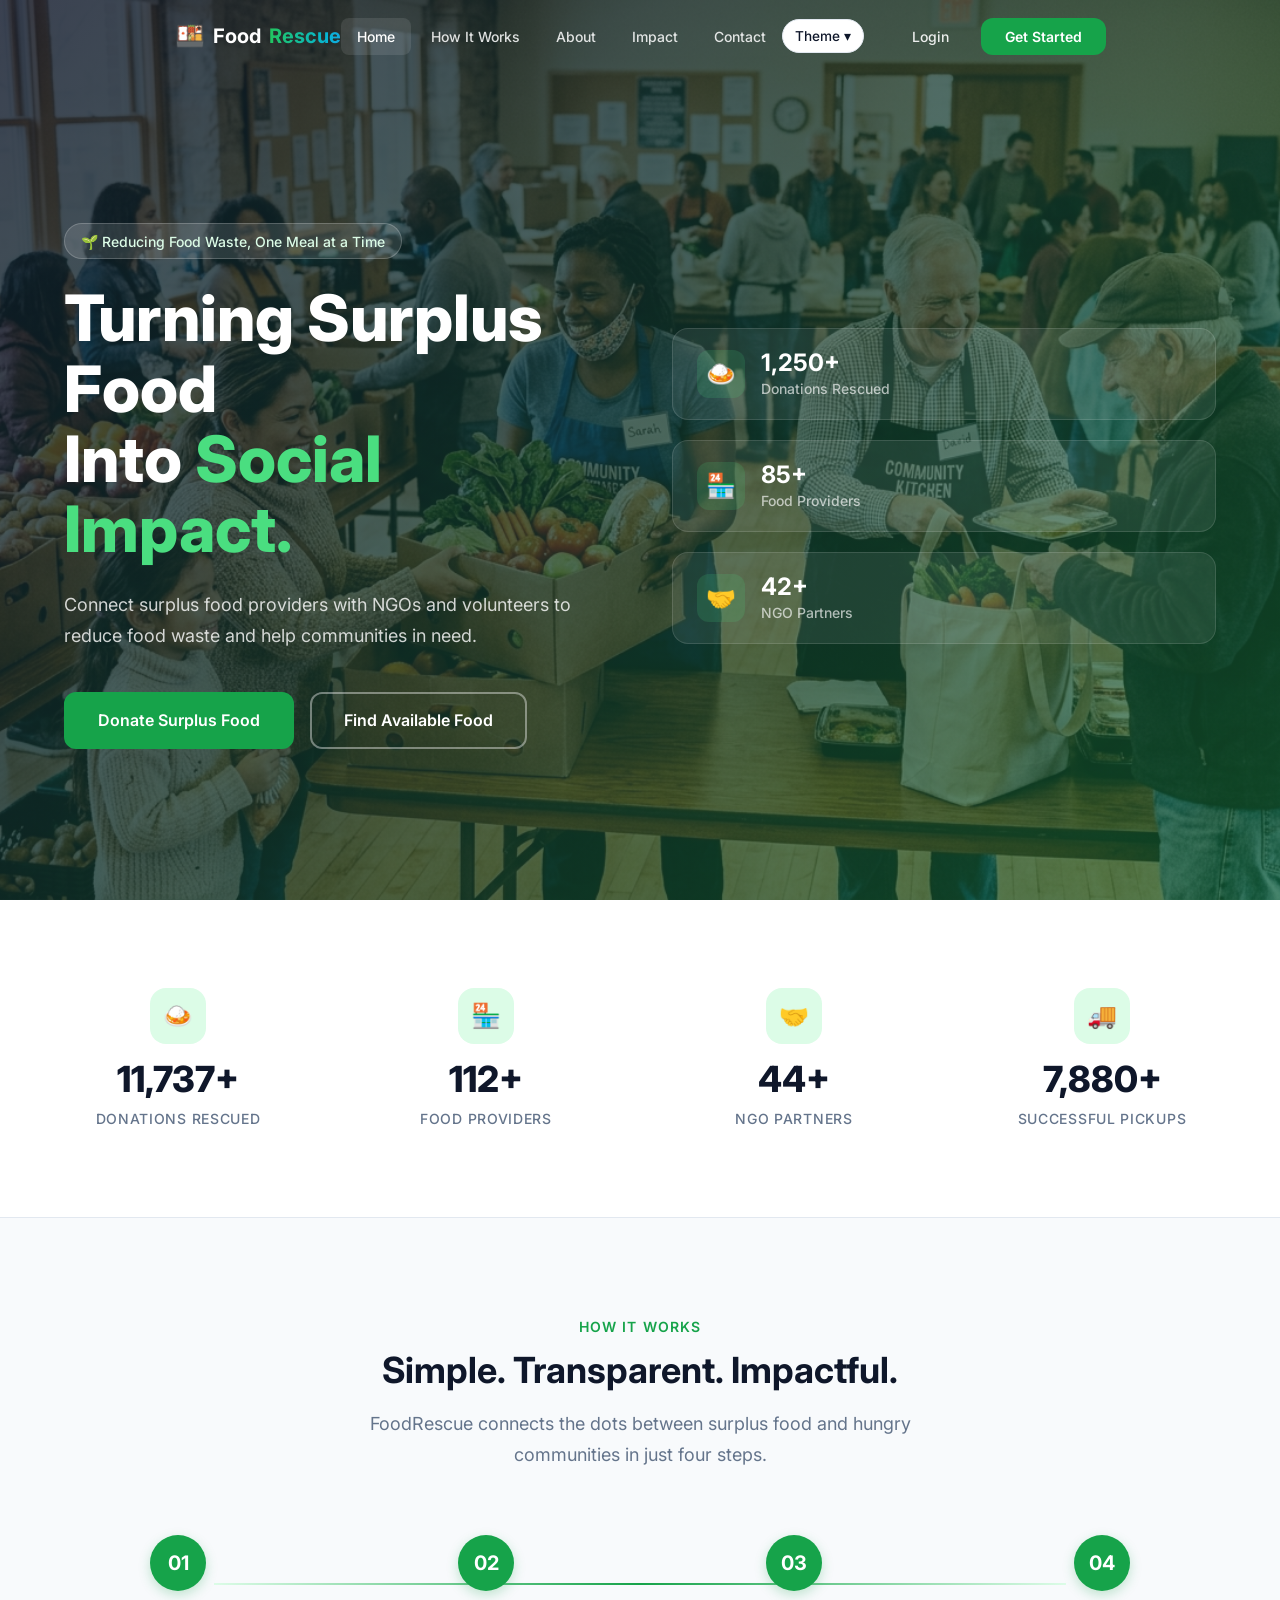
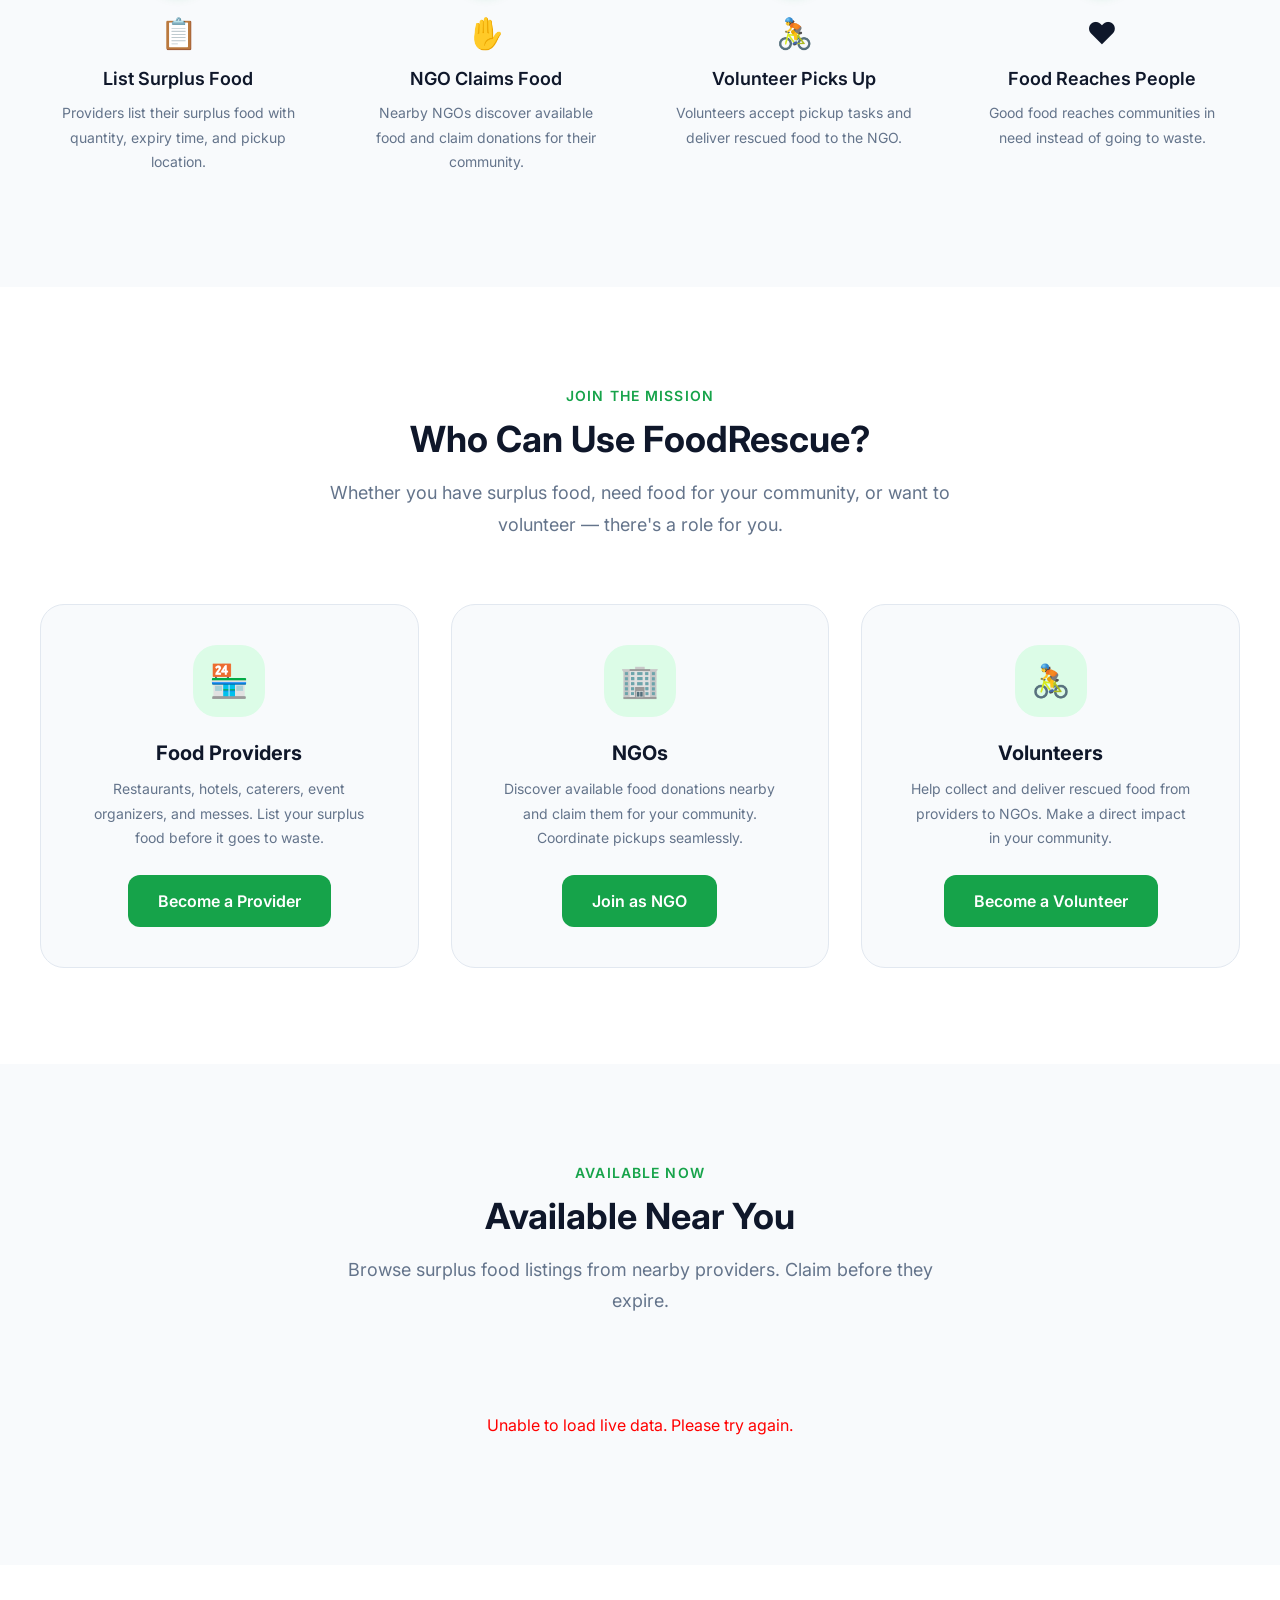
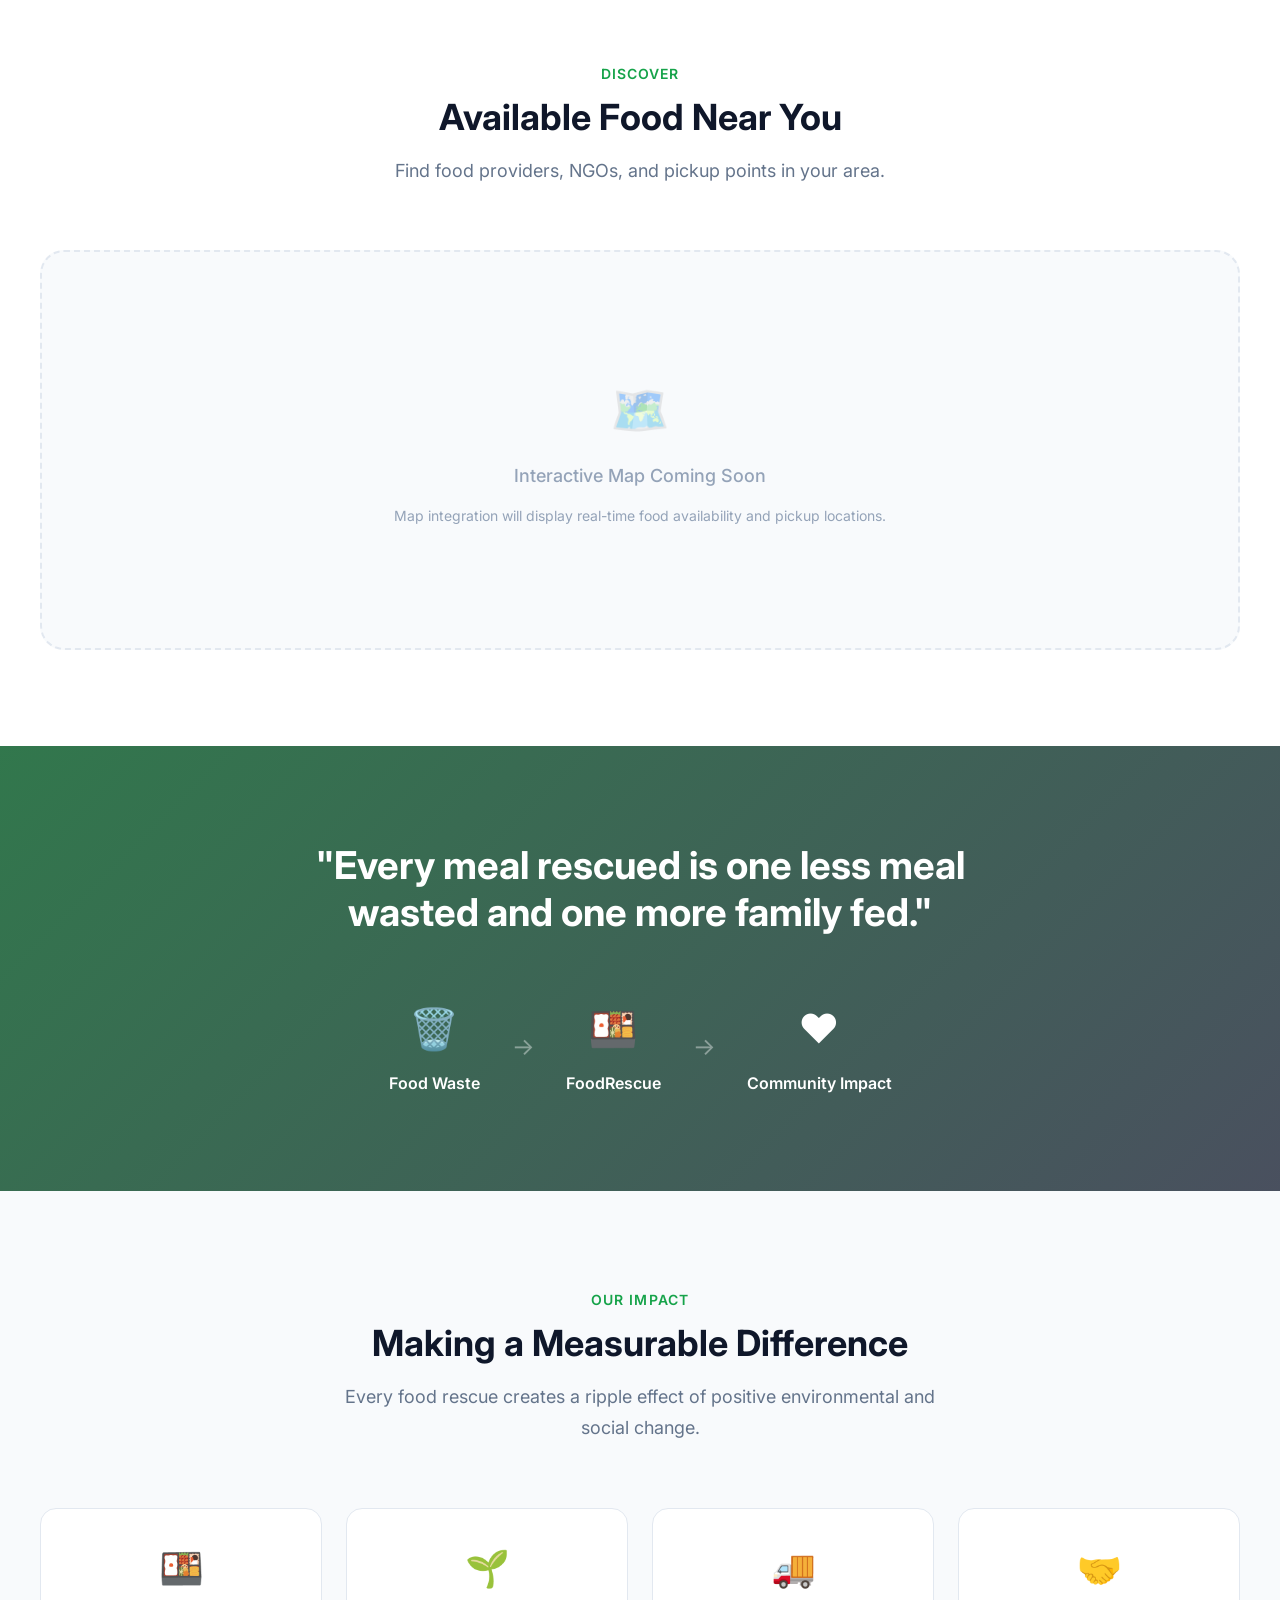
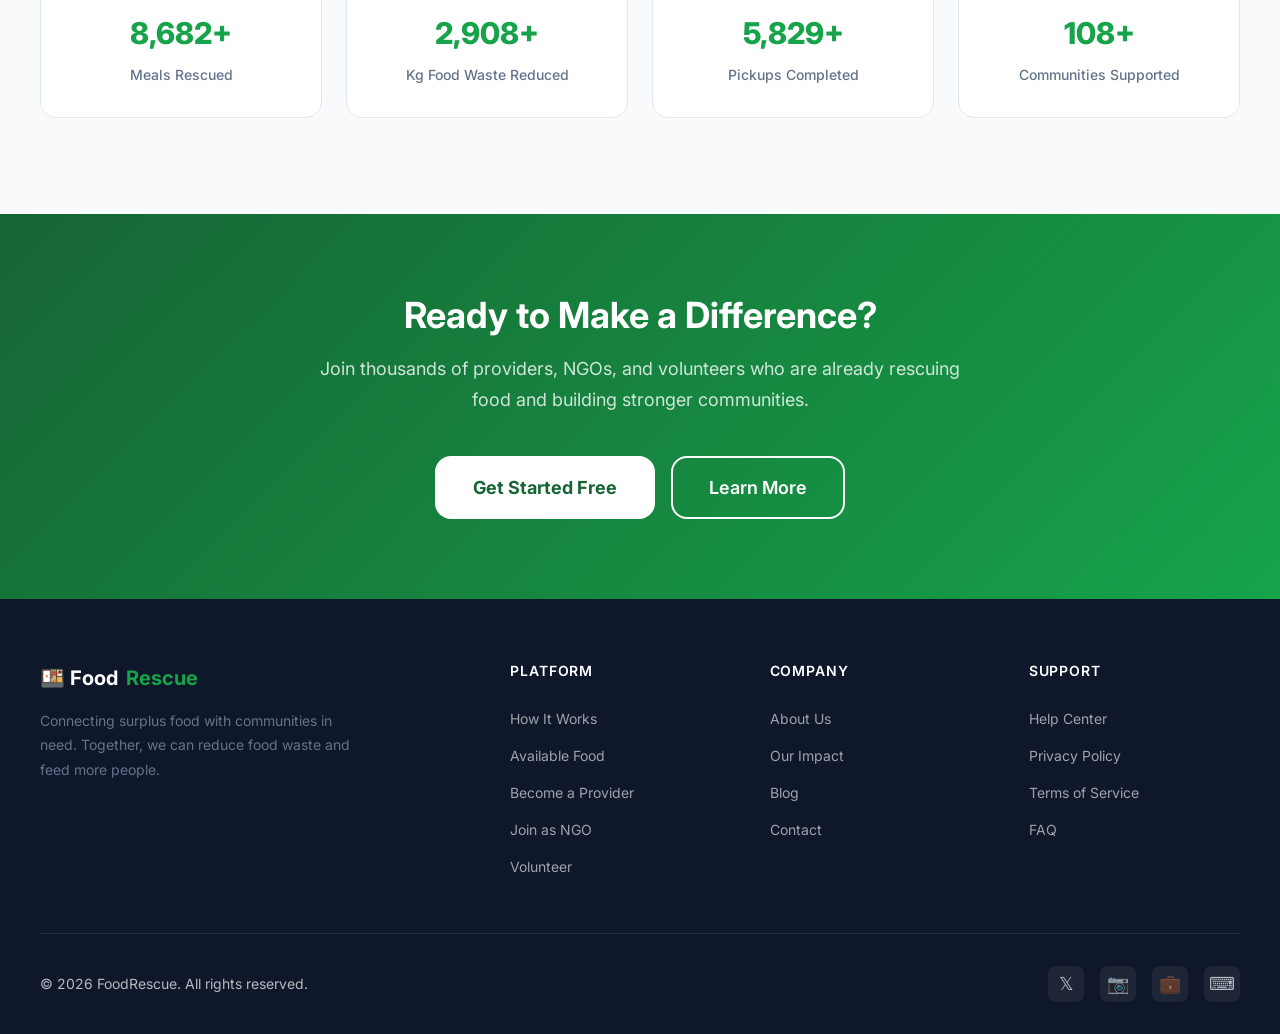
<file: src/main/webapp/index.html>
<!DOCTYPE html>
<html lang="en">
<head>
  <meta charset="UTF-8">
  <meta name="viewport" content="width=device-width, initial-scale=1.0">
  <title>FoodRescue — Turning Surplus Food Into Social Impact</title>
  <meta name="description" content="FoodRescue connects surplus food providers with NGOs and volunteers to reduce food waste and help communities in need. Rescue meals, support communities.">

  <!-- Google Fonts -->
  <link rel="preconnect" href="https://fonts.googleapis.com">
  <link rel="preconnect" href="https://fonts.gstatic.com" crossorigin>
  <link href="https://fonts.googleapis.com/css2?family=Inter:wght@400;500;600;700;800&display=swap" rel="stylesheet">

  <!-- CSS -->
  <!-- Bootstrap 5 CSS -->
  <link href="https://cdn.jsdelivr.net/npm/bootstrap@5.3.2/dist/css/bootstrap.min.css" rel="stylesheet">
  <link rel="stylesheet" href="assets/css/global.css">
  <link rel="stylesheet" href="assets/css/navbar.css">
  <link rel="stylesheet" href="assets/css/hero.css">
  <link rel="stylesheet" href="assets/css/responsive.css">

  <!-- Favicon -->
  <link rel="icon" href="data:image/svg+xml,<svg xmlns='http://www.w3.org/2000/svg' viewBox='0 0 100 100'><text y='.9em' font-size='90'>🍱</text></svg>">
<link rel="stylesheet" href="assets/css/theme.css">

<script>
    (function() {
      var savedTheme = localStorage.getItem('foodrescue-theme');
      if (savedTheme === 'dark' || savedTheme === 'aesthetic') {
        document.documentElement.setAttribute('data-theme', savedTheme);
      }
    })();
  </script>
</head>
<body>

  <!-- ===== Navbar ===== -->
  <nav class="navbar navbar--transparent" id="navbar">
    <div class="navbar__inner">
      <a href="index.html" class="navbar__brand" id="nav-brand">
        <span class="navbar__brand-icon">🍱</span>
        Food<span class="navbar__brand-highlight rgb-text">Rescue</span>
      </a>

      <div class="navbar__nav" id="nav-links">
        <a href="#hero" class="navbar__link navbar__link--active">Home</a>
        <a href="#how-it-works" class="navbar__link">How It Works</a>
        <a href="#about" class="navbar__link">About</a>
        <a href="#impact" class="navbar__link">Impact</a>
        <a href="#contact" class="navbar__link">Contact</a>
      </div>

      <div class="navbar__actions" id="nav-actions">

<div class="theme-dropdown" id="theme-dropdown" style="position:relative; margin-right: 1rem;">
          <button class="theme-btn" id="theme-btn" aria-label="Theme Menu">Theme ▾</button>
          <div class="theme-panel" id="theme-panel">
            <button class="theme-option" data-set-theme="light">Light</button>
            <button class="theme-option" data-set-theme="dark">Dark</button>
            <button class="theme-option" data-set-theme="aesthetic">Aesthetic</button>
          </div>
        </div>
        <a href="login.html" class="navbar__login">
Login</a>
        <a href="register.html" class="navbar__cta">Get Started</a>
      </div>

      <button class="navbar__toggle" id="nav-toggle" aria-label="Toggle navigation menu">
        <span class="navbar__toggle-bar"></span>
        <span class="navbar__toggle-bar"></span>
        <span class="navbar__toggle-bar"></span>
      </button>
    </div>

    <!-- Mobile Menu -->
    <div class="navbar__mobile-menu" id="mobile-menu">
      <a href="#hero" class="navbar__link">Home</a>
      <a href="#how-it-works" class="navbar__link">How It Works</a>
      <a href="#about" class="navbar__link">About</a>
      <a href="#impact" class="navbar__link">Impact</a>
      <a href="#contact" class="navbar__link">Contact</a>
      <div class="navbar__mobile-actions">
        <a href="login.html" class="navbar__login">Login</a>
        <a href="register.html" class="navbar__cta">Get Started</a>
      </div>
    </div>
  </nav>


  <!-- ===== Hero Section ===== -->
  <section class="hero" id="hero" style="background-image: url('assets/images/hero-food.jpg');">
    <div class="hero__inner">
      <div class="hero__content">
        <div class="hero__label">
          🌱 Reducing Food Waste, One Meal at a Time
        </div>
        <h1 class="hero__title">
          Turning Surplus Food<br>
          Into <span>Social Impact.</span>
        </h1>
        <p class="hero__subtitle">
          Connect surplus food providers with NGOs and volunteers to reduce food waste and help communities in need.
        </p>
        <div class="hero__actions">
          <a href="register.html" class="hero__btn-primary">Donate Surplus Food</a>
          <a href="#available-food" class="hero__btn-secondary">Find Available Food</a>
        </div>
      </div>

      <div class="hero__stats">
        <div class="hero__stat-card">
          <div class="hero__stat-icon">🍛</div>
          <div>
            <div class="hero__stat-value" data-count="1250">1,250+</div>
            <div class="hero__stat-label">Donations Rescued</div>
          </div>
        </div>
        <div class="hero__stat-card">
          <div class="hero__stat-icon">🏪</div>
          <div>
            <div class="hero__stat-value" data-count="85">85+</div>
            <div class="hero__stat-label">Food Providers</div>
          </div>
        </div>
        <div class="hero__stat-card">
          <div class="hero__stat-icon">🤝</div>
          <div>
            <div class="hero__stat-value" data-count="42">42+</div>
            <div class="hero__stat-label">NGO Partners</div>
          </div>
        </div>
      </div>
    </div>
  </section>


  <!-- ===== Impact Statistics ===== -->
  <section class="impact-stats" id="impact">
    <div class="impact-stats__grid stagger">
      <div class="impact-stats__item reveal">
        <div class="impact-stats__icon">🍛</div>
        <div class="impact-stats__value" data-target="12540">0</div>
        <div class="impact-stats__label">Donations Rescued</div>
      </div>
      <div class="impact-stats__item reveal">
        <div class="impact-stats__icon">🏪</div>
        <div class="impact-stats__value" data-target="120">0</div>
        <div class="impact-stats__label">Food Providers</div>
      </div>
      <div class="impact-stats__item reveal">
        <div class="impact-stats__icon">🤝</div>
        <div class="impact-stats__value" data-target="48">0</div>
        <div class="impact-stats__label">NGO Partners</div>
      </div>
      <div class="impact-stats__item reveal">
        <div class="impact-stats__icon">🚚</div>
        <div class="impact-stats__value" data-target="8420">0</div>
        <div class="impact-stats__label">Successful Pickups</div>
      </div>
    </div>
  </section>


  <!-- ===== How FoodRescue Works ===== -->
  <section class="how-it-works section" id="how-it-works">
    <div class="section-header">
      <span class="section-label">How It Works</span>
      <h2>Simple. Transparent. Impactful.</h2>
      <p>FoodRescue connects the dots between surplus food and hungry communities in just four steps.</p>
    </div>

    <div class="how-it-works__grid stagger">
      <div class="how-it-works__step reveal">
        <div class="how-it-works__number">01</div>
        <div class="how-it-works__icon">📋</div>
        <h4 class="how-it-works__title">List Surplus Food</h4>
        <p class="how-it-works__desc">Providers list their surplus food with quantity, expiry time, and pickup location.</p>
      </div>
      <div class="how-it-works__step reveal">
        <div class="how-it-works__number">02</div>
        <div class="how-it-works__icon">✋</div>
        <h4 class="how-it-works__title">NGO Claims Food</h4>
        <p class="how-it-works__desc">Nearby NGOs discover available food and claim donations for their community.</p>
      </div>
      <div class="how-it-works__step reveal">
        <div class="how-it-works__number">03</div>
        <div class="how-it-works__icon">🚴</div>
        <h4 class="how-it-works__title">Volunteer Picks Up</h4>
        <p class="how-it-works__desc">Volunteers accept pickup tasks and deliver rescued food to the NGO.</p>
      </div>
      <div class="how-it-works__step reveal">
        <div class="how-it-works__number">04</div>
        <div class="how-it-works__icon">❤️</div>
        <h4 class="how-it-works__title">Food Reaches People</h4>
        <p class="how-it-works__desc">Good food reaches communities in need instead of going to waste.</p>
      </div>
    </div>
  </section>


  <!-- ===== User Roles ===== -->
  <section class="user-roles section" id="about">
    <div class="section-header">
      <span class="section-label">Join the Mission</span>
      <h2>Who Can Use FoodRescue?</h2>
      <p>Whether you have surplus food, need food for your community, or want to volunteer — there's a role for you.</p>
    </div>

    <div class="user-roles__grid stagger">
      <div class="user-roles__card reveal">
        <div class="user-roles__icon">🏪</div>
        <h4 class="user-roles__title">Food Providers</h4>
        <p class="user-roles__desc">Restaurants, hotels, caterers, event organizers, and messes. List your surplus food before it goes to waste.</p>
        <a href="register.html" class="btn btn-primary">Become a Provider</a>
      </div>
      <div class="user-roles__card reveal">
        <div class="user-roles__icon">🏢</div>
        <h4 class="user-roles__title">NGOs</h4>
        <p class="user-roles__desc">Discover available food donations nearby and claim them for your community. Coordinate pickups seamlessly.</p>
        <a href="register.html" class="btn btn-primary">Join as NGO</a>
      </div>
      <div class="user-roles__card reveal">
        <div class="user-roles__icon">🚴</div>
        <h4 class="user-roles__title">Volunteers</h4>
        <p class="user-roles__desc">Help collect and deliver rescued food from providers to NGOs. Make a direct impact in your community.</p>
        <a href="register.html" class="btn btn-primary">Become a Volunteer</a>
      </div>
    </div>
  </section>


  <!-- ===== Available Food ===== -->
  <section class="available-food section" id="available-food">
    <div class="section-header">
      <span class="section-label">Available Now</span>
      <h2>Available Near You</h2>
      <p>Browse surplus food listings from nearby providers. Claim before they expire.</p>
    </div>

    <div class="available-food__grid stagger">
      <!-- Dynamic Content Loaded by homepage.js -->
    </div>
  </section>


  <!-- ===== Map Section (Placeholder) ===== -->
  <section class="map-section section">
    <div class="section-header">
      <span class="section-label">Discover</span>
      <h2>Available Food Near You</h2>
      <p>Find food providers, NGOs, and pickup points in your area.</p>
    </div>

    <div class="map-placeholder">
      <div class="map-placeholder__icon">🗺️</div>
      <div class="map-placeholder__text">Interactive Map Coming Soon</div>
      <div class="map-placeholder__hint">Map integration will display real-time food availability and pickup locations.</div>
    </div>
  </section>


  <!-- ===== Impact Story ===== -->
  <section class="impact-story" style="background-image: url('assets/images/community.jpg');">
    <div class="impact-story__inner">
      <blockquote class="impact-story__quote reveal">
        "Every meal rescued is one less meal wasted and one more family fed."
      </blockquote>

      <div class="impact-story__flow reveal">
        <div class="impact-story__flow-step">
          <div class="impact-story__flow-icon">🗑️</div>
          <div class="impact-story__flow-label">Food Waste</div>
        </div>
        <div class="impact-story__flow-arrow">→</div>
        <div class="impact-story__flow-step">
          <div class="impact-story__flow-icon">🍱</div>
          <div class="impact-story__flow-label">FoodRescue</div>
        </div>
        <div class="impact-story__flow-arrow">→</div>
        <div class="impact-story__flow-step">
          <div class="impact-story__flow-icon">❤️</div>
          <div class="impact-story__flow-label">Community Impact</div>
        </div>
      </div>
    </div>
  </section>


  <!-- ===== Environmental Impact ===== -->
  <section class="env-impact section" id="env-impact">
    <div class="section-header">
      <span class="section-label">Our Impact</span>
      <h2>Making a Measurable Difference</h2>
      <p>Every food rescue creates a ripple effect of positive environmental and social change.</p>
    </div>

    <div class="env-impact__grid stagger">
      <div class="env-impact__card reveal">
        <div class="env-impact__icon">🍱</div>
        <!-- TODO: Replace static values with backend response -->
        <div class="env-impact__value" data-target="12540">0</div>
        <div class="env-impact__label">Meals Rescued</div>
      </div>
      <div class="env-impact__card reveal">
        <div class="env-impact__icon">🌱</div>
        <div class="env-impact__value" data-target="4200">0</div>
        <div class="env-impact__label">Kg Food Waste Reduced</div>
      </div>
      <div class="env-impact__card reveal">
        <div class="env-impact__icon">🚚</div>
        <div class="env-impact__value" data-target="8420">0</div>
        <div class="env-impact__label">Pickups Completed</div>
      </div>
      <div class="env-impact__card reveal">
        <div class="env-impact__icon">🤝</div>
        <div class="env-impact__value" data-target="156">0</div>
        <div class="env-impact__label">Communities Supported</div>
      </div>
    </div>
  </section>


  <!-- ===== CTA Section ===== -->
  <section class="cta-section" id="contact">
    <div class="cta-section__inner">
      <h2 class="cta-section__title">Ready to Make a Difference?</h2>
      <p class="cta-section__desc">
        Join thousands of providers, NGOs, and volunteers who are already rescuing food and building stronger communities.
      </p>
      <div class="cta-section__actions">
        <a href="register.html" class="btn btn-lg btn-cta-white">Get Started Free</a>
        <a href="#how-it-works" class="btn btn-outline btn-lg">Learn More</a>
      </div>
    </div>
  </section>


  <!-- ===== Footer ===== -->
  <footer class="footer">
    <div class="footer__inner">
      <div class="footer__grid">
        <div>
          <div class="footer__brand">🍱 Food<span style="color:#16A34A">Rescue</span></div>
          <p class="footer__brand-desc">
            Connecting surplus food with communities in need. Together, we can reduce food waste and feed more people.
          </p>
        </div>
        <div>
          <h5 class="footer__heading">Platform</h5>
          <a href="#how-it-works" class="footer__link">How It Works</a>
          <a href="#available-food" class="footer__link">Available Food</a>
          <a href="register.html" class="footer__link">Become a Provider</a>
          <a href="register.html" class="footer__link">Join as NGO</a>
          <a href="register.html" class="footer__link">Volunteer</a>
        </div>
        <div>
          <h5 class="footer__heading">Company</h5>
          <a href="#about" class="footer__link">About Us</a>
          <a href="#impact" class="footer__link">Our Impact</a>
          <a href="#" class="footer__link">Blog</a>
          <a href="#contact" class="footer__link">Contact</a>
        </div>
        <div>
          <h5 class="footer__heading">Support</h5>
          <a href="#" class="footer__link">Help Center</a>
          <a href="#" class="footer__link">Privacy Policy</a>
          <a href="#" class="footer__link">Terms of Service</a>
          <a href="#" class="footer__link">FAQ</a>
        </div>
      </div>

      <div class="footer__bottom">
        <span>&copy; 2026 FoodRescue. All rights reserved.</span>
        <div class="footer__socials">
          <a href="#" class="footer__social-link" aria-label="Twitter">𝕏</a>
          <a href="#" class="footer__social-link" aria-label="Instagram">📷</a>
          <a href="#" class="footer__social-link" aria-label="LinkedIn">💼</a>
          <a href="#" class="footer__social-link" aria-label="GitHub">⌨</a>
        </div>
      </div>
    </div>
  </footer>


  <!-- JS -->
  <script src="assets/js/config.js"></script>
  <script src="assets/js/main.js"></script>
  <!-- Bootstrap 5 JS -->
  <script src="https://cdn.jsdelivr.net/npm/bootstrap@5.3.2/dist/js/bootstrap.bundle.min.js"></script>
<script src="assets/js/theme.js"></script>
<script src="assets/js/homepage.js"></script>
</body>
</html>
</file>
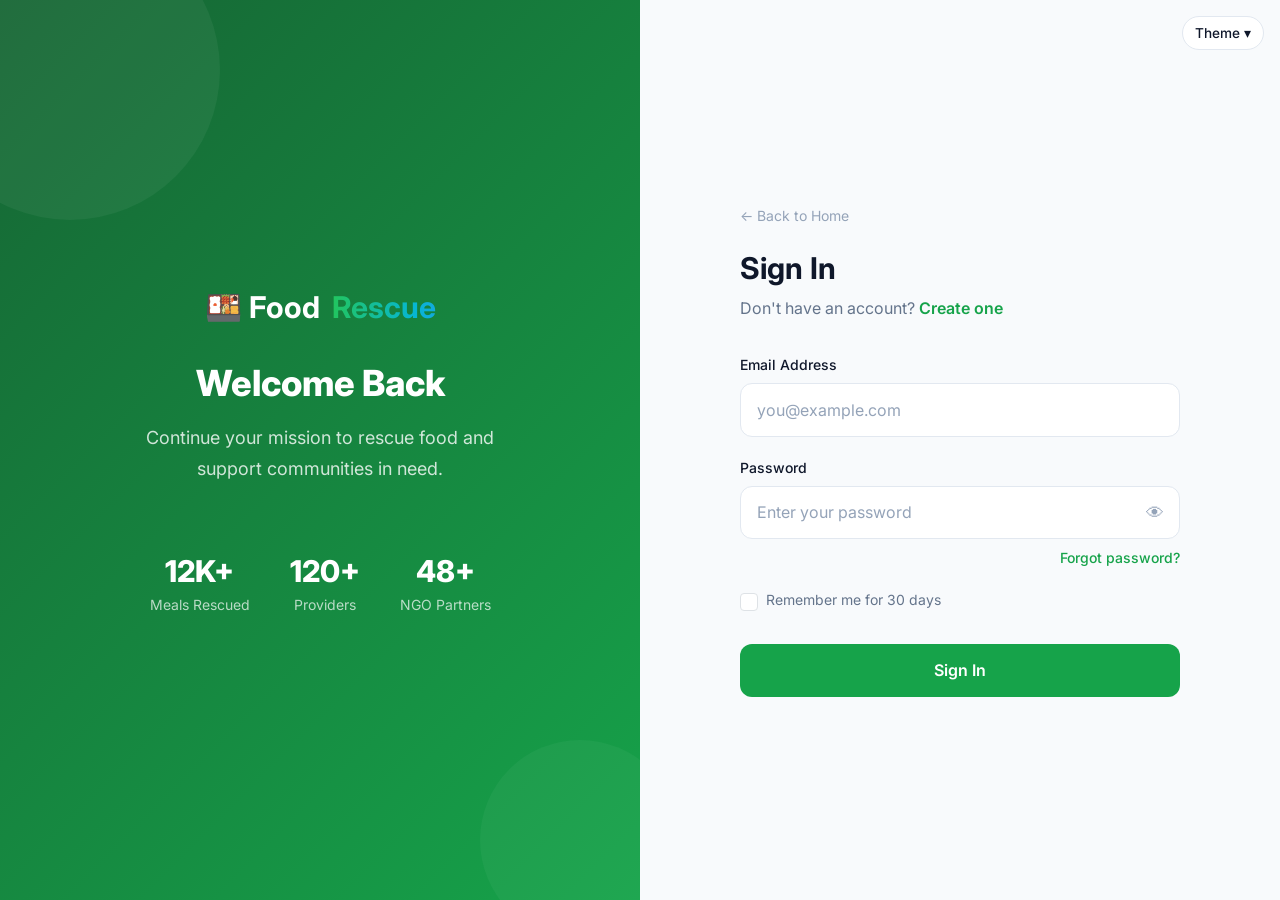
<file: src/main/webapp/login.html>
<!DOCTYPE html>
<html lang="en">

<head>
  <meta charset="UTF-8">
  <meta name="viewport" content="width=device-width, initial-scale=1.0">
  <title>Login — FoodRescue</title>
  <meta name="description" content="Login to your FoodRescue account to manage food donations, claims, and deliveries.">

  <link rel="preconnect" href="https://fonts.googleapis.com">
  <link rel="preconnect" href="https://fonts.gstatic.com" crossorigin>
  <link href="https://fonts.googleapis.com/css2?family=Inter:wght@400;500;600;700;800&display=swap" rel="stylesheet">

  <!-- Bootstrap 5 CSS -->
  <link href="https://cdn.jsdelivr.net/npm/bootstrap@5.3.2/dist/css/bootstrap.min.css" rel="stylesheet">
  <link rel="stylesheet" href="assets/css/global.css">
  <link rel="stylesheet" href="assets/css/forms.css">
  <link rel="stylesheet" href="assets/css/responsive.css">

  <link rel="icon"
    href="data:image/svg+xml,<svg xmlns='http://www.w3.org/2000/svg' viewBox='0 0 100 100'><text y='.9em' font-size='90'>🍱</text></svg>">
<link rel="stylesheet" href="assets/css/theme.css">

<script>
    (function() {
      var savedTheme = localStorage.getItem('foodrescue-theme');
      if (savedTheme === 'dark' || savedTheme === 'aesthetic') {
        document.documentElement.setAttribute('data-theme', savedTheme);
      }
    })();
  </script>
</head>

<body>

  <div class="auth-page">
    <!-- Left Branding Panel -->

<div class="theme-dropdown" id="theme-dropdown" style="position:absolute; top: 1rem; right: 1rem; z-index: 9999;">
      <button class="theme-btn" id="theme-btn" aria-label="Theme Menu">Theme ▾</button>
      <div class="theme-panel" id="theme-panel">
        <button class="theme-option" data-set-theme="light">Light</button>
        <button class="theme-option" data-set-theme="dark">Dark</button>
        <button class="theme-option" data-set-theme="aesthetic">Aesthetic</button>
      </div>
    </div>
    <div class="auth-branding">

      <div class="auth-branding__logo">🍱 Food<span class="rgb-text">Rescue</span></div>
      <h2 class="auth-branding__title">Welcome Back</h2>
      <p class="auth-branding__desc">
        Continue your mission to rescue food and support communities in need.
      </p>
      <div class="auth-branding__stats">
        <div class="auth-branding__stat">
          <div class="auth-branding__stat-value">12K+</div>
          <div class="auth-branding__stat-label">Meals Rescued</div>
        </div>
        <div class="auth-branding__stat">
          <div class="auth-branding__stat-value">120+</div>
          <div class="auth-branding__stat-label">Providers</div>
        </div>
        <div class="auth-branding__stat">
          <div class="auth-branding__stat-value">48+</div>
          <div class="auth-branding__stat-label">NGO Partners</div>
        </div>
      </div>
    </div>

    <!-- Form Panel -->
    <div class="auth-form-panel">
      <div class="auth-form-container">
        <div class="auth-form__header">
          <a href="index.html"
            style="display:inline-flex;align-items:center;gap:0.5rem;font-size:0.875rem;color:var(--color-text-muted);margin-bottom:1.5rem;">
            ← Back to Home
          </a>
          <h1 class="auth-form__title">Sign In</h1>
          <p class="auth-form__subtitle">
            Don't have an account? <a href="register.html">Create one</a>
          </p>
        </div>

        <!-- Alert placeholder -->
        <div id="login-alert" class="auth-alert auth-alert--error hidden">
          <span>⚠️</span>
          <span id="login-alert-text">Invalid email or password.</span>
        </div>

        <!-- Form bound directly to LoginServlet -->
        <form class="auth-form" id="login-form" action="LoginServlet" method="POST">
          <div class="form-group">
            <label for="login-email" class="form-label">Email Address</label>
            <input type="email" id="login-email" name="email" class="form-input" placeholder="you@example.com" required>
          </div>

          <div class="form-group">
            <label for="login-password" class="form-label">Password</label>
            <div class="password-wrapper">
              <input type="password" id="login-password" name="password" class="form-input"
                placeholder="Enter your password" required>
              <button type="button" class="password-toggle" id="toggle-password"
                aria-label="Toggle password visibility">👁</button>
            </div>
          </div>

          <a href="#" class="auth-form__forgot">Forgot password?</a>

          <div class="form-check" style="margin-top: 1rem; margin-bottom: 1.5rem;">
            <input type="checkbox" id="remember-me" name="remember" class="form-check-input">
            <label for="remember-me" class="form-check-label">Remember me for 30 days</label>
          </div>

          <button type="submit" class="auth-form__submit" id="login-submit">
            Sign In
          </button>
        </form>
      </div>
    </div>
  </div>

  <script src="assets/js/config.js"></script>
  <script src="assets/js/auth.js"></script>
  <!-- Bootstrap 5 JS -->
  <script src="https://cdn.jsdelivr.net/npm/bootstrap@5.3.2/dist/js/bootstrap.bundle.min.js"></script>
<script src="assets/js/theme.js"></script>
</body>

</html>
</file>
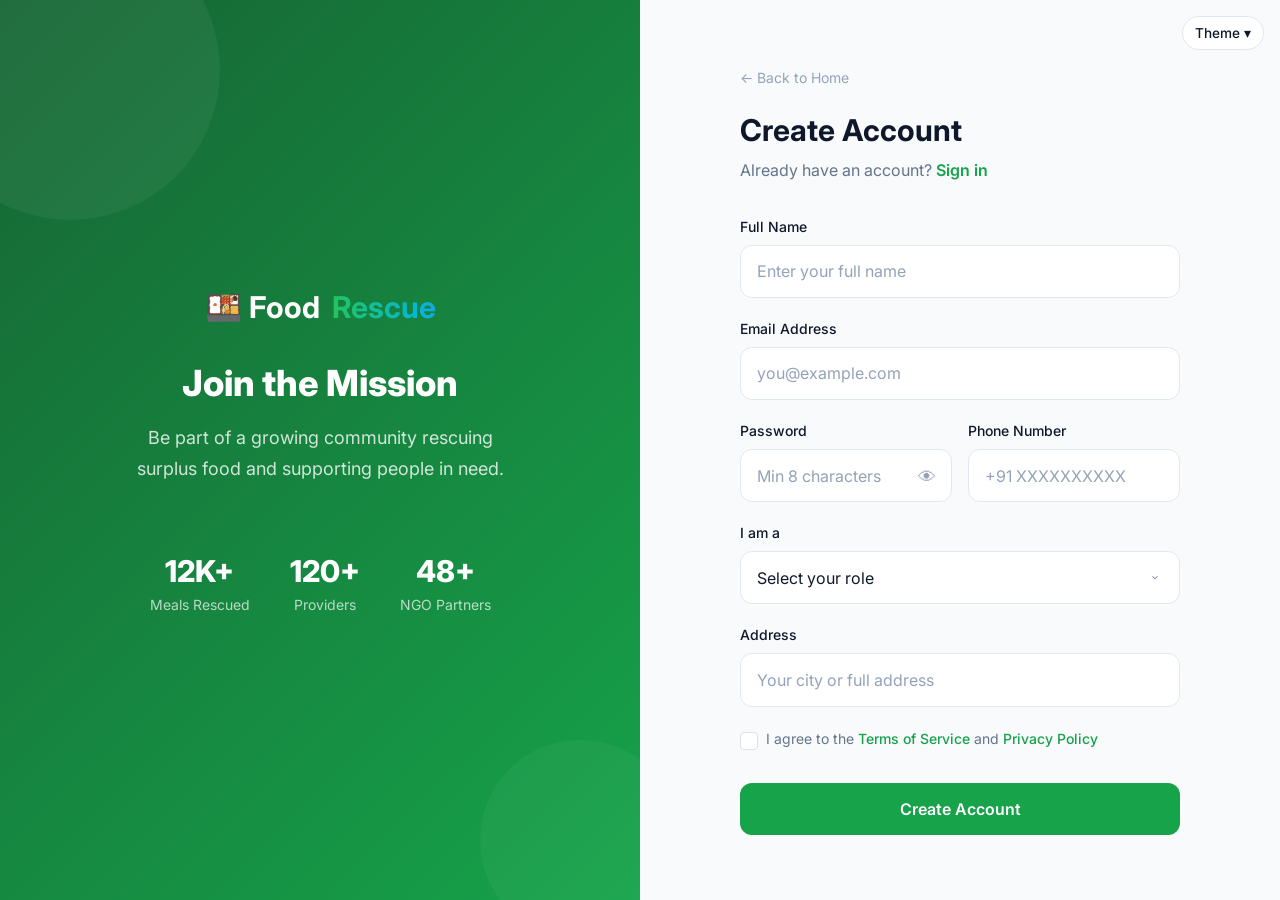
<file: src/main/webapp/register.html>
<!DOCTYPE html>
<html lang="en">

<head>
  <meta charset="UTF-8">
  <meta name="viewport" content="width=device-width, initial-scale=1.0">
  <title>Register — FoodRescue</title>
  <meta name="description"
    content="Create your FoodRescue account as a Provider, NGO, or Volunteer and start making a difference today.">

  <link rel="preconnect" href="https://fonts.googleapis.com">
  <link rel="preconnect" href="https://fonts.gstatic.com" crossorigin>
  <link href="https://fonts.googleapis.com/css2?family=Inter:wght@400;500;600;700;800&display=swap" rel="stylesheet">

  <!-- Bootstrap 5 CSS -->
  <link href="https://cdn.jsdelivr.net/npm/bootstrap@5.3.2/dist/css/bootstrap.min.css" rel="stylesheet">
  <link rel="stylesheet" href="assets/css/global.css">
  <link rel="stylesheet" href="assets/css/forms.css">
  <link rel="stylesheet" href="assets/css/responsive.css">

  <link rel="icon"
    href="data:image/svg+xml,<svg xmlns='http://www.w3.org/2000/svg' viewBox='0 0 100 100'><text y='.9em' font-size='90'>🍱</text></svg>">
<link rel="stylesheet" href="assets/css/theme.css">

<script>
    (function() {
      var savedTheme = localStorage.getItem('foodrescue-theme');
      if (savedTheme === 'dark' || savedTheme === 'aesthetic') {
        document.documentElement.setAttribute('data-theme', savedTheme);
      }
    })();
  </script>
</head>

<body>

  <div class="auth-page">
    <!-- Left Branding Panel -->

<div class="theme-dropdown" id="theme-dropdown" style="position:absolute; top: 1rem; right: 1rem; z-index: 9999;">
      <button class="theme-btn" id="theme-btn" aria-label="Theme Menu">Theme ▾</button>
      <div class="theme-panel" id="theme-panel">
        <button class="theme-option" data-set-theme="light">Light</button>
        <button class="theme-option" data-set-theme="dark">Dark</button>
        <button class="theme-option" data-set-theme="aesthetic">Aesthetic</button>
      </div>
    </div>
    <div class="auth-branding">

      <div class="auth-branding__logo">🍱 Food<span class="rgb-text">Rescue</span></div>
      <h2 class="auth-branding__title">Join the Mission</h2>
      <p class="auth-branding__desc">
        Be part of a growing community rescuing surplus food and supporting people in need.
      </p>
      <div class="auth-branding__stats">
        <div class="auth-branding__stat">
          <div class="auth-branding__stat-value">12K+</div>
          <div class="auth-branding__stat-label">Meals Rescued</div>
        </div>
        <div class="auth-branding__stat">
          <div class="auth-branding__stat-value">120+</div>
          <div class="auth-branding__stat-label">Providers</div>
        </div>
        <div class="auth-branding__stat">
          <div class="auth-branding__stat-value">48+</div>
          <div class="auth-branding__stat-label">NGO Partners</div>
        </div>
      </div>
    </div>

    <!-- Form Panel -->
    <div class="auth-form-panel">
      <div class="auth-form-container">
        <div class="auth-form__header">
          <a href="index.html"
            style="display:inline-flex;align-items:center;gap:0.5rem;font-size:0.875rem;color:var(--color-text-muted);margin-bottom:1.5rem;">
            ← Back to Home
          </a>
          <h1 class="auth-form__title">Create Account</h1>
          <p class="auth-form__subtitle">
            Already have an account? <a href="login.html">Sign in</a>
          </p>
        </div>

        <!-- Alert placeholder -->
        <div id="register-alert" class="auth-alert auth-alert--error hidden">
          <span>⚠️</span>
          <span id="register-alert-text">Something went wrong.</span>
        </div>

        <form class="auth-form" id="register-form" action="register" method="POST">
          <div class="form-group">
            <label for="reg-name" class="form-label">Full Name</label>
            <input type="text" id="reg-name" name="name" class="form-input" placeholder="Enter your full name" required>
          </div>

          <div class="form-group">
            <label for="reg-email" class="form-label">Email Address</label>
            <input type="email" id="reg-email" name="email" class="form-input" placeholder="you@example.com" required>
          </div>

          <div class="form-row">
            <div class="form-group">
              <label for="reg-password" class="form-label">Password</label>
              <div class="password-wrapper">
                <input type="password" id="reg-password" name="password" class="form-input"
                  placeholder="Min 8 characters" required minlength="8">
                <button type="button" class="password-toggle"
                  aria-label="Toggle password visibility">👁</button>
              </div>
            </div>
            <div class="form-group">
              <label for="reg-phone" class="form-label">Phone Number</label>
              <input type="tel" id="reg-phone" name="phone" class="form-input" placeholder="+91 XXXXXXXXXX" required>
            </div>
          </div>

          <div class="form-group">
            <label for="reg-role" class="form-label">I am a</label>
            <select id="reg-role" name="role" class="form-select" required>
              <option value="" disabled selected>Select your role</option>
              <option value="PROVIDER">Food Provider</option>
              <option value="NGO">NGO / Organization</option>
              <option value="VOLUNTEER">Volunteer</option>
            </select>
          </div>

          <div class="form-group">
            <label for="reg-address" class="form-label">Address</label>
            <input type="text" id="reg-address" name="address" class="form-input"
              placeholder="Your city or full address" required>
          </div>

          <div class="form-check" style="margin-top: 1rem; margin-bottom: 1.5rem;">
            <input type="checkbox" id="terms" name="terms" class="form-check-input" required>
            <label for="terms" class="form-check-label">I agree to the <a href="#">Terms of Service</a> and <a
                href="#">Privacy Policy</a></label>
          </div>

          <button type="submit" class="auth-form__submit" id="register-submit">
            Create Account
          </button>
        </form>
      </div>
    </div>
  </div>

  <script src="assets/js/config.js"></script>
  <script src="assets/js/auth.js"></script>
  <!-- Bootstrap 5 JS -->
  <script src="https://cdn.jsdelivr.net/npm/bootstrap@5.3.2/dist/js/bootstrap.bundle.min.js"></script>
<script src="assets/js/theme.js"></script>
</body>

</html>
</file>
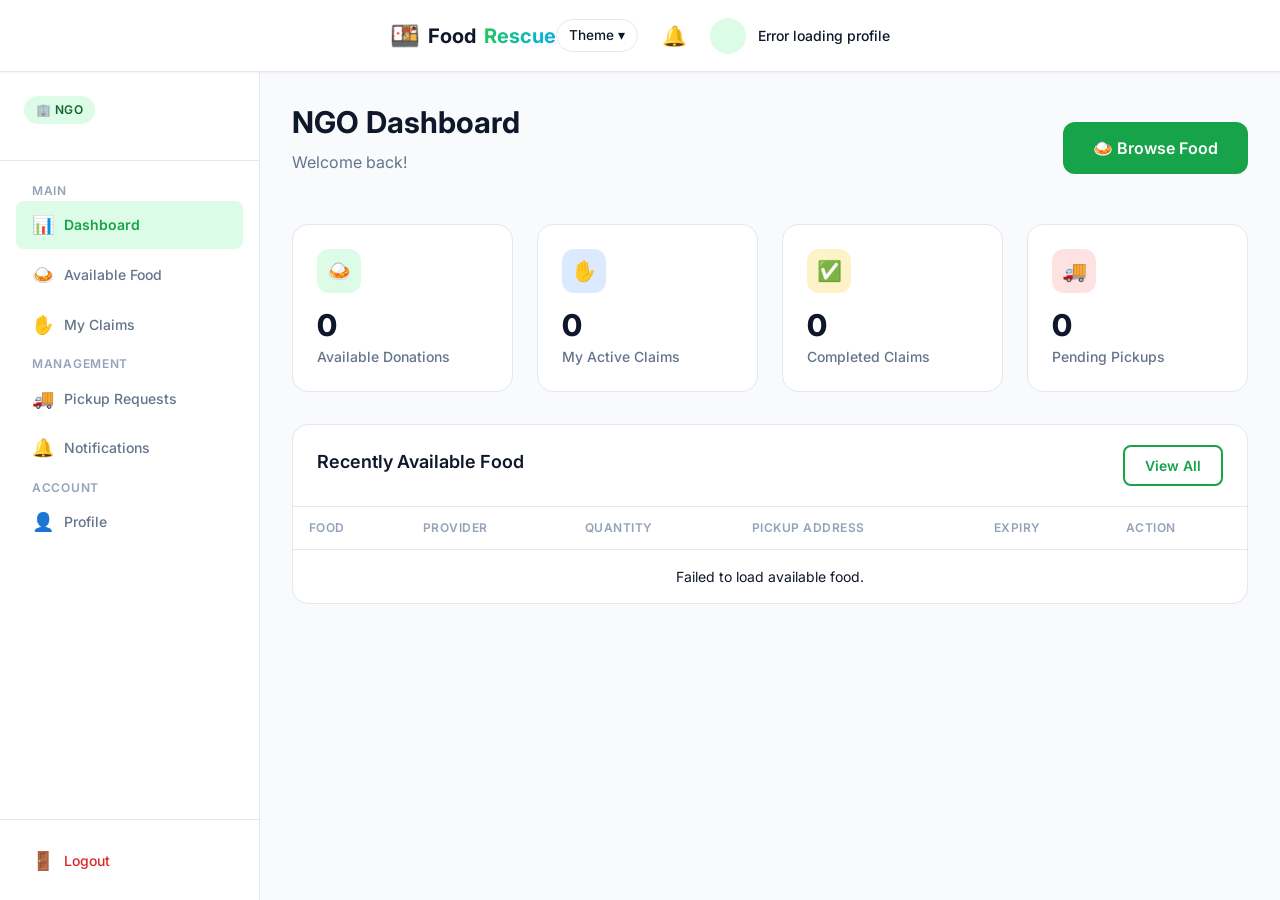
<file: src/main/webapp/ngo/dashboard.html>
<!DOCTYPE html>
<html lang="en">
<head>
  <meta charset="UTF-8">
  <meta name="viewport" content="width=device-width, initial-scale=1.0">
  <title>NGO Dashboard — FoodRescue</title>
  <meta name="description" content="Discover available food donations, manage claims, and coordinate pickups for your community.">

  <link rel="preconnect" href="https://fonts.googleapis.com">
  <link rel="preconnect" href="https://fonts.gstatic.com" crossorigin>
  <link href="https://fonts.googleapis.com/css2?family=Inter:wght@400;500;600;700;800&display=swap" rel="stylesheet">

  <!-- Bootstrap 5 CSS -->
  <link href="https://cdn.jsdelivr.net/npm/bootstrap@5.3.2/dist/css/bootstrap.min.css" rel="stylesheet">
  <link rel="stylesheet" href="../assets/css/global.css">
  <link rel="stylesheet" href="../assets/css/navbar.css">
  <link rel="stylesheet" href="../assets/css/dashboard.css">
  <link rel="stylesheet" href="../assets/css/responsive.css">

  <link rel="icon" href="data:image/svg+xml,<svg xmlns='http://www.w3.org/2000/svg' viewBox='0 0 100 100'><text y='.9em' font-size='90'>🍱</text></svg>">
<link rel="stylesheet" href="../assets/css/theme.css">

<script>
    (function() {
      var savedTheme = localStorage.getItem('foodrescue-theme');
      if (savedTheme === 'dark' || savedTheme === 'aesthetic') {
        document.documentElement.setAttribute('data-theme', savedTheme);
      }
    })();
  </script>
</head>
<body>

  <!-- Navbar -->
  <nav class="navbar navbar--solid" id="navbar">
    <div class="navbar__inner">
      <div style="display:flex;align-items:center;gap:1rem;">
        <button class="sidebar-toggle-btn" id="sidebar-toggle" aria-label="Toggle sidebar" style="display:none;background:none;border:none;font-size:1.5rem;cursor:pointer;color:var(--color-text);">☰</button>
        <a href="../index.html" class="navbar__brand" style="color:var(--color-text);">
          <span class="navbar__brand-icon">🍱</span>
          Food<span class="navbar__brand-highlight rgb-text">Rescue</span>
        </a>
      </div>
      <div style="display:flex;align-items:center;gap:1rem;">
        <div class="theme-dropdown" id="theme-dropdown" style="position:relative;">
          <button class="theme-btn" id="theme-btn" aria-label="Theme Menu">Theme ▾</button>
          <div class="theme-panel" id="theme-panel">
            <button class="theme-option" data-set-theme="light">Light</button>
            <button class="theme-option" data-set-theme="dark">Dark</button>
            <button class="theme-option" data-set-theme="aesthetic">Aesthetic</button>
          </div>
        </div>
        <div class="notification-dropdown" id="notification-dropdown">
          <button class="notification-btn" id="notification-btn" aria-label="Notifications">
            🔔 <span class="notification-btn__count" id="notification-count" style="display:none;">0</span>
          </button>
          <div class="notification-panel" id="notification-panel">
            <div class="notification-panel__header">
              <span class="notification-panel__title">Notifications</span>
              <button class="notification-panel__mark-read" id="mark-all-read">Mark all read</button>
            </div>
            <div class="notification-panel__list">
              <div class="notification-item notification-item--unread">
                <div class="notification-item__icon notification-item__icon--success">🍛</div>
                <div class="notification-item__content">
                  <div class="notification-item__title">New food available near you</div>
                  <div class="notification-item__time">5 minutes ago</div>
                </div>
                <div class="notification-item__dot"></div>
              </div>
              <div class="notification-item notification-item--unread">
                <div class="notification-item__icon notification-item__icon--info">🚴</div>
                <div class="notification-item__content">
                  <div class="notification-item__title">Volunteer assigned for your pickup</div>
                  <div class="notification-item__time">30 minutes ago</div>
                </div>
                <div class="notification-item__dot"></div>
              </div>
            </div>
            <div class="notification-panel__footer"><a href="#">View all notifications</a></div>
          </div>
        </div>
        <div style="display:flex;align-items:center;gap:0.75rem;cursor:pointer;">
          <div style="width:36px;height:36px;border-radius:50%;background:var(--color-primary-light);display:flex;align-items:center;justify-content:center;font-weight:700;color:var(--color-primary);font-size:0.875rem;" id="header-avatar-initials"></div>
          <span style="font-size:0.875rem;font-weight:500;color:var(--color-text);" id="header-user-name"></span>
        </div>
      </div>
    </div>
  </nav>

  <div class="dashboard">
    <div class="sidebar-overlay" id="sidebar-overlay"></div>

    <!-- Sidebar -->
    <aside class="sidebar" id="sidebar">
      <div class="sidebar__header">
        <span class="sidebar__role" id="sidebar-role-display">🏢 NGO</span>
        <div class="sidebar__user-name" id="sidebar-user-name"></div>
        <div class="sidebar__user-email" id="sidebar-user-email"></div>
      </div>
      <nav class="sidebar__nav">
        <span class="sidebar__section-label">Main</span>
        <a href="#" class="sidebar__link sidebar__link--active" data-page="dashboard">
          <span class="sidebar__link-icon">📊</span> Dashboard
        </a>
        <a href="#" class="sidebar__link" data-page="available">
          <span class="sidebar__link-icon">🍛</span> Available Food
          <span class="sidebar__link-badge" style="display:none;">0</span>
        </a>
        <a href="#" class="sidebar__link" data-page="claims">
          <span class="sidebar__link-icon">✋</span> My Claims
        </a>
        <span class="sidebar__section-label">Management</span>
        <a href="#" class="sidebar__link" data-page="pickups">
          <span class="sidebar__link-icon">🚚</span> Pickup Requests
        </a>
        <a href="#" class="sidebar__link" data-page="notifications">
          <span class="sidebar__link-icon">🔔</span> Notifications
          <span class="sidebar__link-badge" style="display:none;">0</span>
        </a>
        <span class="sidebar__section-label">Account</span>
        <a href="#" class="sidebar__link" data-page="profile">
          <span class="sidebar__link-icon">👤</span> Profile
        </a>
      </nav>
      <div class="sidebar__footer">
        <button class="sidebar__logout" id="logout-btn">
          <span class="sidebar__link-icon">🚪</span> Logout
        </button>
      </div>
    </aside>

    <!-- Main -->
    <main class="dashboard__main">

      <!-- Dashboard Overview -->
      <div id="page-dashboard">
        <div class="dashboard__header">
          <div>
            <h1 class="dashboard__title">NGO Dashboard</h1>
            <p class="dashboard__subtitle" id="dashboard-welcome">Welcome back!</p>
          </div>
          <a href="#" class="btn btn-primary" onclick="showPage('available');return false;">🍛 Browse Food</a>
        </div>

        <div class="stats-grid">
          <div class="stat-card">
            <div class="stat-card__header">
              <div class="stat-card__icon stat-card__icon--green">🍛</div>
            </div>

            <div class="stat-card__value">0</div>
            <div class="stat-card__label">Available Donations</div>
          </div>
          <div class="stat-card">
            <div class="stat-card__header">
              <div class="stat-card__icon stat-card__icon--blue">✋</div>
            </div>
            <div class="stat-card__value" id="ngo-stat-active-claims">0</div>
            <div class="stat-card__label">My Active Claims</div>
          </div>
          <div class="stat-card">
            <div class="stat-card__header">
              <div class="stat-card__icon stat-card__icon--yellow">✅</div>
            </div>
            <div class="stat-card__value" id="ngo-stat-completed-claims">0</div>
            <div class="stat-card__label">Completed Claims</div>
          </div>
          <div class="stat-card">
            <div class="stat-card__header">
              <div class="stat-card__icon stat-card__icon--red">🚚</div>
            </div>
            <div class="stat-card__value" id="ngo-stat-pending-pickups">0</div>
            <div class="stat-card__label">Pending Pickups</div>
          </div>
        </div>

        <!-- Recent Available Food -->
        <div class="dashboard-panel">
          <div class="dashboard-panel__header">
            <h3 class="dashboard-panel__title">Recently Available Food</h3>
            <a href="#" class="btn btn-sm btn-secondary" onclick="showPage('available');return false;">View All</a>
          </div>
          <div class="dashboard-panel__body" style="padding:0;">
            <table class="data-table">
              <thead>
                <tr>
                  <th>Food</th>
                  <th>Provider</th>
                  <th>Quantity</th>
                  <th>Pickup Address</th>
                  <th>Expiry</th>
                  <th>Action</th>
                </tr>
              </thead>
              <tbody id="ngo-recent-available-tbody">
                <!-- Loaded dynamically via JS -->
              </tbody>
            </table>
          </div>
        </div>
      </div>


      <!-- Available Food Page -->
      <div id="page-available" class="hidden">
        <div class="dashboard__header">
          <div>
            <h1 class="dashboard__title">Available Food</h1>
            <p class="dashboard__subtitle">Browse and claim surplus food near you.</p>
          </div>
        </div>
        <div class="dashboard-panel">
          <div class="dashboard-panel__body" style="padding:0;">
            <table class="data-table">
              <thead>
                <tr>
                  <th>Food</th>
                  <th>Provider</th>
                  <th>Quantity</th>
                  <th>Pickup Address</th>
                  <th>Expiry</th>
                  <th>Action</th>
                </tr>
              </thead>
              <tbody id="ngo-all-available-tbody">
                <!-- Loaded dynamically via JS -->
              </tbody>
            </table>
          </div>
        </div>
      </div>


      <!-- My Claims Page -->
      <div id="page-claims" class="hidden">
        <div class="dashboard__header">
          <div>
            <h1 class="dashboard__title">My Claims</h1>
            <p class="dashboard__subtitle">Food you have claimed for your community.</p>
          </div>
        </div>
        <div class="dashboard-panel">
          <div class="dashboard-panel__body" style="padding:0;">
            <table class="data-table">
              <thead>
                <tr><th>Food</th><th>Provider</th><th>Quantity</th><th>Status</th><th>Action</th></tr>
              </thead>
              <tbody id="ngo-claims-tbody">
                <tr><td colspan="5" style="text-align:center;padding:2rem;">Loading claims...</td></tr>
              </tbody>
            </table>
          </div>
        </div>
      </div>


      <!-- Pickups Page -->
      <div id="page-pickups" class="hidden">
        <div class="dashboard__header">
          <div>
            <h1 class="dashboard__title">Pickup Requests</h1>
            <p class="dashboard__subtitle">Track volunteer pickups for your claimed food.</p>
          </div>
        </div>
        <div class="dashboard-panel">
          <div class="dashboard-panel__body" style="padding:0;">
            <table class="data-table">
              <thead>
                <tr><th>Food</th><th>Volunteer</th><th>Provider</th><th>Status</th></tr>
              </thead>
              <tbody id="ngo-pickups-tbody">
                <tr><td colspan="4" style="text-align:center;">Loading...</td></tr>
              </tbody>
            </table>
          </div>
        </div>
      </div>



        <!-- Notifications -->

      <div id="page-notifications" class="hidden">
        <div class="dashboard__header">
          <div>
            <h1 class="dashboard__title">Notifications</h1>
            <p class="dashboard__subtitle">Stay updated with food availability and pickups.</p>
          </div>
        </div>
        <div class="dashboard-panel">
          <div class="dashboard-panel__body" id="notifications-container">
            <!-- Handled dynamically by JS -->
          </div>
        </div>
      </div>


      <!-- Profile -->
      <div id="page-profile" class="hidden">
        <div class="dashboard__header">
          <div>
            <h1 class="dashboard__title">Profile</h1>
            <p class="dashboard__subtitle">Manage your organization details.</p>
          </div>
        </div>
        <div class="profile-card">
          <div class="profile-card__header">
            <div class="profile-card__avatar" id="profile-card-avatar"></div>
            <div>
              <div class="profile-card__name" id="profile-card-name"></div>
              <span class="badge badge-info profile-card__role" id="profile-card-role-badge">NGO</span>
            </div>
          </div>
          <div class="profile-card__body">
            <div class="profile-field">
              <div class="profile-field__label">Org Name</div>
              <div class="profile-field__value" id="profile-field-name"></div>
            </div>
            <div class="profile-field">
              <div class="profile-field__label">Email</div>
              <div class="profile-field__value" id="profile-field-email"></div>
            </div>
            <div class="profile-field">
              <div class="profile-field__label">Phone</div>
              <div class="profile-field__value" id="profile-field-phone"></div>
            </div>
            <div class="profile-field">
              <div class="profile-field__label">Role</div>
              <div class="profile-field__value" id="profile-field-role"></div>
            </div>
            <div class="profile-field">
              <div class="profile-field__label">Address</div>
              <div class="profile-field__value" id="profile-field-address"></div>
            </div>
          </div>
          <div class="profile-card__footer">
            <button class="btn btn-primary" onclick="openEditProfileModal()">Edit Profile</button>
          </div>
        </div>
      </div>

      <!-- Edit Profile Modal -->
      <div class="modal fade" id="editProfileModal" tabindex="-1" aria-labelledby="editProfileModalLabel" aria-hidden="true">
        <div class="modal-dialog">
          <div class="modal-content">
            <form id="edit-profile-form">
              <div class="modal-header">
                <h5 class="modal-title" id="editProfileModalLabel">Edit Profile</h5>
                <button type="button" class="btn-close" data-bs-dismiss="modal" aria-label="Close"></button>
              </div>
              <div class="modal-body">
                <div id="edit-profile-alert" class="alert d-none"></div>
                <div class="mb-3">
                  <label for="edit-profile-name" class="form-label">Full Name</label>
                  <input type="text" class="form-control" id="edit-profile-name" name="name" required>
                </div>
                <div class="mb-3">
                  <label for="edit-profile-email" class="form-label">Email (Read Only)</label>
                  <input type="email" class="form-control" id="edit-profile-email" disabled>
                </div>
                <div class="mb-3">
                  <label for="edit-profile-phone" class="form-label">Phone</label>
                  <input type="text" class="form-control" id="edit-profile-phone" name="phone">
                </div>
                <div class="mb-3">
                  <label for="edit-profile-address" class="form-label">Address</label>
                  <textarea class="form-control" id="edit-profile-address" name="address" rows="3"></textarea>
                </div>
              </div>
              <div class="modal-footer">
                <button type="button" class="btn btn-secondary" data-bs-dismiss="modal">Cancel</button>
                <button type="submit" class="btn btn-primary" id="edit-profile-submit">Save Changes</button>
              </div>
            </form>
          </div>
        </div>
      </div>

    </main>
  </div>

  <script src="../assets/js/config.js"></script>
  <script src="../assets/js/dashboard.js"></script>
  <!-- Bootstrap 5 JS -->
  <script src="https://cdn.jsdelivr.net/npm/bootstrap@5.3.2/dist/js/bootstrap.bundle.min.js"></script>
<script src="../assets/js/theme.js"></script>
</body>
</html>
</file>
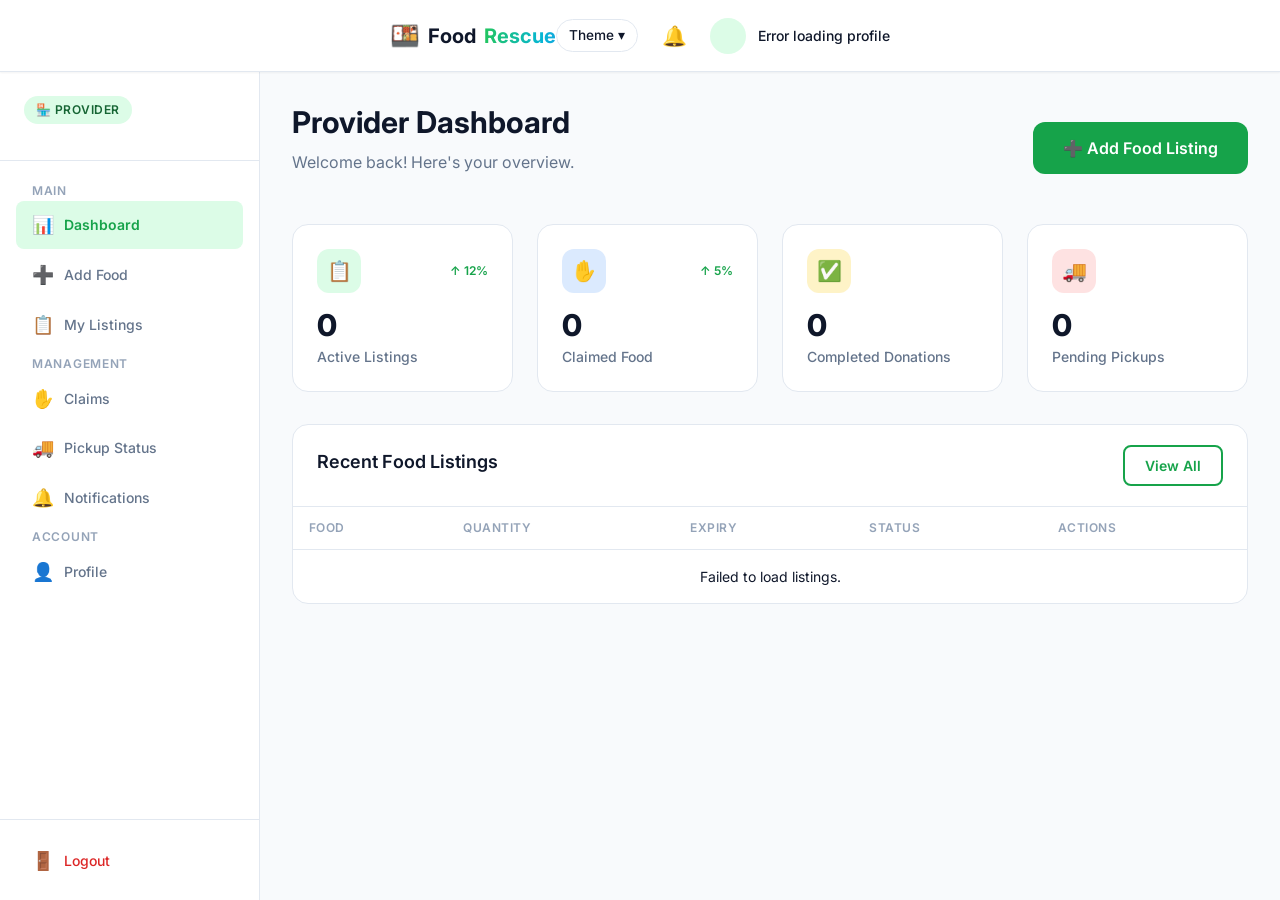
<file: src/main/webapp/provider/dashboard.html>
<!DOCTYPE html>
<html lang="en">
<head>
  <meta charset="UTF-8">
  <meta name="viewport" content="width=device-width, initial-scale=1.0">
  <title>Provider Dashboard — FoodRescue</title>
  <meta name="description" content="Manage your surplus food listings, track claims, and monitor pickup status.">

  <link rel="preconnect" href="https://fonts.googleapis.com">
  <link rel="preconnect" href="https://fonts.gstatic.com" crossorigin>
  <link href="https://fonts.googleapis.com/css2?family=Inter:wght@400;500;600;700;800&display=swap" rel="stylesheet">

  <!-- Bootstrap 5 CSS -->
  <link href="https://cdn.jsdelivr.net/npm/bootstrap@5.3.2/dist/css/bootstrap.min.css" rel="stylesheet">
  <link rel="stylesheet" href="../assets/css/global.css">
  <link rel="stylesheet" href="../assets/css/navbar.css">
  <link rel="stylesheet" href="../assets/css/dashboard.css">
  <link rel="stylesheet" href="../assets/css/responsive.css">

  <link rel="icon" href="data:image/svg+xml,<svg xmlns='http://www.w3.org/2000/svg' viewBox='0 0 100 100'><text y='.9em' font-size='90'>🍱</text></svg>">
<link rel="stylesheet" href="../assets/css/theme.css">

<script>
    (function() {
      var savedTheme = localStorage.getItem('foodrescue-theme');
      if (savedTheme === 'dark' || savedTheme === 'aesthetic') {
        document.documentElement.setAttribute('data-theme', savedTheme);
      }
    })();
  </script>
</head>
<body>

  <!-- ===== Dashboard Navbar ===== -->
  <nav class="navbar navbar--solid" id="navbar">
    <div class="navbar__inner">
      <div style="display:flex;align-items:center;gap:1rem;">
        <button class="sidebar-toggle-btn" id="sidebar-toggle" aria-label="Toggle sidebar" style="display:none;background:none;border:none;font-size:1.5rem;cursor:pointer;color:var(--color-text);">☰</button>
        <a href="../index.html" class="navbar__brand" style="color:var(--color-text);">
          <span class="navbar__brand-icon">🍱</span>
          Food<span class="navbar__brand-highlight rgb-text">Rescue</span>
        </a>
      </div>

      <div style="display:flex;align-items:center;gap:1rem;">

<div class="theme-dropdown" id="theme-dropdown" style="position:relative;">
          <button class="theme-btn" id="theme-btn" aria-label="Theme Menu">Theme ▾</button>
          <div class="theme-panel" id="theme-panel">
            <button class="theme-option" data-set-theme="light">Light</button>
            <button class="theme-option" data-set-theme="dark">Dark</button>
            <button class="theme-option" data-set-theme="aesthetic">Aesthetic</button>
          </div>
        </div>
        <!-- Notifications -->

        <div class="notification-dropdown" id="notification-dropdown">
          <button class="notification-btn" id="notification-btn" aria-label="Notifications">
            🔔
            <span class="notification-btn__count" id="notification-count" style="display:none;">0</span>
          </button>
          <div class="notification-panel" id="notification-panel">
            <div class="notification-panel__header">
              <span class="notification-panel__title">Notifications</span>
              <button class="notification-panel__mark-read" id="mark-all-read">Mark all read</button>
            </div>
            <div class="notification-panel__list">
              <div class="notification-item notification-item--unread">
                <div class="notification-item__icon notification-item__icon--success">✅</div>
                <div class="notification-item__content">
                  <div class="notification-item__title">Food claim approved</div>
                  <div class="notification-item__time">2 minutes ago</div>
                </div>
                <div class="notification-item__dot"></div>
              </div>
              <div class="notification-item notification-item--unread">
                <div class="notification-item__icon notification-item__icon--info">🚴</div>
                <div class="notification-item__content">
                  <div class="notification-item__title">Volunteer assigned for pickup</div>
                  <div class="notification-item__time">15 minutes ago</div>
                </div>
                <div class="notification-item__dot"></div>
              </div>
              <div class="notification-item notification-item--unread">
                <div class="notification-item__icon notification-item__icon--warning">⏰</div>
                <div class="notification-item__content">
                  <div class="notification-item__title">Listing expiring soon</div>
                  <div class="notification-item__time">1 hour ago</div>
                </div>
                <div class="notification-item__dot"></div>
              </div>
              <div class="notification-item">
                <div class="notification-item__icon notification-item__icon--success">✅</div>
                <div class="notification-item__content">
                  <div class="notification-item__title">Pickup completed successfully</div>
                  <div class="notification-item__time">3 hours ago</div>
                </div>
              </div>
            </div>
            <div class="notification-panel__footer">
              <a href="#">View all notifications</a>
            </div>
          </div>
        </div>

        <!-- Profile -->
        <div style="display:flex;align-items:center;gap:0.75rem;cursor:pointer;">
          <div style="width:36px;height:36px;border-radius:50%;background:var(--color-primary-light);display:flex;align-items:center;justify-content:center;font-weight:700;color:var(--color-primary);font-size:0.875rem;" id="header-avatar-initials"></div>
          <span style="font-size:0.875rem;font-weight:500;color:var(--color-text);" id="header-user-name"></span>
        </div>
      </div>
    </div>
  </nav>


  <!-- ===== Dashboard Layout ===== -->
  <div class="dashboard">
    <!-- Sidebar Overlay -->
    <div class="sidebar-overlay" id="sidebar-overlay"></div>

    <!-- Sidebar -->
    <aside class="sidebar" id="sidebar">
      <div class="sidebar__header">
        <span class="sidebar__role" id="sidebar-role-display">🏪 Provider</span>
        <div class="sidebar__user-name" id="sidebar-user-name"></div>
        <div class="sidebar__user-email" id="sidebar-user-email"></div>
      </div>

      <nav class="sidebar__nav">
        <span class="sidebar__section-label">Main</span>
        <a href="#" class="sidebar__link sidebar__link--active" data-page="dashboard">
          <span class="sidebar__link-icon">📊</span> Dashboard
        </a>
        <a href="#" class="sidebar__link" data-page="add-food">
          <span class="sidebar__link-icon">➕</span> Add Food
        </a>
        <a href="#" class="sidebar__link" data-page="listings">
          <span class="sidebar__link-icon">📋</span> My Listings
        </a>

        <span class="sidebar__section-label">Management</span>
        <a href="#" class="sidebar__link" data-page="claims">
          <span class="sidebar__link-icon">✋</span> Claims
          <span class="sidebar__link-badge" style="display:none;">0</span>
        </a>
        <a href="#" class="sidebar__link" data-page="pickups">
          <span class="sidebar__link-icon">🚚</span> Pickup Status
        </a>
        <a href="#" class="sidebar__link" data-page="notifications">
          <span class="sidebar__link-icon">🔔</span> Notifications
          <span class="sidebar__link-badge" style="display:none;">0</span>
        </a>

        <span class="sidebar__section-label">Account</span>
        <a href="#" class="sidebar__link" data-page="profile">
          <span class="sidebar__link-icon">👤</span> Profile
        </a>
      </nav>

      <div class="sidebar__footer">
        <button class="sidebar__logout" id="logout-btn">
          <span class="sidebar__link-icon">🚪</span> Logout
        </button>
      </div>
    </aside>


    <!-- ===== Main Content ===== -->
    <main class="dashboard__main">

      <!-- Dashboard Overview -->
      <div id="page-dashboard">
        <div class="dashboard__header">
          <div>
            <h1 class="dashboard__title">Provider Dashboard</h1>
            <p class="dashboard__subtitle" id="dashboard-welcome">Welcome back! Here's your overview.</p>
          </div>
          <a href="#" class="btn btn-primary" onclick="showPage('add-food');return false;">
            ➕ Add Food Listing
          </a>
        </div>

        <!-- Stats -->
        <div class="stats-grid">
          <div class="stat-card">
            <div class="stat-card__header">
              <div class="stat-card__icon stat-card__icon--green">📋</div>
              <div class="stat-card__trend stat-card__trend--up">↑ 12%</div>
            </div>

            <div class="stat-card__value" id="active-listings-count">0</div>
            <div class="stat-card__label">Active Listings</div>
          </div>
          <div class="stat-card">
            <div class="stat-card__header">
              <div class="stat-card__icon stat-card__icon--blue">✋</div>
              <div class="stat-card__trend stat-card__trend--up">↑ 5%</div>
            </div>
            <div class="stat-card__value">0</div>
            <div class="stat-card__label">Claimed Food</div>
          </div>
          <div class="stat-card">
            <div class="stat-card__header">
              <div class="stat-card__icon stat-card__icon--yellow">✅</div>
            </div>
            <div class="stat-card__value">0</div>
            <div class="stat-card__label">Completed Donations</div>
          </div>
          <div class="stat-card">
            <div class="stat-card__header">
              <div class="stat-card__icon stat-card__icon--red">🚚</div>
            </div>
            <div class="stat-card__value">0</div>
            <div class="stat-card__label">Pending Pickups</div>
          </div>
        </div>

        <!-- Recent Listings Table -->
        <div class="dashboard-panel">
          <div class="dashboard-panel__header">
            <h3 class="dashboard-panel__title">Recent Food Listings</h3>
            <a href="#" class="btn btn-sm btn-secondary" onclick="showPage('listings');return false;">View All</a>
          </div>
          <div class="dashboard-panel__body" style="padding:0;">
            <table class="data-table">
              <thead>
                <tr>
                  <th>Food</th>
                  <th>Quantity</th>
                  <th>Expiry</th>
                  <th>Status</th>
                  <th>Actions</th>
                </tr>
              </thead>
              <tbody id="recent-listings-tbody">
                <!-- Data will be loaded dynamically via JavaScript -->
              </tbody>
            </table>
          </div>
        </div>
      </div>


      <!-- Add Food Page -->
      <div id="page-add-food" class="hidden">
        <div class="dashboard__header">
          <div>
            <h1 class="dashboard__title">Add Food Listing</h1>
            <p class="dashboard__subtitle">List your surplus food so it can reach people in need.</p>
          </div>
        </div>

        <div class="dashboard-panel">
          <div class="dashboard-panel__body">
            <form class="add-food-form" id="add-food-form" method="POST" action="../add-food">
              <div class="form-group">
                <label for="food-name" class="form-label">Food Name</label>
                <input type="text" id="food-name" name="foodName" class="form-input" placeholder="e.g. Fresh Cooked Meals" required>
              </div>
              <div class="form-group">
                <label for="food-type" class="form-label">Food Type</label>
                <select id="food-type" name="foodType" class="form-input" required>
                  <option value="" disabled selected>Select food type</option>
                  <option value="Cooked">Cooked Meal</option>
                  <option value="Raw">Raw Ingredients</option>
                  <option value="Packaged">Packaged Food</option>
                  <option value="Baked">Baked Goods</option>
                </select>
              </div>
              <div class="form-row" style="display:grid;grid-template-columns:1fr 1fr;gap:1rem;">
                <div class="form-group">
                  <label for="food-quantity" class="form-label">Quantity</label>
                  <input type="number" id="food-quantity" name="quantity" class="form-input" min="1" placeholder="e.g. 50" required>
                </div>
                <div class="form-group">
                  <label for="food-unit" class="form-label">Unit</label>
                  <input type="text" id="food-unit" name="unit" class="form-input" placeholder="e.g. Meals, kg, packets" required>
                </div>
              </div>
              <div class="form-row" style="display:grid;grid-template-columns:1fr 1fr;gap:1rem;">
                <div class="form-group">
                  <label class="form-label">Prepared At</label>
                  <div style="display:flex;gap:0.5rem;flex-wrap:wrap;">
                    <input type="date" id="add-prepared-date" class="form-input" style="flex:1;min-width:130px;" required>
                    <div style="display:flex;gap:0.25rem;align-items:center;">
                      <select id="add-prepared-hour" class="form-input" style="padding:0.5rem 0.25rem;width:60px;"></select>
                      <span>:</span>
                      <select id="add-prepared-minute" class="form-input" style="padding:0.5rem 0.25rem;width:60px;"></select>
                      <select id="add-prepared-ampm" class="form-input" style="padding:0.5rem 0.25rem;width:65px;">
                        <option value="AM">AM</option>
                        <option value="PM">PM</option>
                      </select>
                    </div>
                  </div>
                  <input type="hidden" id="food-prepared" name="preparedAt">
                </div>
                <div class="form-group">
                  <label class="form-label">Expires In</label>
                  <select id="add-expires-in" class="form-input">
                    <option value="1">1 Hour</option>
                    <option value="2">2 Hours</option>
                    <option value="4" selected>4 Hours</option>
                    <option value="6">6 Hours</option>
                    <option value="12">12 Hours</option>
                    <option value="24">24 Hours</option>
                    <option value="48">2 Days</option>
                    <option value="custom">Custom</option>
                  </select>

                  <div id="add-custom-expiry-container" style="display:none;margin-top:0.5rem;gap:0.5rem;flex-wrap:wrap;">
                    <input type="date" id="add-custom-date" class="form-input" style="flex:1;min-width:130px;">
                    <div style="display:flex;gap:0.25rem;align-items:center;">
                      <select id="add-custom-hour" class="form-input" style="padding:0.5rem 0.25rem;width:60px;"></select>
                      <span>:</span>
                      <select id="add-custom-minute" class="form-input" style="padding:0.5rem 0.25rem;width:60px;"></select>
                      <select id="add-custom-ampm" class="form-input" style="padding:0.5rem 0.25rem;width:65px;">
                        <option value="AM">AM</option>
                        <option value="PM">PM</option>
                      </select>
                    </div>
                  </div>

                  <div style="margin-top:0.5rem;font-size:0.875rem;color:var(--color-text);">
                    Expires At: <strong id="add-expires-at-preview">--</strong>
                    <div id="add-expiry-error" style="display:none;margin-top:0.25rem;color:#dc3545;">Expiry time must be after the prepared time.</div>
                  </div>
                  <input type="hidden" id="food-expiry" name="expiryTime">
                </div>
              </div>
              <div class="form-group">
                <label for="food-pickup" class="form-label">Pickup Address</label>
                <input type="text" id="food-pickup" name="pickupAddress" class="form-input" placeholder="Full pickup address" required>
              </div>
              <div class="form-group">
                <label for="food-description" class="form-label">Description</label>
                <textarea id="food-description" name="description" class="form-input" rows="3" placeholder="Describe the food, packaging, and any dietary information." style="resize:vertical;" required></textarea>
              </div>
              <div style="display:flex;gap:1rem;margin-top:1.5rem;">
                <button type="submit" class="btn btn-primary">Publish Listing</button>
                <button type="button" class="btn btn-secondary" onclick="showPage('dashboard')">Cancel</button>
              </div>
            </form>
          </div>
        </div>
      </div>

      <!-- Edit Food Page -->
      <div id="page-edit-food" class="hidden">
        <div class="dashboard__header">
          <div>
            <h1 class="dashboard__title">Edit Food Listing</h1>
            <p class="dashboard__subtitle">Update your existing food listing details.</p>
          </div>
        </div>

        <div class="dashboard-panel">
          <div class="dashboard-panel__body">
            <form class="edit-food-form" id="edit-food-form" action="../provider/edit-food" method="POST">
              <input type="hidden" id="edit-id" name="id">
              <div class="form-row" style="display:grid;grid-template-columns:1fr 1fr;gap:1rem;">
                <div class="form-group">
                  <label for="edit-food-name" class="form-label">Food Name</label>
                  <input type="text" id="edit-food-name" name="foodName" class="form-input" required>
                </div>
                <div class="form-group">
                  <label for="edit-food-type" class="form-label">Food Type</label>
                  <input type="text" id="edit-food-type" name="foodType" class="form-input" required>
                </div>
              </div>
              <div class="form-row" style="display:grid;grid-template-columns:1fr 1fr;gap:1rem;">
                <div class="form-group">
                  <label for="edit-food-quantity" class="form-label">Quantity</label>
                  <input type="number" id="edit-food-quantity" name="quantity" class="form-input" min="1" required>
                </div>
                <div class="form-group">
                  <label for="edit-food-unit" class="form-label">Unit</label>
                  <input type="text" id="edit-food-unit" name="unit" class="form-input" required>
                </div>
              </div>
              <div class="form-row" style="display:grid;grid-template-columns:1fr 1fr;gap:1rem;">
                <div class="form-group">
                  <label class="form-label">Prepared At</label>
                  <div style="display:flex;gap:0.5rem;flex-wrap:wrap;">
                    <input type="date" id="edit-prepared-date" class="form-input" style="flex:1;min-width:130px;" required>
                    <div style="display:flex;gap:0.25rem;align-items:center;">
                      <select id="edit-prepared-hour" class="form-input" style="padding:0.5rem 0.25rem;width:60px;"></select>
                      <span>:</span>
                      <select id="edit-prepared-minute" class="form-input" style="padding:0.5rem 0.25rem;width:60px;"></select>
                      <select id="edit-prepared-ampm" class="form-input" style="padding:0.5rem 0.25rem;width:65px;">
                        <option value="AM">AM</option>
                        <option value="PM">PM</option>
                      </select>
                    </div>
                  </div>
                  <input type="hidden" id="edit-food-prepared" name="preparedAt">
                </div>
                <div class="form-group">
                  <label class="form-label">Expires In</label>
                  <select id="edit-expires-in" class="form-input">
                    <option value="1">1 Hour</option>
                    <option value="2">2 Hours</option>
                    <option value="4">4 Hours</option>
                    <option value="6">6 Hours</option>
                    <option value="12">12 Hours</option>
                    <option value="24">24 Hours</option>
                    <option value="48">2 Days</option>
                    <option value="custom">Custom</option>
                  </select>

                  <div id="edit-custom-expiry-container" style="display:none;margin-top:0.5rem;gap:0.5rem;flex-wrap:wrap;">
                    <input type="date" id="edit-custom-date" class="form-input" style="flex:1;min-width:130px;">
                    <div style="display:flex;gap:0.25rem;align-items:center;">
                      <select id="edit-custom-hour" class="form-input" style="padding:0.5rem 0.25rem;width:60px;"></select>
                      <span>:</span>
                      <select id="edit-custom-minute" class="form-input" style="padding:0.5rem 0.25rem;width:60px;"></select>
                      <select id="edit-custom-ampm" class="form-input" style="padding:0.5rem 0.25rem;width:65px;">
                        <option value="AM">AM</option>
                        <option value="PM">PM</option>
                      </select>
                    </div>
                  </div>

                  <div style="margin-top:0.5rem;font-size:0.875rem;color:var(--color-text);">
                    Expires At: <strong id="edit-expires-at-preview">--</strong>
                    <div id="edit-expiry-error" style="display:none;margin-top:0.25rem;color:#dc3545;">Expiry time must be after the prepared time.</div>
                  </div>
                  <input type="hidden" id="edit-food-expiry" name="expiryTime">
                </div>
              </div>
              <div class="form-group">
                <label for="edit-food-pickup" class="form-label">Pickup Address</label>
                <input type="text" id="edit-food-pickup" name="pickupAddress" class="form-input" required>
              </div>
              <div class="form-group">
                <label for="edit-food-description" class="form-label">Description</label>
                <textarea id="edit-food-description" name="description" class="form-input" rows="3" style="resize:vertical;"></textarea>
              </div>
              <div style="display:flex;gap:1rem;margin-top:1.5rem;">
                <button type="submit" class="btn btn-primary">Update Listing</button>
                <button type="button" class="btn btn-secondary" onclick="showPage('listings')">Cancel</button>
              </div>
            </form>
          </div>
        </div>
      </div>


      <!-- My Listings Page -->
      <div id="page-listings" class="hidden">
        <div class="dashboard__header">
          <div>
            <h1 class="dashboard__title">My Listings</h1>
            <p class="dashboard__subtitle">All your food listings in one place.</p>
          </div>
          <a href="#" class="btn btn-primary" onclick="showPage('add-food');return false;">➕ Add New</a>
        </div>

        <div class="dashboard-panel">
          <div class="dashboard-panel__body" style="padding:0;">
            <table class="data-table">
              <thead>
                <tr>
                  <th>Food</th>
                  <th>Quantity</th>
                  <th>Posted</th>
                  <th>Expiry</th>
                  <th>Status</th>
                  <th>Actions</th>
                </tr>
              </thead>
              <tbody id="all-listings-tbody">
                <!-- Data will be loaded dynamically via JavaScript -->
              </tbody>
            </table>
          </div>
        </div>
      </div>


      <!-- Claims Page -->
      <div id="page-claims" class="hidden">
        <div class="dashboard__header">
          <div>
            <h1 class="dashboard__title">Claims</h1>
            <p class="dashboard__subtitle">NGOs that have claimed your food listings.</p>
          </div>
        </div>
        <div class="dashboard-panel">
          <div class="dashboard-panel__body" style="padding:0;">
            <div id="claims-loading" class="hidden" style="text-align:center;padding:2rem;">Loading claims...</div>
            <div id="claims-error" class="hidden" style="text-align:center;padding:2rem;color:var(--color-danger);">Error loading claims.</div>
            <div id="claims-empty" class="hidden" style="text-align:center;padding:2rem;">No claims available</div>
            <div class="table-responsive hidden" id="claims-table-container">
              <table class="data-table">
                <thead>
                  <tr>
                    <th>Claim ID</th>
                    <th>Food Name</th>
                    <th>NGO Name</th>
                    <th>Claimed Quantity</th>
                    <th>Unit</th>
                    <th>Claim Status</th>
                    <th>Claimed Date</th>
                    <th>Actions</th>
                  </tr>
                </thead>
                <tbody id="claims-table-body">
                </tbody>
              </table>
            </div>
          </div>
        </div>
      </div>


      <!-- Pickups Page -->
      <div id="page-pickups" class="hidden">
        <div class="dashboard__header">
          <div>
            <h1 class="dashboard__title">Pickup Status</h1>
            <p class="dashboard__subtitle">Track the status of food pickups from your location.</p>
          </div>
        </div>
        <div class="dashboard-panel">
          <div class="dashboard-panel__body" style="padding:0;">
            <table class="data-table">
              <thead>
                <tr>
                  <th>Food</th>
                  <th>Volunteer</th>
                  <th>NGO</th>
                  <th>Status</th>
                </tr>
              </thead>
              <tbody id="provider-pickups-tbody">
                <tr><td colspan="4" style="text-align:center;">Loading...</td></tr>
              </tbody>
            </table>
          </div>
        </div>
      </div>


      <!-- Notifications Page -->
      <div id="page-notifications" class="hidden">
        <div class="dashboard__header">
          <div>
            <h1 class="dashboard__title">Notifications</h1>
            <p class="dashboard__subtitle">Stay updated with your food rescue activities.</p>
          </div>
        </div>
        <div class="dashboard-panel">
          <div class="dashboard-panel__body" id="notifications-container">
            <!-- Handled dynamically by JS -->
          </div>
        </div>
      </div>


      <!-- Profile Page -->
      <div id="page-profile" class="hidden">
        <div class="dashboard__header">
          <div>
            <h1 class="dashboard__title">Profile</h1>
            <p class="dashboard__subtitle">Manage your account information.</p>
          </div>
        </div>

        <div class="profile-card">
          <div class="profile-card__header">
            <div class="profile-card__avatar" id="profile-card-avatar"></div>
            <div>
              <div class="profile-card__name" id="profile-card-name"></div>
              <span class="badge badge-success profile-card__role" id="profile-card-role-badge">Provider</span>
            </div>
          </div>
          <div class="profile-card__body">
            <div class="profile-field">
              <div class="profile-field__label">Full Name</div>
              <div class="profile-field__value" id="profile-field-name"></div>
            </div>
            <div class="profile-field">
              <div class="profile-field__label">Email</div>
              <div class="profile-field__value" id="profile-field-email"></div>
            </div>
            <div class="profile-field">
              <div class="profile-field__label">Phone</div>
              <div class="profile-field__value" id="profile-field-phone"></div>
            </div>
            <div class="profile-field">
              <div class="profile-field__label">Role</div>
              <div class="profile-field__value" id="profile-field-role"></div>
            </div>
            <div class="profile-field">
              <div class="profile-field__label">Address</div>
              <div class="profile-field__value" id="profile-field-address"></div>
            </div>
          </div>
          <div class="profile-card__footer">
            <button class="btn btn-primary" onclick="openEditProfileModal()">Edit Profile</button>
          </div>
        </div>
      </div>

      <!-- Edit Profile Modal -->
      <div class="modal fade" id="editProfileModal" tabindex="-1" aria-labelledby="editProfileModalLabel" aria-hidden="true">
        <div class="modal-dialog">
          <div class="modal-content">
            <form id="edit-profile-form">
              <div class="modal-header">
                <h5 class="modal-title" id="editProfileModalLabel">Edit Profile</h5>
                <button type="button" class="btn-close" data-bs-dismiss="modal" aria-label="Close"></button>
              </div>
              <div class="modal-body">
                <div id="edit-profile-alert" class="alert d-none"></div>
                <div class="mb-3">
                  <label for="edit-profile-name" class="form-label">Full Name</label>
                  <input type="text" class="form-control" id="edit-profile-name" name="name" required>
                </div>
                <div class="mb-3">
                  <label for="edit-profile-email" class="form-label">Email (Read Only)</label>
                  <input type="email" class="form-control" id="edit-profile-email" disabled>
                </div>
                <div class="mb-3">
                  <label for="edit-profile-phone" class="form-label">Phone</label>
                  <input type="text" class="form-control" id="edit-profile-phone" name="phone">
                </div>
                <div class="mb-3">
                  <label for="edit-profile-address" class="form-label">Address</label>
                  <textarea class="form-control" id="edit-profile-address" name="address" rows="3"></textarea>
                </div>
              </div>
              <div class="modal-footer">
                <button type="button" class="btn btn-secondary" data-bs-dismiss="modal">Cancel</button>
                <button type="submit" class="btn btn-primary" id="edit-profile-submit">Save Changes</button>
              </div>
            </form>
          </div>
        </div>
      </div>

    </main>
  </div>

  <script src="../assets/js/config.js"></script>
  <script src="../assets/js/dashboard.js"></script>
  <!-- Bootstrap 5 JS -->
  <script src="https://cdn.jsdelivr.net/npm/bootstrap@5.3.2/dist/js/bootstrap.bundle.min.js"></script>
<script src="../assets/js/theme.js"></script>
</body>
</html>
</file>
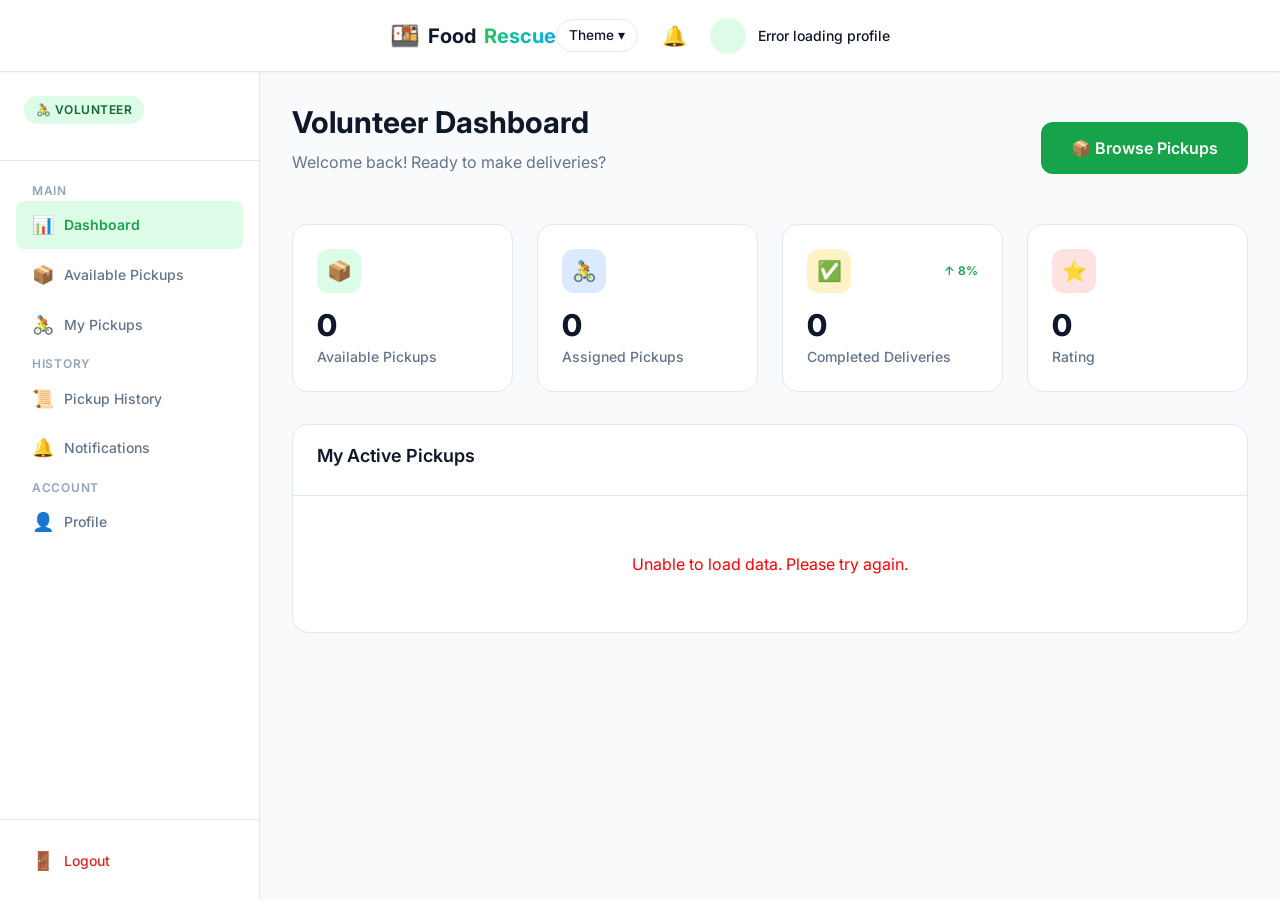
<file: src/main/webapp/volunteer/dashboard.html>
<!DOCTYPE html>
<html lang="en">
<head>
  <meta charset="UTF-8">
  <meta name="viewport" content="width=device-width, initial-scale=1.0">
  <title>Volunteer Dashboard — FoodRescue</title>
  <meta name="description" content="Accept pickup tasks, deliver rescued food, and track your volunteer deliveries.">

  <link rel="preconnect" href="https://fonts.googleapis.com">
  <link rel="preconnect" href="https://fonts.gstatic.com" crossorigin>
  <link href="https://fonts.googleapis.com/css2?family=Inter:wght@400;500;600;700;800&display=swap" rel="stylesheet">

  <!-- Bootstrap 5 CSS -->
  <link href="https://cdn.jsdelivr.net/npm/bootstrap@5.3.2/dist/css/bootstrap.min.css" rel="stylesheet">
  <link rel="stylesheet" href="../assets/css/global.css">
  <link rel="stylesheet" href="../assets/css/navbar.css">
  <link rel="stylesheet" href="../assets/css/dashboard.css">
  <link rel="stylesheet" href="../assets/css/responsive.css">

  <link rel="icon" href="data:image/svg+xml,<svg xmlns='http://www.w3.org/2000/svg' viewBox='0 0 100 100'><text y='.9em' font-size='90'>🍱</text></svg>">
<link rel="stylesheet" href="../assets/css/theme.css">

<script>
    (function() {
      var savedTheme = localStorage.getItem('foodrescue-theme');
      if (savedTheme === 'dark' || savedTheme === 'aesthetic') {
        document.documentElement.setAttribute('data-theme', savedTheme);
      }
    })();
  </script>
</head>
<body>

  <!-- Navbar -->
  <nav class="navbar navbar--solid" id="navbar">
    <div class="navbar__inner">
      <div style="display:flex;align-items:center;gap:1rem;">
        <button class="sidebar-toggle-btn" id="sidebar-toggle" aria-label="Toggle sidebar" style="display:none;background:none;border:none;font-size:1.5rem;cursor:pointer;color:var(--color-text);">☰</button>
        <a href="../index.html" class="navbar__brand" style="color:var(--color-text);">
          <span class="navbar__brand-icon">🍱</span>
          Food<span class="navbar__brand-highlight rgb-text">Rescue</span>
        </a>
      </div>
      <div style="display:flex;align-items:center;gap:1rem;">
        <div class="theme-dropdown" id="theme-dropdown" style="position:relative;">
          <button class="theme-btn" id="theme-btn" aria-label="Theme Menu">Theme ▾</button>
          <div class="theme-panel" id="theme-panel">
            <button class="theme-option" data-set-theme="light">Light</button>
            <button class="theme-option" data-set-theme="dark">Dark</button>
            <button class="theme-option" data-set-theme="aesthetic">Aesthetic</button>
          </div>
        </div>
        <div class="notification-dropdown" id="notification-dropdown">
          <button class="notification-btn" id="notification-btn" aria-label="Notifications">
            🔔 <span class="notification-btn__count" id="notification-count" style="display:none;">0</span>
          </button>
          <div class="notification-panel" id="notification-panel">
            <div class="notification-panel__header">
              <span class="notification-panel__title">Notifications</span>
              <button class="notification-panel__mark-read" id="mark-all-read">Mark all read</button>
            </div>
            <div class="notification-panel__list">
              <div class="notification-item notification-item--unread">
                <div class="notification-item__icon notification-item__icon--info">🚴</div>
                <div class="notification-item__content">
                  <div class="notification-item__title">New pickup assigned to you</div>
                  <div class="notification-item__time">10 minutes ago</div>
                </div>
                <div class="notification-item__dot"></div>
              </div>
              <div class="notification-item notification-item--unread">
                <div class="notification-item__icon notification-item__icon--success">🍛</div>
                <div class="notification-item__content">
                  <div class="notification-item__title">New food available nearby for pickup</div>
                  <div class="notification-item__time">1 hour ago</div>
                </div>
                <div class="notification-item__dot"></div>
              </div>
            </div>
            <div class="notification-panel__footer"><a href="#">View all notifications</a></div>
          </div>
        </div>
        <div style="display:flex;align-items:center;gap:0.75rem;cursor:pointer;">
          <div style="width:36px;height:36px;border-radius:50%;background:var(--color-primary-light);display:flex;align-items:center;justify-content:center;font-weight:700;color:var(--color-primary);font-size:0.875rem;" id="header-avatar-initials"></div>
          <span style="font-size:0.875rem;font-weight:500;color:var(--color-text);" id="header-user-name"></span>
        </div>
      </div>
    </div>
  </nav>

  <div class="dashboard">
    <div class="sidebar-overlay" id="sidebar-overlay"></div>

    <!-- Sidebar -->
    <aside class="sidebar" id="sidebar">
      <div class="sidebar__header">
        <span class="sidebar__role" id="sidebar-role-display">🚴 Volunteer</span>
        <div class="sidebar__user-name" id="sidebar-user-name"></div>
        <div class="sidebar__user-email" id="sidebar-user-email"></div>
      </div>
      <nav class="sidebar__nav">
        <span class="sidebar__section-label">Main</span>
        <a href="#" class="sidebar__link sidebar__link--active" data-page="dashboard">
          <span class="sidebar__link-icon">📊</span> Dashboard
        </a>
        <a href="#" class="sidebar__link" data-page="available">
          <span class="sidebar__link-icon">📦</span> Available Pickups
          <span class="sidebar__link-badge" style="display:none;">0</span>
        </a>
        <a href="#" class="sidebar__link" data-page="my-pickups">
          <span class="sidebar__link-icon">🚴</span> My Pickups
        </a>
        <span class="sidebar__section-label">History</span>
        <a href="#" class="sidebar__link" data-page="history">
          <span class="sidebar__link-icon">📜</span> Pickup History
        </a>
        <a href="#" class="sidebar__link" data-page="notifications">
          <span class="sidebar__link-icon">🔔</span> Notifications
          <span class="sidebar__link-badge" style="display:none;">0</span>
        </a>
        <span class="sidebar__section-label">Account</span>
        <a href="#" class="sidebar__link" data-page="profile">
          <span class="sidebar__link-icon">👤</span> Profile
        </a>
      </nav>
      <div class="sidebar__footer">
        <button class="sidebar__logout" id="logout-btn">
          <span class="sidebar__link-icon">🚪</span> Logout
        </button>
      </div>
    </aside>

    <!-- Main -->
    <main class="dashboard__main">

      <!-- Dashboard Overview -->
      <div id="page-dashboard">
        <div class="dashboard__header">
          <div>
            <h1 class="dashboard__title">Volunteer Dashboard</h1>
            <p class="dashboard__subtitle" id="dashboard-welcome">Welcome back! Ready to make deliveries?</p>
          </div>
          <a href="#" class="btn btn-primary" onclick="showPage('available');return false;">📦 Browse Pickups</a>
        </div>

        <div class="stats-grid">
          <div class="stat-card">
            <div class="stat-card__header">
              <div class="stat-card__icon stat-card__icon--green">📦</div>
            </div>

            <div class="stat-card__value">0</div>
            <div class="stat-card__label">Available Pickups</div>
          </div>
          <div class="stat-card">
            <div class="stat-card__header">
              <div class="stat-card__icon stat-card__icon--blue">🚴</div>
            </div>
            <div class="stat-card__value">0</div>
            <div class="stat-card__label">Assigned Pickups</div>
          </div>
          <div class="stat-card">
            <div class="stat-card__header">
              <div class="stat-card__icon stat-card__icon--yellow">✅</div>
              <div class="stat-card__trend stat-card__trend--up">↑ 8%</div>
            </div>
            <div class="stat-card__value">0</div>
            <div class="stat-card__label">Completed Deliveries</div>
          </div>
          <div class="stat-card">
            <div class="stat-card__header">
              <div class="stat-card__icon stat-card__icon--red">⭐</div>
            </div>
            <div class="stat-card__value">0</div>
            <div class="stat-card__label">Rating</div>
          </div>
        </div>

        <!-- Active Pickups -->
        <div class="dashboard-panel">
          <div class="dashboard-panel__header">
            <h3 class="dashboard-panel__title">My Active Pickups</h3>
          </div>
          <div class="dashboard-panel__body">
            <!-- Dynamically populated by JS -->
          </div>
        </div>
      </div>


      <!-- Available Pickups -->
      <div id="page-available" class="hidden">
        <div class="dashboard__header">
          <div>
            <h1 class="dashboard__title">Available Pickups</h1>
            <p class="dashboard__subtitle">Accept pickup tasks to deliver rescued food.</p>
          </div>
        </div>
        <div class="dashboard-panel">
          <div class="dashboard-panel__body">
            <!-- Dynamically populated by JS -->
          </div>
        </div>
      </div>


      <!-- My Pickups -->
      <div id="page-my-pickups" class="hidden">
        <div class="dashboard__header">
          <div>
            <h1 class="dashboard__title">My Pickups</h1>
            <p class="dashboard__subtitle">Your currently assigned pickup tasks.</p>
          </div>
        </div>
        <div class="dashboard-panel">
          <div class="dashboard-panel__body" style="padding:0;">
            <table class="data-table">
              <thead>
                <tr><th>Food</th><th>From</th><th>To</th><th>Status</th><th>Action</th></tr>
              </thead>
              <tbody>
                <tr><td colspan="5" style="text-align:center;">Loading...</td></tr>
              </tbody>
            </table>
          </div>
        </div>
      </div>


      <!-- History -->
      <div id="page-history" class="hidden">
        <div class="dashboard__header">
          <div>
            <h1 class="dashboard__title">Pickup History</h1>
            <p class="dashboard__subtitle">Your past completed deliveries.</p>
          </div>
        </div>
        <div class="dashboard-panel">
          <div class="dashboard-panel__body" style="padding:0;">
            <table class="data-table">
              <thead>
                <tr><th>Food</th><th>From</th><th>To</th><th>Date</th><th>Status</th></tr>
              </thead>
              <tbody id="volunteer-history-tbody">
                <tr><td colspan="5" style="text-align:center;">Loading...</td></tr>
              </tbody>
            </table>
          </div>
        </div>
      </div>




      <div id="page-notifications" class="hidden">
        <div class="dashboard__header">
          <div>
            <h1 class="dashboard__title">Notifications</h1>
            <p class="dashboard__subtitle">Stay updated with pickup assignments.</p>
          </div>
        </div>
        <div class="dashboard-panel">
          <div class="dashboard-panel__body" id="notifications-container">
            <!-- Handled dynamically by JS -->
          </div>
        </div>
      </div>


      <!-- Profile -->
      <div id="page-profile" class="hidden">
        <div class="dashboard__header">
          <div>
            <h1 class="dashboard__title">Profile</h1>
            <p class="dashboard__subtitle">Your volunteer profile information.</p>
          </div>
        </div>
        <div class="profile-card">
          <div class="profile-card__header">
            <div class="profile-card__avatar" id="profile-card-avatar"></div>
            <div>
              <div class="profile-card__name" id="profile-card-name"></div>
              <span class="badge badge-warning profile-card__role" id="profile-card-role-badge">Volunteer</span>
            </div>
          </div>
          <div class="profile-card__body">
            <div class="profile-field">
              <div class="profile-field__label">Full Name</div>
              <div class="profile-field__value" id="profile-field-name"></div>
            </div>
            <div class="profile-field">
              <div class="profile-field__label">Email</div>
              <div class="profile-field__value" id="profile-field-email"></div>
            </div>
            <div class="profile-field">
              <div class="profile-field__label">Phone</div>
              <div class="profile-field__value" id="profile-field-phone"></div>
            </div>
            <div class="profile-field">
              <div class="profile-field__label">Role</div>
              <div class="profile-field__value" id="profile-field-role"></div>
            </div>
            <div class="profile-field">
              <div class="profile-field__label">Address</div>
              <div class="profile-field__value" id="profile-field-address"></div>
            </div>
            <div class="profile-field">
              <div class="profile-field__label">Deliveries</div>
              <div class="profile-field__value">18 Completed</div>
            </div>
            <div class="profile-field">
              <div class="profile-field__label">Rating</div>
              <div class="profile-field__value">⭐ 4.8 / 5.0</div>
            </div>
          </div>
          <div class="profile-card__footer">
            <button class="btn btn-primary" onclick="openEditProfileModal()">Edit Profile</button>
          </div>
        </div>
      </div>

      <!-- Edit Profile Modal -->
      <div class="modal fade" id="editProfileModal" tabindex="-1" aria-labelledby="editProfileModalLabel" aria-hidden="true">
        <div class="modal-dialog">
          <div class="modal-content">
            <form id="edit-profile-form">
              <div class="modal-header">
                <h5 class="modal-title" id="editProfileModalLabel">Edit Profile</h5>
                <button type="button" class="btn-close" data-bs-dismiss="modal" aria-label="Close"></button>
              </div>
              <div class="modal-body">
                <div id="edit-profile-alert" class="alert d-none"></div>
                <div class="mb-3">
                  <label for="edit-profile-name" class="form-label">Full Name</label>
                  <input type="text" class="form-control" id="edit-profile-name" name="name" required>
                </div>
                <div class="mb-3">
                  <label for="edit-profile-email" class="form-label">Email (Read Only)</label>
                  <input type="email" class="form-control" id="edit-profile-email" disabled>
                </div>
                <div class="mb-3">
                  <label for="edit-profile-phone" class="form-label">Phone</label>
                  <input type="text" class="form-control" id="edit-profile-phone" name="phone">
                </div>
                <div class="mb-3">
                  <label for="edit-profile-address" class="form-label">Address</label>
                  <textarea class="form-control" id="edit-profile-address" name="address" rows="3"></textarea>
                </div>
              </div>
              <div class="modal-footer">
                <button type="button" class="btn btn-secondary" data-bs-dismiss="modal">Cancel</button>
                <button type="submit" class="btn btn-primary" id="edit-profile-submit">Save Changes</button>
              </div>
            </form>
          </div>
        </div>
      </div>

    </main>
  </div>

  <script src="../assets/js/config.js"></script>
  <script src="../assets/js/dashboard.js"></script>
  <!-- Bootstrap 5 JS -->
  <script src="https://cdn.jsdelivr.net/npm/bootstrap@5.3.2/dist/js/bootstrap.bundle.min.js"></script>
<script src="../assets/js/theme.js"></script>
</body>
</html>
</file>
<file: src/main/webapp/assets/css/global.css>
/* ================================================
   FoodRescue — Global Design System
   ================================================ */

/* ---------- CSS Custom Properties (Design Tokens) ---------- */
:root {
  /* Brand Colors */
  --color-primary:       #16A34A;
  --color-primary-dark:  #166534;
  --color-primary-light: #DCFCE7;
  --color-primary-hover: #15803D;

  /* Neutrals */
  --color-bg:            #F8FAFC;
  --color-bg-white:      #FFFFFF;
  --color-text:          #0F172A;
  --color-text-secondary:#64748B;
  --color-text-muted:    #94A3B8;
  --color-border:        #E2E8F0;
  --color-border-light:  #F1F5F9;

  /* Semantic */
  --color-warning:       #F59E0B;
  --color-warning-light: #FEF3C7;
  --color-danger:        #DC2626;
  --color-danger-light:  #FEE2E2;
  --color-success:       #16A34A;
  --color-success-light: #DCFCE7;
  --color-info:          #2563EB;
  --color-info-light:    #DBEAFE;

  /* Typography */
  --font-family:         'Inter', -apple-system, BlinkMacSystemFont, 'Segoe UI', Roboto, sans-serif;
  --font-size-xs:        0.75rem;
  --font-size-sm:        0.875rem;
  --font-size-base:      1rem;
  --font-size-lg:        1.125rem;
  --font-size-xl:        1.25rem;
  --font-size-2xl:       1.5rem;
  --font-size-3xl:       1.875rem;
  --font-size-4xl:       2.25rem;
  --font-size-5xl:       3rem;
  --font-size-6xl:       3.75rem;

  --font-weight-normal:  400;
  --font-weight-medium:  500;
  --font-weight-semibold:600;
  --font-weight-bold:    700;
  --font-weight-extrabold:800;

  --line-height-tight:   1.2;
  --line-height-normal:  1.5;
  --line-height-relaxed: 1.75;

  /* Spacing */
  --space-1:  0.25rem;
  --space-2:  0.5rem;
  --space-3:  0.75rem;
  --space-4:  1rem;
  --space-5:  1.25rem;
  --space-6:  1.5rem;
  --space-8:  2rem;
  --space-10: 2.5rem;
  --space-12: 3rem;
  --space-16: 4rem;
  --space-20: 5rem;
  --space-24: 6rem;

  /* Border Radius */
  --radius-sm:   0.25rem;
  --radius-md:   0.5rem;
  --radius-lg:   0.75rem;
  --radius-xl:   1rem;
  --radius-2xl:  1.5rem;
  --radius-full: 9999px;

  /* Shadows */
  --shadow-xs:   0 1px 2px rgba(0,0,0,0.05);
  --shadow-sm:   0 1px 3px rgba(0,0,0,0.08), 0 1px 2px rgba(0,0,0,0.04);
  --shadow-md:   0 4px 6px -1px rgba(0,0,0,0.08), 0 2px 4px -2px rgba(0,0,0,0.04);
  --shadow-lg:   0 10px 15px -3px rgba(0,0,0,0.08), 0 4px 6px -4px rgba(0,0,0,0.04);
  --shadow-xl:   0 20px 25px -5px rgba(0,0,0,0.08), 0 8px 10px -6px rgba(0,0,0,0.04);

  /* Transitions */
  --transition-fast:   150ms ease;
  --transition-normal: 250ms ease;
  --transition-slow:   350ms ease;

  /* Layout */
  --container-max:     1200px;
  --container-sm:      640px;
  --container-md:      768px;
  --container-lg:      1024px;

  /* Navbar */
  --navbar-height:     72px;

  /* Sidebar */
  --sidebar-width:     260px;
}


/* ---------- Reset & Base ---------- */
*,
*::before,
*::after {
  margin: 0;
  padding: 0;
  box-sizing: border-box;
}

html {
  font-size: 16px;
  scroll-behavior: smooth;
  -webkit-font-smoothing: antialiased;
  -moz-osx-font-smoothing: grayscale;
}

body {
  font-family: var(--font-family);
  font-size: var(--font-size-base);
  font-weight: var(--font-weight-normal);
  line-height: var(--line-height-normal);
  color: var(--color-text);
  background-color: var(--color-bg);
}

a {
  color: inherit;
  text-decoration: none;
}

img {
  max-width: 100%;
  height: auto;
  display: block;
}

ul, ol {
  list-style: none;
}

button, input, select, textarea {
  font-family: inherit;
  font-size: inherit;
  line-height: inherit;
  color: inherit;
  border: none;
  outline: none;
  background: none;
}

button {
  cursor: pointer;
}


/* ---------- Typography ---------- */
h1, h2, h3, h4, h5, h6 {
  font-weight: var(--font-weight-bold);
  line-height: var(--line-height-tight);
  color: var(--color-text);
}

h1 { font-size: var(--font-size-5xl); }
h2 { font-size: var(--font-size-4xl); }
h3 { font-size: var(--font-size-3xl); }
h4 { font-size: var(--font-size-2xl); }
h5 { font-size: var(--font-size-xl);  }
h6 { font-size: var(--font-size-lg);  }

p {
  color: var(--color-text-secondary);
  line-height: var(--line-height-relaxed);
}


/* ---------- Layout Utilities ---------- */
.container {
  max-width: var(--container-max);
  margin-inline: auto;
  padding-inline: var(--space-6);
}

.section {
  padding-block: var(--space-24);
}

.section-header {
  text-align: center;
  margin-bottom: var(--space-16);
}

.section-header h2 {
  margin-bottom: var(--space-4);
}

.section-header p {
  max-width: 640px;
  margin-inline: auto;
  font-size: var(--font-size-lg);
}

.section-label {
  display: inline-block;
  font-size: var(--font-size-sm);
  font-weight: var(--font-weight-semibold);
  color: var(--color-primary);
  text-transform: uppercase;
  letter-spacing: 0.08em;
  margin-bottom: var(--space-3);
}


/* ---------- Buttons ---------- */
.btn {
  display: inline-flex;
  align-items: center;
  justify-content: center;
  gap: var(--space-2);
  padding: 0.75rem 1.75rem;
  font-size: var(--font-size-base);
  font-weight: var(--font-weight-semibold);
  border-radius: var(--radius-lg);
  transition: all var(--transition-normal);
  white-space: nowrap;
  cursor: pointer;
  border: 2px solid transparent;
}

.btn-primary {
  background-color: var(--color-primary);
  color: var(--color-bg-white);
}
.btn-primary:hover {
  background-color: var(--color-primary-hover);
  transform: translateY(-1px);
  box-shadow: var(--shadow-md);
}

.btn-secondary {
  background-color: var(--color-bg-white);
  color: var(--color-primary);
  border-color: var(--color-primary);
}
.btn-secondary:hover {
  background-color: var(--color-primary-light);
  transform: translateY(-1px);
}

.btn-outline {
  background-color: transparent;
  color: var(--color-bg-white);
  border-color: var(--color-bg-white);
}
.btn-outline:hover {
  background-color: var(--color-bg-white);
  color: var(--color-primary);
}

/* White button for use on dark/green CTA backgrounds */
.btn-cta-white {
  background-color: var(--color-bg-white);
  color: var(--color-primary-dark);
  font-weight: var(--font-weight-bold);
  border-color: transparent;
}
.btn-cta-white:hover {
  background-color: var(--color-primary-light);
  transform: translateY(-1px);
  box-shadow: var(--shadow-md);
}

.btn-danger {
  background-color: var(--color-danger);
  color: var(--color-bg-white);
}
.btn-danger:hover {
  background-color: #B91C1C;
  transform: translateY(-1px);
}

.btn-sm {
  padding: 0.5rem 1.25rem;
  font-size: var(--font-size-sm);
  border-radius: var(--radius-md);
}

.btn-lg {
  padding: 1rem 2.25rem;
  font-size: var(--font-size-lg);
  border-radius: var(--radius-xl);
}

.btn-icon {
  padding: 0.5rem;
  border-radius: var(--radius-md);
}

.btn-block {
  width: 100%;
}


/* ---------- Cards ---------- */
.card {
  background: var(--color-bg-white);
  border-radius: var(--radius-xl);
  border: 1px solid var(--color-border);
  overflow: hidden;
  transition: all var(--transition-normal);
}

.card:hover {
  box-shadow: var(--shadow-lg);
  transform: translateY(-2px);
}

.card-body {
  padding: var(--space-6);
}

.card-img {
  width: 100%;
  height: 200px;
  object-fit: cover;
}


/* ---------- Status Badges ---------- */
.badge {
  display: inline-flex;
  align-items: center;
  gap: var(--space-1);
  padding: 0.25rem 0.75rem;
  font-size: var(--font-size-xs);
  font-weight: var(--font-weight-semibold);
  border-radius: var(--radius-full);
  text-transform: uppercase;
  letter-spacing: 0.04em;
}

.badge-success {
  background-color: var(--color-success-light);
  color: var(--color-primary-dark);
}

.badge-warning {
  background-color: var(--color-warning-light);
  color: #92400E;
}

.badge-danger {
  background-color: var(--color-danger-light);
  color: #991B1B;
}

.badge-info {
  background-color: var(--color-info-light);
  color: #1E40AF;
}

.badge-neutral {
  background-color: var(--color-border-light);
  color: var(--color-text-secondary);
}

/* ---- Domain-specific status badges (match backend status enums) ---- */
/* AVAILABLE */
.badge-available {
  background-color: var(--color-success-light);
  color: var(--color-primary-dark);
}
/* CLAIMED */
.badge-claimed {
  background-color: var(--color-info-light);
  color: #1E40AF;
}
/* PENDING */
.badge-pending {
  background-color: var(--color-warning-light);
  color: #92400E;
}
/* APPROVED */
.badge-approved {
  background-color: #D1FAE5;
  color: #065F46;
}
/* READY_FOR_PICKUP */
.badge-ready {
  background-color: #EDE9FE;
  color: #5B21B6;
}
/* COMPLETED */
.badge-completed {
  background-color: var(--color-border-light);
  color: var(--color-text-secondary);
}
/* EXPIRED */
.badge-expired {
  background-color: var(--color-danger-light);
  color: #991B1B;
}
/* CANCELLED */
.badge-cancelled {
  background-color: #F3F4F6;
  color: #6B7280;
}


/* ---------- Form Inputs ---------- */
.form-group {
  margin-bottom: var(--space-5);
}

.form-label {
  display: block;
  font-size: var(--font-size-sm);
  font-weight: var(--font-weight-medium);
  color: var(--color-text);
  margin-bottom: var(--space-2);
}

.form-input {
  width: 100%;
  padding: 0.75rem 1rem;
  font-size: var(--font-size-base);
  color: var(--color-text);
  background-color: var(--color-bg-white);
  border: 1.5px solid var(--color-border);
  border-radius: var(--radius-lg);
  transition: border-color var(--transition-fast), box-shadow var(--transition-fast);
}

.form-input:focus {
  border-color: var(--color-primary);
  box-shadow: 0 0 0 3px rgba(22, 163, 74, 0.12);
}

.form-input::placeholder {
  color: var(--color-text-muted);
}

.form-select {
  width: 100%;
  padding: 0.75rem 1rem;
  font-size: var(--font-size-base);
  color: var(--color-text);
  background-color: var(--color-bg-white);
  border: 1.5px solid var(--color-border);
  border-radius: var(--radius-lg);
  transition: border-color var(--transition-fast);
  cursor: pointer;
  appearance: none;
  background-image: url("data:image/svg+xml,%3Csvg xmlns='http://www.w3.org/2000/svg' width='16' height='16' fill='%2364748B' viewBox='0 0 16 16'%3E%3Cpath d='M4.646 5.646a.5.5 0 0 1 .708 0L8 8.293l2.646-2.647a.5.5 0 0 1 .708.708l-3 3a.5.5 0 0 1-.708 0l-3-3a.5.5 0 0 1 0-.708z'/%3E%3C/svg%3E");
  background-repeat: no-repeat;
  background-position: right 1rem center;
  padding-right: 2.5rem;
}

.form-select:focus {
  border-color: var(--color-primary);
  box-shadow: 0 0 0 3px rgba(22, 163, 74, 0.12);
}

.form-helper {
  font-size: var(--font-size-xs);
  color: var(--color-text-muted);
  margin-top: var(--space-1);
}

.form-error {
  font-size: var(--font-size-xs);
  color: var(--color-danger);
  margin-top: var(--space-1);
}


/* ---------- Toast Notifications ---------- */
.toast-container {
  position: fixed;
  top: calc(var(--navbar-height) + var(--space-4));
  right: var(--space-6);
  z-index: 10000;
  display: flex;
  flex-direction: column;
  gap: var(--space-3);
}

.toast {
  display: flex;
  align-items: center;
  gap: var(--space-3);
  padding: var(--space-4) var(--space-5);
  background: var(--color-bg-white);
  border-radius: var(--radius-lg);
  box-shadow: var(--shadow-xl);
  border-left: 4px solid var(--color-primary);
  min-width: 320px;
  animation: slideInRight 0.3s ease;
}

.toast-success { border-left-color: var(--color-success); }
.toast-warning { border-left-color: var(--color-warning); }
.toast-danger  { border-left-color: var(--color-danger);  }

.toast-icon {
  font-size: var(--font-size-xl);
  flex-shrink: 0;
}

.toast-content {
  flex: 1;
}

.toast-title {
  font-size: var(--font-size-sm);
  font-weight: var(--font-weight-semibold);
  color: var(--color-text);
}

.toast-message {
  font-size: var(--font-size-xs);
  color: var(--color-text-secondary);
}

.toast-close {
  padding: var(--space-1);
  color: var(--color-text-muted);
  cursor: pointer;
  transition: color var(--transition-fast);
}

.toast-close:hover {
  color: var(--color-text);
}


/* ---------- Modal ---------- */
.modal-overlay {
  position: fixed;
  inset: 0;
  background: rgba(15, 23, 42, 0.5);
  backdrop-filter: blur(4px);
  z-index: 9000;
  display: flex;
  align-items: center;
  justify-content: center;
  opacity: 0;
  visibility: hidden;
  transition: all var(--transition-normal);
}

.modal-overlay.active {
  opacity: 1;
  visibility: visible;
}

.modal {
  background: var(--color-bg-white);
  border-radius: var(--radius-2xl);
  box-shadow: var(--shadow-xl);
  width: 90%;
  max-width: 520px;
  max-height: 85vh;
  overflow-y: auto;
  transform: translateY(20px) scale(0.97);
  transition: transform var(--transition-normal);
}

.modal-overlay.active .modal {
  transform: translateY(0) scale(1);
}

.modal-header {
  display: flex;
  align-items: center;
  justify-content: space-between;
  padding: var(--space-6);
  border-bottom: 1px solid var(--color-border);
}

.modal-header h3 {
  font-size: var(--font-size-xl);
}

.modal-body {
  padding: var(--space-6);
}

.modal-footer {
  display: flex;
  justify-content: flex-end;
  gap: var(--space-3);
  padding: var(--space-6);
  border-top: 1px solid var(--color-border);
}


/* ---------- Animations ---------- */
@keyframes fadeIn {
  from { opacity: 0; }
  to   { opacity: 1; }
}

@keyframes fadeInUp {
  from { opacity: 0; transform: translateY(24px); }
  to   { opacity: 1; transform: translateY(0);    }
}

@keyframes slideInRight {
  from { opacity: 0; transform: translateX(60px); }
  to   { opacity: 1; transform: translateX(0);    }
}

@keyframes slideInLeft {
  from { opacity: 0; transform: translateX(-60px); }
  to   { opacity: 1; transform: translateX(0);     }
}

@keyframes scaleIn {
  from { opacity: 0; transform: scale(0.92); }
  to   { opacity: 1; transform: scale(1);    }
}

@keyframes countUp {
  from { opacity: 0; transform: translateY(12px); }
  to   { opacity: 1; transform: translateY(0);    }
}

/* Scroll-reveal utility classes */
.reveal {
  opacity: 0;
  transform: translateY(24px);
  transition: opacity 0.6s ease, transform 0.6s ease;
}

.reveal.visible {
  opacity: 1;
  transform: translateY(0);
}

.reveal-left {
  opacity: 0;
  transform: translateX(-30px);
  transition: opacity 0.6s ease, transform 0.6s ease;
}

.reveal-left.visible {
  opacity: 1;
  transform: translateX(0);
}

.reveal-right {
  opacity: 0;
  transform: translateX(30px);
  transition: opacity 0.6s ease, transform 0.6s ease;
}

.reveal-right.visible {
  opacity: 1;
  transform: translateX(0);
}

/* Staggered children animation delay */
.stagger > *:nth-child(1) { transition-delay: 0.05s; }
.stagger > *:nth-child(2) { transition-delay: 0.1s;  }
.stagger > *:nth-child(3) { transition-delay: 0.15s; }
.stagger > *:nth-child(4) { transition-delay: 0.2s;  }
.stagger > *:nth-child(5) { transition-delay: 0.25s; }
.stagger > *:nth-child(6) { transition-delay: 0.3s;  }


/* ---------- Utility Classes ---------- */
.text-center  { text-align: center; }
.text-left    { text-align: left; }
.text-right   { text-align: right; }
.text-primary { color: var(--color-primary) !important; }
.text-muted   { color: var(--color-text-muted) !important; }
.text-white   { color: var(--color-bg-white) !important; }

/* Accessibility: screen-reader only text */
.visually-hidden {
  position: absolute;
  width: 1px;
  height: 1px;
  padding: 0;
  margin: -1px;
  overflow: hidden;
  clip: rect(0,0,0,0);
  white-space: nowrap;
  border: 0;
}

/* Keyboard focus-visible styles */
:focus-visible {
  outline: 3px solid var(--color-primary);
  outline-offset: 2px;
  border-radius: var(--radius-sm);
}

/* Suppress focus ring for mouse/touch interactions */
:focus:not(:focus-visible) {
  outline: none;
}

.flex  { display: flex; }
.grid  { display: grid; }
.block { display: block; }
.hidden { display: none !important; }

.items-center   { align-items: center; }
.justify-center { justify-content: center; }
.justify-between { justify-content: space-between; }
.gap-2 { gap: var(--space-2); }
.gap-4 { gap: var(--space-4); }
.gap-6 { gap: var(--space-6); }
.gap-8 { gap: var(--space-8); }

.mt-4  { margin-top: var(--space-4); }
.mt-6  { margin-top: var(--space-6); }
.mt-8  { margin-top: var(--space-8); }
.mb-4  { margin-bottom: var(--space-4); }
.mb-6  { margin-bottom: var(--space-6); }
.mb-8  { margin-bottom: var(--space-8); }

.w-full { width: 100%; }
</file>
<file: src/main/webapp/assets/css/navbar.css>
/* ================================================
   FoodRescue — Navbar
   ================================================ */

.navbar {
  position: fixed;
  top: 0;
  left: 0;
  right: 0;
  height: var(--navbar-height);
  z-index: 1000;
  transition: all var(--transition-normal);
}

/* Transparent state on hero */
.navbar--transparent {
  background: transparent;
}

/* Scrolled / solid state */
.navbar--solid {
  background: rgba(255, 255, 255, 0.97);
  backdrop-filter: blur(12px);
  -webkit-backdrop-filter: blur(12px);
  border-bottom: 1px solid var(--color-border);
  box-shadow: var(--shadow-xs);
}

.navbar__inner {
  max-width: var(--container-max);
  margin-inline: auto;
  padding-inline: var(--space-6);
  height: 100%;
  display: flex;
  align-items: center;
  justify-content: space-between;
}

/* --- Brand --- */
.navbar__brand {
  display: flex;
  align-items: center;
  gap: var(--space-2);
  font-size: var(--font-size-xl);
  font-weight: var(--font-weight-bold);
  color: var(--color-bg-white);
  transition: color var(--transition-normal);
}

.navbar--solid .navbar__brand {
  color: var(--color-text);
}

.navbar__brand-icon {
  font-size: var(--font-size-2xl);
}

.navbar__brand-highlight {
  color: var(--color-primary);
}

/* --- Nav Links --- */
.navbar__nav {
  display: flex;
  align-items: center;
  gap: var(--space-1);
}

.navbar__link {
  padding: 0.5rem 1rem;
  font-size: var(--font-size-sm);
  font-weight: var(--font-weight-medium);
  color: rgba(255, 255, 255, 0.85);
  border-radius: var(--radius-md);
  transition: all var(--transition-fast);
}

.navbar--solid .navbar__link {
  color: var(--color-text-secondary);
}

.navbar__link:hover,
.navbar__link--active {
  color: var(--color-bg-white);
  background: rgba(255, 255, 255, 0.1);
}

.navbar--solid .navbar__link:hover,
.navbar--solid .navbar__link--active {
  color: var(--color-primary);
  background: var(--color-primary-light);
}

/* --- Auth Buttons --- */
.navbar__actions {
  display: flex;
  align-items: center;
  gap: var(--space-3);
}

.navbar__login {
  padding: 0.5rem 1.25rem;
  font-size: var(--font-size-sm);
  font-weight: var(--font-weight-medium);
  color: rgba(255, 255, 255, 0.9);
  border-radius: var(--radius-md);
  transition: all var(--transition-fast);
}

.navbar--solid .navbar__login {
  color: var(--color-text-secondary);
}

.navbar__login:hover {
  color: var(--color-bg-white);
}

.navbar--solid .navbar__login:hover {
  color: var(--color-primary);
}

.navbar__cta {
  padding: 0.5rem 1.5rem;
  font-size: var(--font-size-sm);
  font-weight: var(--font-weight-semibold);
  background: var(--color-primary);
  color: var(--color-bg-white);
  border-radius: var(--radius-lg);
  transition: all var(--transition-normal);
}

.navbar__cta:hover {
  background: var(--color-primary-hover);
  transform: translateY(-1px);
  box-shadow: var(--shadow-md);
}

/* --- Mobile Toggle --- */
.navbar__toggle {
  display: none;
  flex-direction: column;
  gap: 5px;
  padding: var(--space-2);
  cursor: pointer;
  background: none;
  border: none;
}

.navbar__toggle-bar {
  width: 22px;
  height: 2px;
  background: var(--color-bg-white);
  border-radius: 2px;
  transition: all var(--transition-fast);
}

.navbar--solid .navbar__toggle-bar {
  background: var(--color-text);
}

/* --- Mobile Menu --- */
.navbar__mobile-menu {
  display: none;
  position: fixed;
  top: var(--navbar-height);
  left: 0;
  right: 0;
  background: var(--color-bg-white);
  border-bottom: 1px solid var(--color-border);
  box-shadow: var(--shadow-lg);
  padding: var(--space-4) var(--space-6);
  z-index: 999;
  animation: fadeInUp 0.2s ease;
}

.navbar__mobile-menu.active {
  display: block;
}

.navbar__mobile-menu .navbar__link {
  display: block;
  padding: var(--space-3) var(--space-4);
  color: var(--color-text-secondary);
  font-size: var(--font-size-base);
  border-radius: var(--radius-md);
}

.navbar__mobile-menu .navbar__link:hover {
  color: var(--color-primary);
  background: var(--color-primary-light);
}

.navbar__mobile-actions {
  display: flex;
  flex-direction: column;
  gap: var(--space-3);
  margin-top: var(--space-4);
  padding-top: var(--space-4);
  border-top: 1px solid var(--color-border);
}

.navbar__mobile-actions .navbar__login {
  text-align: center;
  color: var(--color-text-secondary);
  padding: var(--space-3);
}

.navbar__mobile-actions .navbar__cta {
  text-align: center;
  padding: var(--space-3);
}

/* --- Responsive --- */
@media (max-width: 768px) {
  .navbar__nav,
  .navbar__actions {
    display: none;
  }

  .navbar__toggle {
    display: flex;
  }
}
</file>
<file: src/main/webapp/assets/css/hero.css>
/* ================================================
   FoodRescue — Hero Section
   ================================================ */

.hero {
  position: relative;
  min-height: 100vh;
  display: flex;
  align-items: center;
  background-size: cover;
  background-position: center;
  background-repeat: no-repeat;
  overflow: hidden;
}

/* Dark overlay for readability */
.hero::before {
  content: '';
  position: absolute;
  inset: 0;
  background: linear-gradient(
    135deg,
    rgba(15, 23, 42, 0.82) 0%,
    rgba(22, 101, 52, 0.65) 100%
  );
  z-index: 1;
}

.hero__inner {
  position: relative;
  z-index: 2;
  max-width: var(--container-max);
  margin-inline: auto;
  padding-inline: var(--space-6);
  padding-top: var(--navbar-height);
  width: 100%;
  display: grid;
  grid-template-columns: 1fr 1fr;
  gap: var(--space-16);
  align-items: center;
}

/* --- Hero Content --- */
.hero__content {
  animation: fadeInUp 0.8s ease 0.2s both;
}

.hero__label {
  display: inline-flex;
  align-items: center;
  gap: var(--space-2);
  padding: 0.4rem 1rem;
  background: rgba(255, 255, 255, 0.12);
  border: 1px solid rgba(255, 255, 255, 0.2);
  border-radius: var(--radius-full);
  color: var(--color-primary-light);
  font-size: var(--font-size-sm);
  font-weight: var(--font-weight-medium);
  margin-bottom: var(--space-6);
  backdrop-filter: blur(8px);
}

.hero__title {
  font-size: clamp(2.5rem, 5vw, 4rem);
  font-weight: var(--font-weight-extrabold);
  color: var(--color-bg-white);
  line-height: 1.1;
  margin-bottom: var(--space-6);
}

.hero__title span {
  color: #4ADE80;
}

.hero__subtitle {
  font-size: var(--font-size-lg);
  color: rgba(255, 255, 255, 0.8);
  line-height: var(--line-height-relaxed);
  max-width: 520px;
  margin-bottom: var(--space-10);
}

.hero__actions {
  display: flex;
  gap: var(--space-4);
  flex-wrap: wrap;
}

.hero__btn-primary {
  padding: 0.9rem 2rem;
  font-size: var(--font-size-base);
  font-weight: var(--font-weight-semibold);
  background: var(--color-primary);
  color: var(--color-bg-white);
  border-radius: var(--radius-lg);
  transition: all var(--transition-normal);
  border: 2px solid var(--color-primary);
}

.hero__btn-primary:hover {
  background: var(--color-primary-hover);
  transform: translateY(-2px);
  box-shadow: 0 8px 24px rgba(22, 163, 74, 0.35);
}

.hero__btn-secondary {
  padding: 0.9rem 2rem;
  font-size: var(--font-size-base);
  font-weight: var(--font-weight-semibold);
  background: transparent;
  color: var(--color-bg-white);
  border: 2px solid rgba(255, 255, 255, 0.4);
  border-radius: var(--radius-lg);
  transition: all var(--transition-normal);
}

.hero__btn-secondary:hover {
  background: rgba(255, 255, 255, 0.1);
  border-color: rgba(255, 255, 255, 0.7);
  transform: translateY(-2px);
}

/* --- Hero Stats Cards --- */
.hero__stats {
  display: flex;
  flex-direction: column;
  gap: var(--space-5);
  animation: fadeInUp 0.8s ease 0.5s both;
}

.hero__stat-card {
  display: flex;
  align-items: center;
  gap: var(--space-4);
  padding: var(--space-5) var(--space-6);
  background: rgba(255, 255, 255, 0.08);
  border: 1px solid rgba(255, 255, 255, 0.12);
  border-radius: var(--radius-xl);
  backdrop-filter: blur(16px);
  -webkit-backdrop-filter: blur(16px);
  transition: all var(--transition-normal);
}

.hero__stat-card:hover {
  background: rgba(255, 255, 255, 0.14);
  transform: translateX(-4px);
}

.hero__stat-icon {
  width: 48px;
  height: 48px;
  display: flex;
  align-items: center;
  justify-content: center;
  background: rgba(74, 222, 128, 0.15);
  border-radius: var(--radius-lg);
  font-size: var(--font-size-2xl);
  flex-shrink: 0;
}

.hero__stat-value {
  font-size: var(--font-size-2xl);
  font-weight: var(--font-weight-bold);
  color: var(--color-bg-white);
  line-height: 1.2;
}

.hero__stat-label {
  font-size: var(--font-size-sm);
  color: rgba(255, 255, 255, 0.65);
  font-weight: var(--font-weight-medium);
}


/* --- Impact Stats Bar --- */
.impact-stats {
  background: var(--color-bg-white);
  padding: var(--space-16) var(--space-6);
  border-bottom: 1px solid var(--color-border);
}

.impact-stats__grid {
  max-width: var(--container-max);
  margin-inline: auto;
  display: grid;
  grid-template-columns: repeat(4, 1fr);
  gap: var(--space-8);
}

.impact-stats__item {
  text-align: center;
  padding: var(--space-6);
}

.impact-stats__icon {
  width: 56px;
  height: 56px;
  display: flex;
  align-items: center;
  justify-content: center;
  margin-inline: auto;
  margin-bottom: var(--space-4);
  background: var(--color-primary-light);
  border-radius: var(--radius-xl);
  font-size: var(--font-size-2xl);
}

.impact-stats__value {
  font-size: var(--font-size-4xl);
  font-weight: var(--font-weight-extrabold);
  color: var(--color-text);
  line-height: 1.1;
  margin-bottom: var(--space-2);
}

.impact-stats__label {
  font-size: var(--font-size-sm);
  color: var(--color-text-secondary);
  font-weight: var(--font-weight-medium);
  text-transform: uppercase;
  letter-spacing: 0.05em;
}


/* --- How It Works --- */
.how-it-works {
  background: var(--color-bg);
  padding: var(--space-24) var(--space-6);
}

.how-it-works__grid {
  max-width: var(--container-max);
  margin-inline: auto;
  display: grid;
  grid-template-columns: repeat(4, 1fr);
  gap: var(--space-8);
  margin-top: var(--space-16);
  position: relative;
}

/* Connector line */
.how-it-works__grid::before {
  content: '';
  position: absolute;
  top: 48px;
  left: calc(12.5% + 24px);
  right: calc(12.5% + 24px);
  height: 2px;
  background: linear-gradient(90deg, var(--color-primary-light), var(--color-primary), var(--color-primary-light));
  z-index: 0;
}

.how-it-works__step {
  text-align: center;
  position: relative;
  z-index: 1;
}

.how-it-works__number {
  width: 56px;
  height: 56px;
  display: flex;
  align-items: center;
  justify-content: center;
  margin-inline: auto;
  margin-bottom: var(--space-5);
  background: var(--color-primary);
  color: var(--color-bg-white);
  font-size: var(--font-size-xl);
  font-weight: var(--font-weight-bold);
  border-radius: var(--radius-full);
  box-shadow: 0 4px 12px rgba(22, 163, 74, 0.25);
}

.how-it-works__icon {
  font-size: var(--font-size-3xl);
  margin-bottom: var(--space-3);
}

.how-it-works__title {
  font-size: var(--font-size-lg);
  font-weight: var(--font-weight-semibold);
  color: var(--color-text);
  margin-bottom: var(--space-3);
}

.how-it-works__desc {
  font-size: var(--font-size-sm);
  color: var(--color-text-secondary);
  line-height: var(--line-height-relaxed);
  max-width: 240px;
  margin-inline: auto;
}


/* --- User Roles --- */
.user-roles {
  background: var(--color-bg-white);
  padding: var(--space-24) var(--space-6);
}

.user-roles__grid {
  max-width: var(--container-max);
  margin-inline: auto;
  display: grid;
  grid-template-columns: repeat(3, 1fr);
  gap: var(--space-8);
  margin-top: var(--space-16);
}

.user-roles__card {
  background: var(--color-bg);
  border: 1px solid var(--color-border);
  border-radius: var(--radius-2xl);
  padding: var(--space-10) var(--space-8);
  text-align: center;
  transition: all var(--transition-normal);
  position: relative;
  overflow: hidden;
}

.user-roles__card::before {
  content: '';
  position: absolute;
  top: 0;
  left: 0;
  right: 0;
  height: 4px;
  background: var(--color-primary);
  transform: scaleX(0);
  transition: transform var(--transition-normal);
}

.user-roles__card:hover::before {
  transform: scaleX(1);
}

.user-roles__card:hover {
  border-color: var(--color-primary);
  box-shadow: var(--shadow-lg);
  transform: translateY(-4px);
}

.user-roles__icon {
  width: 72px;
  height: 72px;
  display: flex;
  align-items: center;
  justify-content: center;
  margin-inline: auto;
  margin-bottom: var(--space-6);
  background: var(--color-primary-light);
  border-radius: var(--radius-2xl);
  font-size: 2rem;
}

.user-roles__title {
  font-size: var(--font-size-xl);
  font-weight: var(--font-weight-bold);
  color: var(--color-text);
  margin-bottom: var(--space-3);
}

.user-roles__desc {
  font-size: var(--font-size-sm);
  color: var(--color-text-secondary);
  line-height: var(--line-height-relaxed);
  margin-bottom: var(--space-6);
  max-width: 280px;
  margin-inline: auto;
}


/* --- Available Food --- */
.available-food {
  background: var(--color-bg);
  padding: var(--space-24) var(--space-6);
}

.available-food__grid {
  max-width: var(--container-max);
  margin-inline: auto;
  display: grid;
  grid-template-columns: repeat(3, 1fr);
  gap: var(--space-8);
  margin-top: var(--space-16);
}

.food-card {
  background: var(--color-bg-white);
  border-radius: var(--radius-xl);
  border: 1px solid var(--color-border);
  overflow: hidden;
  transition: all var(--transition-normal);
}

.food-card:hover {
  box-shadow: var(--shadow-lg);
  transform: translateY(-4px);
}

.food-card__img {
  width: 100%;
  height: 200px;
  object-fit: cover;
}

.food-card__body {
  padding: var(--space-5);
}

.food-card__header {
  display: flex;
  align-items: flex-start;
  justify-content: space-between;
  margin-bottom: var(--space-3);
}

.food-card__name {
  font-size: var(--font-size-lg);
  font-weight: var(--font-weight-semibold);
  color: var(--color-text);
}

.food-card__meta {
  display: flex;
  flex-direction: column;
  gap: var(--space-2);
  margin-bottom: var(--space-4);
}

.food-card__meta-item {
  display: flex;
  align-items: center;
  gap: var(--space-2);
  font-size: var(--font-size-sm);
  color: var(--color-text-secondary);
}

.food-card__meta-icon {
  width: 16px;
  text-align: center;
  flex-shrink: 0;
}

.food-card__footer {
  display: flex;
  align-items: center;
  justify-content: space-between;
  padding-top: var(--space-4);
  border-top: 1px solid var(--color-border-light);
}

.food-card__expiry {
  font-size: var(--font-size-xs);
  color: var(--color-warning);
  font-weight: var(--font-weight-medium);
  display: flex;
  align-items: center;
  gap: var(--space-1);
}


/* --- Map Placeholder --- */
.map-section {
  background: var(--color-bg-white);
  padding: var(--space-24) var(--space-6);
}

.map-placeholder {
  max-width: var(--container-max);
  margin-inline: auto;
  margin-top: var(--space-12);
  background: var(--color-bg);
  border: 2px dashed var(--color-border);
  border-radius: var(--radius-2xl);
  height: 400px;
  display: flex;
  flex-direction: column;
  align-items: center;
  justify-content: center;
  gap: var(--space-4);
}

.map-placeholder__icon {
  font-size: 3rem;
  opacity: 0.4;
}

.map-placeholder__text {
  font-size: var(--font-size-lg);
  color: var(--color-text-muted);
  font-weight: var(--font-weight-medium);
}

.map-placeholder__hint {
  font-size: var(--font-size-sm);
  color: var(--color-text-muted);
}


/* --- Impact Story --- */
.impact-story {
  position: relative;
  padding: var(--space-24) var(--space-6);
  background-size: cover;
  background-position: center;
  background-attachment: fixed;
  overflow: hidden;
}

.impact-story::before {
  content: '';
  position: absolute;
  inset: 0;
  background: linear-gradient(
    135deg,
    rgba(22, 101, 52, 0.88) 0%,
    rgba(15, 23, 42, 0.75) 100%
  );
}

.impact-story__inner {
  position: relative;
  z-index: 2;
  max-width: var(--container-max);
  margin-inline: auto;
  text-align: center;
}

.impact-story__quote {
  font-size: clamp(1.5rem, 3vw, 2.5rem);
  font-weight: var(--font-weight-bold);
  color: var(--color-bg-white);
  line-height: var(--line-height-tight);
  max-width: 700px;
  margin-inline: auto;
  margin-bottom: var(--space-16);
}

.impact-story__flow {
  display: flex;
  align-items: center;
  justify-content: center;
  gap: var(--space-8);
  flex-wrap: wrap;
}

.impact-story__flow-step {
  text-align: center;
  color: var(--color-bg-white);
}

.impact-story__flow-icon {
  font-size: 2.5rem;
  margin-bottom: var(--space-3);
}

.impact-story__flow-label {
  font-size: var(--font-size-base);
  font-weight: var(--font-weight-semibold);
}

.impact-story__flow-arrow {
  font-size: var(--font-size-2xl);
  color: rgba(255, 255, 255, 0.4);
}


/* --- Environmental Impact --- */
.env-impact {
  background: var(--color-bg);
  padding: var(--space-24) var(--space-6);
}

.env-impact__grid {
  max-width: var(--container-max);
  margin-inline: auto;
  display: grid;
  grid-template-columns: repeat(4, 1fr);
  gap: var(--space-6);
  margin-top: var(--space-16);
}

.env-impact__card {
  background: var(--color-bg-white);
  border: 1px solid var(--color-border);
  border-radius: var(--radius-xl);
  padding: var(--space-8) var(--space-6);
  text-align: center;
  transition: all var(--transition-normal);
}

.env-impact__card:hover {
  border-color: var(--color-primary);
  box-shadow: var(--shadow-md);
  transform: translateY(-2px);
}

.env-impact__icon {
  font-size: 2.25rem;
  margin-bottom: var(--space-4);
}

.env-impact__value {
  font-size: var(--font-size-3xl);
  font-weight: var(--font-weight-extrabold);
  color: var(--color-primary);
  margin-bottom: var(--space-2);
}

.env-impact__label {
  font-size: var(--font-size-sm);
  color: var(--color-text-secondary);
  font-weight: var(--font-weight-medium);
}


/* --- CTA Section --- */
.cta-section {
  background: linear-gradient(135deg, #166534, #16A34A);
  padding: var(--space-20) var(--space-6);
  text-align: center;
}

.cta-section__inner {
  max-width: 640px;
  margin-inline: auto;
}

.cta-section__title {
  font-size: var(--font-size-4xl);
  font-weight: var(--font-weight-bold);
  color: var(--color-bg-white);
  margin-bottom: var(--space-4);
}

.cta-section__desc {
  font-size: var(--font-size-lg);
  color: rgba(255, 255, 255, 0.8);
  margin-bottom: var(--space-10);
  line-height: var(--line-height-relaxed);
}

.cta-section__actions {
  display: flex;
  justify-content: center;
  gap: var(--space-4);
  flex-wrap: wrap;
}


/* --- Footer --- */
.footer {
  background: #0F172A;
  color: rgba(255, 255, 255, 0.7);
  padding: var(--space-16) var(--space-6) var(--space-8);
}

.footer__inner {
  max-width: var(--container-max);
  margin-inline: auto;
}

.footer__grid {
  display: grid;
  grid-template-columns: 2fr 1fr 1fr 1fr;
  gap: var(--space-12);
  margin-bottom: var(--space-12);
}

.footer__brand {
  font-size: var(--font-size-xl);
  font-weight: var(--font-weight-bold);
  color: var(--color-bg-white);
  margin-bottom: var(--space-4);
  display: flex;
  align-items: center;
  gap: var(--space-2);
}

.footer__brand-desc {
  font-size: var(--font-size-sm);
  line-height: var(--line-height-relaxed);
  max-width: 320px;
}

.footer__heading {
  font-size: var(--font-size-sm);
  font-weight: var(--font-weight-semibold);
  color: var(--color-bg-white);
  text-transform: uppercase;
  letter-spacing: 0.06em;
  margin-bottom: var(--space-5);
}

.footer__link {
  display: block;
  font-size: var(--font-size-sm);
  color: rgba(255, 255, 255, 0.6);
  padding-block: var(--space-2);
  transition: color var(--transition-fast);
}

.footer__link:hover {
  color: var(--color-primary);
}

.footer__bottom {
  padding-top: var(--space-8);
  border-top: 1px solid rgba(255, 255, 255, 0.1);
  display: flex;
  align-items: center;
  justify-content: space-between;
  font-size: var(--font-size-sm);
}

.footer__socials {
  display: flex;
  gap: var(--space-4);
}

.footer__social-link {
  width: 36px;
  height: 36px;
  display: flex;
  align-items: center;
  justify-content: center;
  border-radius: var(--radius-md);
  background: rgba(255, 255, 255, 0.06);
  transition: all var(--transition-fast);
  font-size: var(--font-size-lg);
}

.footer__social-link:hover {
  background: var(--color-primary);
  color: var(--color-bg-white);
}


/* ====== Responsive ====== */
@media (max-width: 1024px) {
  .hero__inner {
    grid-template-columns: 1fr;
    text-align: center;
  }

  .hero__subtitle {
    margin-inline: auto;
  }

  .hero__actions {
    justify-content: center;
  }

  .hero__stats {
    flex-direction: row;
    flex-wrap: wrap;
    justify-content: center;
  }

  .hero__stat-card {
    flex: 0 1 240px;
  }

  .impact-stats__grid {
    grid-template-columns: repeat(2, 1fr);
  }

  .how-it-works__grid {
    grid-template-columns: repeat(2, 1fr);
    gap: var(--space-10);
  }

  .how-it-works__grid::before {
    display: none;
  }

  .user-roles__grid {
    grid-template-columns: repeat(2, 1fr);
  }

  .available-food__grid {
    grid-template-columns: repeat(2, 1fr);
  }

  .env-impact__grid {
    grid-template-columns: repeat(2, 1fr);
  }

  .footer__grid {
    grid-template-columns: 1fr 1fr;
  }
}

@media (max-width: 640px) {
  .hero__title {
    font-size: 2rem;
  }

  .hero__stats {
    flex-direction: column;
    align-items: stretch;
  }

  .hero__stat-card {
    flex: 1;
  }

  .impact-stats__grid,
  .how-it-works__grid,
  .user-roles__grid,
  .available-food__grid,
  .env-impact__grid {
    grid-template-columns: 1fr;
  }

  .impact-story__flow {
    flex-direction: column;
  }

  .impact-story__flow-arrow {
    transform: rotate(90deg);
  }

  .footer__grid {
    grid-template-columns: 1fr;
  }

  .footer__bottom {
    flex-direction: column;
    gap: var(--space-4);
    text-align: center;
  }
}
</file>
<file: src/main/webapp/assets/css/responsive.css>
/* ================================================
   FoodRescue — Responsive Overrides
   ================================================
   Most responsive rules are co-located with their
   component CSS files. This file handles critical
   cross-cutting responsive issues that need global
   scope, such as overflow prevention, table
   scrolling, and dashboard layout on small screens.
   ================================================ */


/* ===== Prevent horizontal overflow globally ===== */
html,
body {
  overflow-x: hidden;
  max-width: 100vw;
}


/* ===== Tables: horizontal scroll on mobile ===== */
.dashboard-panel__body {
  overflow-x: auto;
  -webkit-overflow-scrolling: touch;
}

.data-table {
  min-width: 600px; /* forces scroll rather than overflow */
}


/* ===== Responsive stat grid ===== */
@media (max-width: 480px) {
  .stats-grid {
    grid-template-columns: 1fr 1fr;
    gap: 0.75rem;
  }
}


/* ===== Dashboard sidebar on mobile ===== */
@media (max-width: 768px) {
  .sidebar {
    transform: translateX(-100%);
    position: fixed;
    z-index: 1100;
    top: 0;
    left: 0;
    height: 100vh;
    transition: transform 0.3s ease;
  }

  .sidebar.active {
    transform: translateX(0);
  }

  .dashboard__main {
    margin-left: 0 !important;
  }

  .sidebar-toggle-btn {
    display: block !important;
  }
}


/* ===== Auth page: stack on mobile ===== */
@media (max-width: 768px) {
  .auth-page {
    flex-direction: column;
  }

  .auth-branding {
    min-height: 220px;
    padding: 2rem;
    text-align: center;
  }

  .auth-branding__stats {
    justify-content: center;
  }

  .auth-form-panel {
    overflow-y: auto;
    padding: 2rem 1.25rem;
  }

  .auth-form-container {
    width: 100%;
    max-width: 100%;
    padding: 0;
  }
}


/* ===== Hero adjustments on mobile ===== */
@media (max-width: 640px) {
  .hero__title {
    font-size: 2.25rem !important;
  }

  .hero__subtitle {
    font-size: 1rem !important;
  }

  .hero__actions {
    flex-direction: column;
    gap: 0.75rem;
  }

  .hero__actions .hero__btn-primary,
  .hero__actions .hero__btn-secondary {
    width: 100%;
    text-align: center;
    justify-content: center;
  }

  .hero__stats {
    grid-template-columns: 1fr;
    gap: 0.75rem;
  }
}


/* ===== Section spacing on mobile ===== */
@media (max-width: 640px) {
  .section {
    padding-block: 4rem;
  }

  .section-header {
    margin-bottom: 2.5rem;
  }

  .section-header h2 {
    font-size: 1.75rem;
  }
}


/* ===== Pickup card status flow on mobile ===== */
@media (max-width: 600px) {
  .status-flow {
    flex-wrap: wrap;
    gap: 0.5rem;
  }

  .status-flow__arrow {
    display: none;
  }

  .pickup-card__actions {
    flex-direction: column;
    gap: 0.5rem;
  }

  .pickup-card__actions .btn {
    width: 100%;
    justify-content: center;
  }
}


/* ===== Form rows stack on mobile ===== */
@media (max-width: 640px) {
  .form-row {
    grid-template-columns: 1fr !important;
  }
}


/* ===== Dashboard header on mobile ===== */
@media (max-width: 640px) {
  .dashboard__header {
    flex-direction: column;
    align-items: flex-start;
    gap: 1rem;
  }

  .dashboard__header .btn {
    width: 100%;
    justify-content: center;
  }
}


/* ===== Food cards on mobile ===== */
@media (max-width: 480px) {
  .available-food__grid,
  .user-roles__grid,
  .env-impact__grid {
    grid-template-columns: 1fr;
  }

  .food-card__footer {
    flex-direction: column;
    align-items: flex-start;
    gap: 0.75rem;
  }

  .food-card__footer .btn {
    width: 100%;
    justify-content: center;
  }
}


/* ===== Navbar on mobile ===== */
@media (max-width: 768px) {
  .navbar__nav {
    display: none;
  }

  .navbar__actions {
    display: none;
  }

  .navbar__toggle {
    display: flex !important;
  }

  .navbar__mobile-menu.active {
    display: flex;
    flex-direction: column;
    gap: 0.5rem;
  }
}


/* ===== Print styles ===== */
@media print {
  .navbar,
  .sidebar,
  .sidebar-overlay,
  .notification-dropdown,
  .toast-container {
    display: none !important;
  }

  .dashboard__main {
    margin-left: 0 !important;
  }

  body {
    background: white;
  }
}


/* ===== Reduced motion ===== */
@media (prefers-reduced-motion: reduce) {
  *,
  *::before,
  *::after {
    animation-duration: 0.01ms !important;
    animation-iteration-count: 1 !important;
    transition-duration: 0.01ms !important;
    scroll-behavior: auto !important;
  }

  .reveal,
  .reveal-left,
  .reveal-right {
    opacity: 1;
    transform: none;
  }
}


/* ===== Screen reader only (alias for .visually-hidden) ===== */
.sr-only {
  position: absolute;
  width: 1px;
  height: 1px;
  padding: 0;
  margin: -1px;
  overflow: hidden;
  clip: rect(0, 0, 0, 0);
  white-space: nowrap;
  border: 0;
}
</file>
<file: src/main/webapp/assets/css/theme.css>
/* Theme Base and Controls */

.theme-dropdown {
    position: relative;
    display: inline-block;
    z-index: 1000;
}

.theme-btn {
    background: var(--color-bg-white);
    border: 1px solid var(--color-border);
    color: var(--color-text);
    padding: 0.35rem 0.75rem;
    border-radius: var(--radius-full);
    font-size: 0.85rem;
    font-weight: 500;
    cursor: pointer;
    display: flex;
    align-items: center;
    gap: 0.25rem;
    transition: var(--transition-fast);
}

.theme-btn:hover {
    background: var(--color-bg);
    border-color: var(--color-primary);
}

.theme-panel {
    display: none;
    position: absolute;
    top: 100%;
    right: 0;
    margin-top: 0.5rem;
    background: var(--color-bg-white);
    border: 1px solid var(--color-border);
    border-radius: var(--radius-md);
    box-shadow: var(--shadow-md);
    min-width: 120px;
    padding: 0.25rem;
}

.theme-panel.active {
    display: flex;
    flex-direction: column;
}

.theme-option {
    background: none;
    border: none;
    padding: 0.5rem 0.75rem;
    text-align: left;
    border-radius: var(--radius-sm);
    cursor: pointer;
    font-size: 0.85rem;
    color: var(--color-text);
    transition: var(--transition-fast);
    display: flex;
    align-items: center;
    gap: 0.5rem;
}

.theme-option:hover {
    background: var(--color-bg);
    color: var(--color-primary);
}

/* ================================================
   DARK MODE
   ================================================ */
[data-theme="dark"] {
    --color-bg:            #0B1220;
    --color-bg-white:      #111827;
    --color-text:          #E2E8F0;
    --color-text-secondary:#94A3B8;
    --color-text-muted:    #64748B;
    --color-border:        #1E293B;
    --color-border-light:  #172033;

    --color-primary:       #22C55E;
    --color-primary-dark:  #16A34A;
    --color-primary-light: #064E3B;
    --color-primary-hover: #15803D;

    --color-warning:       #F59E0B;
    --color-warning-light: #78350F;
    --color-danger:        #EF4444;
    --color-danger-light:  #7F1D1D;
    --color-success:       #22C55E;
    --color-success-light: #14532D;
    --color-info:          #3B82F6;
    --color-info-light:    #1E3A8A;

    --shadow-xs:   0 1px 2px rgba(0,0,0,0.5);
    --shadow-sm:   0 1px 3px rgba(0,0,0,0.6);
    --shadow-md:   0 4px 6px -1px rgba(0,0,0,0.6);
    --shadow-lg:   0 10px 15px -3px rgba(0,0,0,0.7);
}

/* Specific Dark Mode Adjustments */
[data-theme="dark"] .auth-branding {
    background: linear-gradient(135deg, #064E3B 0%, #0F172A 100%);
}
[data-theme="dark"] .auth-branding__logo,
[data-theme="dark"] .auth-branding__title,
[data-theme="dark"] .auth-branding__stat-value {
    color: #F8FAFC;
}
[data-theme="dark"] .auth-branding__desc,
[data-theme="dark"] .auth-branding__stat-label {
    color: #CBD5E1;
}
[data-theme="dark"] .table-hover tbody tr:hover {
    background-color: var(--color-border);
}
[data-theme="dark"] .table {
    color: var(--color-text);
}
[data-theme="dark"] .table th {
    background-color: var(--color-bg);
    color: var(--color-text-secondary);
    border-bottom-color: var(--color-border);
}
[data-theme="dark"] .table td {
    border-bottom-color: var(--color-border);
}
[data-theme="dark"] input,
[data-theme="dark"] select,
[data-theme="dark"] textarea {
    background-color: var(--color-bg);
    color: var(--color-text);
    border-color: var(--color-border);
}
[data-theme="dark"] input:focus,
[data-theme="dark"] select:focus,
[data-theme="dark"] textarea:focus {
    background-color: var(--color-bg);
    color: var(--color-text);
}
[data-theme="dark"] input::placeholder,
[data-theme="dark"] textarea::placeholder {
    color: var(--color-text-muted);
}
[data-theme="dark"] .modal-content {
    background-color: var(--color-bg-white);
    color: var(--color-text);
}
[data-theme="dark"] .modal-header,
[data-theme="dark"] .modal-footer {
    border-color: var(--color-border);
}
[data-theme="dark"] .btn-close {
    filter: invert(1) grayscale(100%) brightness(200%);
}

/* ================================================
   RGB PREMIUM ACCENT
   ================================================ */
@keyframes rgb-flow {
    0% { background-position: 0% 50%; }
    100% { background-position: 400% 50%; }
}

.rgb-text {
    background: linear-gradient(90deg, #22C55E, #06B6D4, #3B82F6, #8B5CF6, #EC4899, #22C55E);
    background-size: 400% 100%;
    animation: rgb-flow 10s linear infinite;
    -webkit-background-clip: text;
    -webkit-text-fill-color: transparent;
    background-clip: text;
}

[data-theme="dark"] .rgb-glow-border {
    position: relative;
}
[data-theme="dark"] .rgb-glow-border::before {
    content: "";
    position: absolute;
    inset: -1px;
    border-radius: inherit;
    padding: 1px;
    background: linear-gradient(90deg, #22C55E, #06B6D4, #3B82F6, #8B5CF6, #EC4899, #22C55E);
    background-size: 400% 100%;
    animation: rgb-flow 10s linear infinite;
    -webkit-mask: linear-gradient(#fff 0 0) content-box, linear-gradient(#fff 0 0);
    -webkit-mask-composite: xor;
    mask-composite: exclude;
    pointer-events: none;
}

@media (prefers-reduced-motion: reduce) {
    .rgb-text, [data-theme="dark"] .rgb-glow-border::before {
        animation: none;
        background-position: 0% 50%;
    }
}

/* Enhancing dark mode UI */
[data-theme="dark"] .navbar--solid {
    background: rgba(17, 24, 39, 0.97); /* Premium dark glass */
    border-bottom: 1px solid #1E293B;
}
[data-theme="dark"] .navbar--solid .navbar__brand {
    color: #F8FAFC !important;
}
[data-theme="dark"] .navbar--solid .navbar__link,
[data-theme="dark"] .notification-btn {
    color: #CBD5E1;
}
[data-theme="dark"] .navbar--solid .navbar__link:hover,
[data-theme="dark"] .navbar--solid .navbar__link--active {
    color: #F8FAFC;
    background: rgba(34, 197, 94, 0.15);
}

[data-theme="dark"] h1, [data-theme="dark"] h2, [data-theme="dark"] h3, [data-theme="dark"] h4, [data-theme="dark"] h5, [data-theme="dark"] h6, [data-theme="dark"] .dashboard__title {
    color: #F8FAFC;
}
[data-theme="dark"] .stat-card__value {
    color: #F8FAFC;
}
[data-theme="dark"] .stat-card__label {
    color: #94A3B8;
}

/* Fix Status Badges in Dark Mode */
[data-theme="dark"] .badge-success,
[data-theme="dark"] .badge-available,
[data-theme="dark"] .badge-approved,
[data-theme="dark"] .badge-ready,
[data-theme="dark"] .badge-completed {
    background: rgba(34, 197, 94, 0.18);
    color: #4ADE80;
}
[data-theme="dark"] .badge-warning,
[data-theme="dark"] .badge-pending {
    background: rgba(245, 158, 11, 0.18);
    color: #FBBF24;
}
[data-theme="dark"] .badge-danger,
[data-theme="dark"] .badge-expired,
[data-theme="dark"] .badge-cancelled {
    background: rgba(239, 68, 68, 0.18);
    color: #F87171;
}
[data-theme="dark"] .badge-info,
[data-theme="dark"] .badge-claimed {
    background: rgba(59, 130, 246, 0.20);
    color: #60A5FA;
}
[data-theme="dark"] .badge-neutral,
[data-theme="dark"] .badge-secondary {
    background: rgba(148, 163, 184, 0.18);
    color: #94A3B8;
}

[data-theme="dark"] .sidebar__link {
    color: #CBD5E1;
}
[data-theme="dark"] .sidebar__link:hover {
    color: #F8FAFC;
    background: rgba(34, 197, 94, 0.1);
}
[data-theme="dark"] .sidebar__link--active {
    color: #F8FAFC;
    background: rgba(34, 197, 94, 0.15);
    border-left: 3px solid #22C55E;
    box-shadow: inset 4px 0 10px rgba(34, 197, 94, 0.2);
}
[data-theme="dark"] .btn-primary {
    transition: all 0.3s ease;
}
[data-theme="dark"] .btn-primary:hover {
    box-shadow: 0 0 12px rgba(34, 197, 94, 0.4), 0 0 20px rgba(6, 182, 212, 0.2);
}
[data-theme="dark"] .theme-btn {
    background: rgba(17, 24, 39, 0.8);
    backdrop-filter: blur(8px);
    border: 1px solid #1E293B;
    color: #F8FAFC;
}
[data-theme="dark"] .theme-btn:hover {
    border-color: rgba(34, 197, 94, 0.5);
    box-shadow: 0 0 10px rgba(34, 197, 94, 0.2);
}

/* ================================================
   AESTHETIC MODE
   ================================================ */
[data-theme="aesthetic"] {
    --color-bg:            #FDF4FF;
    --color-bg-white:      rgba(255, 255, 255, 0.7);
    --color-text:          #2D3748;
    --color-text-secondary:#4A5568;
    --color-text-muted:    #718096;
    --color-border:        rgba(226, 232, 240, 0.6);
    --color-border-light:  rgba(237, 242, 247, 0.5);

    --color-primary:       #10B981;
    --color-primary-dark:  #059669;
    --color-primary-light: #D1FAE5;
    --color-primary-hover: #047857;

    --shadow-md:   0 8px 32px 0 rgba(31, 38, 135, 0.07);
    --shadow-lg:   0 12px 40px 0 rgba(31, 38, 135, 0.1);

    --radius-sm:   0.5rem;
    --radius-md:   1rem;
    --radius-lg:   1.5rem;
    --radius-xl:   2rem;
    --radius-2xl:  2.5rem;
}

[data-theme="aesthetic"] body {
    /* Soft green, cyan, blue, purple mix at very low opacity (pastel) */
    background: linear-gradient(135deg, #ECFDF5 0%, #ECFEFF 33%, #EFF6FF 66%, #FAF5FF 100%);
    background-attachment: fixed;
}

[data-theme="aesthetic"] .navbar {
    background: rgba(255, 255, 255, 0.8) !important;
    backdrop-filter: blur(12px);
    -webkit-backdrop-filter: blur(12px);
    border-bottom: 1px solid rgba(255, 255, 255, 0.3);
}

[data-theme="aesthetic"] .dashboard-card,
[data-theme="aesthetic"] .stat-card,
[data-theme="aesthetic"] .card,
[data-theme="aesthetic"] .dashboard-panel,
[data-theme="aesthetic"] .auth-form-container,
[data-theme="aesthetic"] .modal-content,
[data-theme="aesthetic"] .theme-panel,
[data-theme="aesthetic"] .notification-panel {
    background: rgba(255, 255, 255, 0.4);
    backdrop-filter: blur(16px) saturate(140%);
    -webkit-backdrop-filter: blur(16px) saturate(140%);
    border-radius: 20px;
    border: 1px solid rgba(255, 255, 255, 0.5);
    box-shadow:
        0 8px 32px rgba(31, 38, 135, 0.1),
        inset 0 1px 0 rgba(255, 255, 255, 0.6),
        inset 0 -1px 0 rgba(255, 255, 255, 0.1),
        inset 0 0 40px rgba(255, 255, 255, 0.1);
    position: relative;
    overflow: hidden;
    transition: transform 0.35s ease, border-color 0.35s ease, box-shadow 0.35s ease;
}

[data-theme="aesthetic"] .dashboard-card::before,
[data-theme="aesthetic"] .stat-card::before,
[data-theme="aesthetic"] .card::before,
[data-theme="aesthetic"] .dashboard-panel::before,
[data-theme="aesthetic"] .auth-form-container::before,
[data-theme="aesthetic"] .theme-panel::before,
[data-theme="aesthetic"] .notification-panel::before {
    content: "";
    position: absolute;
    top: 0; left: 0; right: 0;
    height: 1px;
    background: linear-gradient(90deg, transparent, rgba(255,255,255,0.8), transparent);
    pointer-events: none;
    z-index: 10;
}

[data-theme="aesthetic"] .dashboard-card::after,
[data-theme="aesthetic"] .stat-card::after,
[data-theme="aesthetic"] .card::after,
[data-theme="aesthetic"] .dashboard-panel::after,
[data-theme="aesthetic"] .auth-form-container::after,
[data-theme="aesthetic"] .theme-panel::after,
[data-theme="aesthetic"] .notification-panel::after {
    content: "";
    position: absolute;
    top: 0; left: 0;
    width: 1px; height: 100%;
    background: linear-gradient(180deg, rgba(255,255,255,0.8), transparent 50%, rgba(255,255,255,0.3));
    pointer-events: none;
    z-index: 10;
}

[data-theme="aesthetic"] .dashboard-card:hover,
[data-theme="aesthetic"] .stat-card:hover,
[data-theme="aesthetic"] .card:hover {
    transform: translateY(-4px);
    border-color: rgba(255,255,255,0.6);
    box-shadow:
        0 16px 45px rgba(31, 38, 135, 0.15),
        inset 0 1px 0 rgba(255,255,255,0.7),
        inset 0 0 45px rgba(255,255,255,0.15);
}

[data-theme="aesthetic"] .auth-branding {
    background: linear-gradient(135deg, rgba(16, 185, 129, 0.6) 0%, rgba(59, 130, 246, 0.6) 100%);
    backdrop-filter: blur(12px) saturate(140%);
}

[data-theme="aesthetic"] .btn-primary {
    background: linear-gradient(135deg, var(--color-primary) 0%, #34D399 100%);
    border: none;
    box-shadow: 0 4px 15px rgba(16, 185, 129, 0.3);
}

[data-theme="aesthetic"] .btn-primary:hover {
    transform: translateY(-2px);
    box-shadow: 0 6px 20px rgba(16, 185, 129, 0.4);
}

[data-theme="aesthetic"] .table th {
    background: rgba(255,255,255,0.4);
}

[data-theme="aesthetic"] input,
[data-theme="aesthetic"] select,
[data-theme="aesthetic"] textarea {
    background: rgba(255,255,255,0.6);
    border: 1px solid rgba(226, 232, 240, 0.8);
}
[data-theme="aesthetic"] input:focus,
[data-theme="aesthetic"] select:focus,
[data-theme="aesthetic"] textarea:focus {
    background: rgba(255,255,255,0.9);
    box-shadow: 0 0 0 3px rgba(16, 185, 129, 0.2);
}
</file>
<file: src/main/webapp/assets/css/forms.css>
/* ================================================
   FoodRescue — Forms (Login / Register)
   ================================================ */

.auth-page {
  min-height: 100vh;
  display: flex;
  background: var(--color-bg);
}

/* --- Left Branding Panel --- */
.auth-branding {
  flex: 1;
  display: flex;
  flex-direction: column;
  justify-content: center;
  align-items: center;
  background: linear-gradient(135deg, #166534 0%, #16A34A 100%);
  padding: var(--space-12);
  position: relative;
  overflow: hidden;
}

.auth-branding::before {
  content: '';
  position: absolute;
  width: 300px;
  height: 300px;
  border-radius: 50%;
  background: rgba(255,255,255,0.05);
  top: -80px;
  left: -80px;
}

.auth-branding::after {
  content: '';
  position: absolute;
  width: 200px;
  height: 200px;
  border-radius: 50%;
  background: rgba(255,255,255,0.04);
  bottom: -40px;
  right: -40px;
}

.auth-branding__logo {
  font-size: var(--font-size-3xl);
  font-weight: var(--font-weight-bold);
  color: var(--color-bg-white);
  margin-bottom: var(--space-8);
  display: flex;
  align-items: center;
  gap: var(--space-3);
  position: relative;
  z-index: 1;
}

.auth-branding__title {
  font-size: var(--font-size-4xl);
  font-weight: var(--font-weight-extrabold);
  color: var(--color-bg-white);
  text-align: center;
  line-height: var(--line-height-tight);
  margin-bottom: var(--space-4);
  position: relative;
  z-index: 1;
}

.auth-branding__desc {
  font-size: var(--font-size-lg);
  color: rgba(255,255,255,0.8);
  text-align: center;
  max-width: 380px;
  line-height: var(--line-height-relaxed);
  position: relative;
  z-index: 1;
}

.auth-branding__stats {
  display: flex;
  gap: var(--space-10);
  margin-top: var(--space-12);
  position: relative;
  z-index: 1;
}

.auth-branding__stat {
  text-align: center;
}

.auth-branding__stat-value {
  font-size: var(--font-size-3xl);
  font-weight: var(--font-weight-extrabold);
  color: var(--color-bg-white);
}

.auth-branding__stat-label {
  font-size: var(--font-size-sm);
  color: rgba(255,255,255,0.7);
}

/* --- Form Panel --- */
.auth-form-panel {
  flex: 1;
  display: flex;
  align-items: center;
  justify-content: center;
  padding: var(--space-12);
}

.auth-form-container {
  width: 100%;
  max-width: 440px;
}

.auth-form__header {
  margin-bottom: var(--space-8);
}

.auth-form__title {
  font-size: var(--font-size-3xl);
  font-weight: var(--font-weight-bold);
  color: var(--color-text);
  margin-bottom: var(--space-2);
}

.auth-form__subtitle {
  font-size: var(--font-size-base);
  color: var(--color-text-secondary);
}

.auth-form__subtitle a {
  color: var(--color-primary);
  font-weight: var(--font-weight-semibold);
  transition: color var(--transition-fast);
}

.auth-form__subtitle a:hover {
  color: var(--color-primary-dark);
}

/* --- Form Elements --- */
.auth-form .form-group {
  margin-bottom: var(--space-5);
}

.auth-form .form-input,
.auth-form .form-select {
  padding: 0.85rem 1rem;
}

.auth-form .form-input:focus,
.auth-form .form-select:focus {
  border-color: var(--color-primary);
  box-shadow: 0 0 0 3px rgba(22, 163, 74, 0.1);
}

.form-row {
  display: grid;
  grid-template-columns: 1fr 1fr;
  gap: var(--space-4);
}

/* Password toggle */
.password-wrapper {
  position: relative;
}

.password-toggle {
  position: absolute;
  right: 1rem;
  top: 50%;
  transform: translateY(-50%);
  color: var(--color-text-muted);
  cursor: pointer;
  font-size: var(--font-size-lg);
  transition: color var(--transition-fast);
}

.password-toggle:hover {
  color: var(--color-text-secondary);
}

/* Submit button */
.auth-form__submit {
  width: 100%;
  padding: 0.9rem;
  font-size: var(--font-size-base);
  font-weight: var(--font-weight-semibold);
  background: var(--color-primary);
  color: var(--color-bg-white);
  border-radius: var(--radius-lg);
  border: none;
  cursor: pointer;
  transition: all var(--transition-normal);
  margin-top: var(--space-2);
}

.auth-form__submit:hover {
  background: var(--color-primary-hover);
  box-shadow: 0 4px 12px rgba(22, 163, 74, 0.3);
  transform: translateY(-1px);
}

.auth-form__submit:disabled {
  opacity: 0.6;
  cursor: not-allowed;
  transform: none;
  box-shadow: none;
}

/* --- Divider --- */
.auth-divider {
  display: flex;
  align-items: center;
  gap: var(--space-4);
  margin: var(--space-6) 0;
}

.auth-divider::before,
.auth-divider::after {
  content: '';
  flex: 1;
  height: 1px;
  background: var(--color-border);
}

.auth-divider span {
  font-size: var(--font-size-sm);
  color: var(--color-text-muted);
  white-space: nowrap;
}

/* --- Social Login --- */
.auth-social {
  display: flex;
  gap: var(--space-3);
}

.auth-social__btn {
  flex: 1;
  display: flex;
  align-items: center;
  justify-content: center;
  gap: var(--space-2);
  padding: 0.75rem;
  border: 1.5px solid var(--color-border);
  border-radius: var(--radius-lg);
  font-size: var(--font-size-sm);
  font-weight: var(--font-weight-medium);
  color: var(--color-text);
  background: var(--color-bg-white);
  cursor: pointer;
  transition: all var(--transition-fast);
}

.auth-social__btn:hover {
  border-color: var(--color-text-muted);
  background: var(--color-bg);
}

/* --- Checkbox --- */
.form-check {
  display: flex;
  align-items: center;
  gap: var(--space-2);
  margin-bottom: var(--space-5);
}

.form-check input[type="checkbox"] {
  width: 18px;
  height: 18px;
  accent-color: var(--color-primary);
  cursor: pointer;
}

.form-check label {
  font-size: var(--font-size-sm);
  color: var(--color-text-secondary);
  cursor: pointer;
}

.form-check a {
  color: var(--color-primary);
  font-weight: var(--font-weight-medium);
}

/* --- Forgot Password Link --- */
.auth-form__forgot {
  display: block;
  text-align: right;
  font-size: var(--font-size-sm);
  color: var(--color-primary);
  font-weight: var(--font-weight-medium);
  margin-top: calc(-1 * var(--space-3));
  margin-bottom: var(--space-5);
  transition: color var(--transition-fast);
}

.auth-form__forgot:hover {
  color: var(--color-primary-dark);
}

/* --- Alert --- */
.auth-alert {
  display: flex;
  align-items: center;
  gap: var(--space-3);
  padding: var(--space-4);
  border-radius: var(--radius-lg);
  font-size: var(--font-size-sm);
  margin-bottom: var(--space-5);
}

.auth-alert--error {
  background: var(--color-danger-light);
  color: #991B1B;
  border: 1px solid #FECACA;
}

.auth-alert--success {
  background: var(--color-success-light);
  color: var(--color-primary-dark);
  border: 1px solid #BBF7D0;
}


/* ====== Responsive ====== */
@media (max-width: 1024px) {
  .auth-branding {
    display: none;
  }

  .auth-form-panel {
    flex: 1;
  }
}

@media (max-width: 640px) {
  .auth-form-panel {
    padding: var(--space-6);
  }

  .form-row {
    grid-template-columns: 1fr;
  }

  .auth-form__title {
    font-size: var(--font-size-2xl);
  }
}
</file>
<file: src/main/webapp/assets/css/dashboard.css>
/* ================================================
   FoodRescue — Dashboard
   ================================================ */

/* --- Dashboard Layout --- */
.dashboard {
  display: flex;
  min-height: 100vh;
  padding-top: var(--navbar-height);
}

/* --- Sidebar --- */
.sidebar {
  width: var(--sidebar-width);
  background: var(--color-bg-white);
  border-right: 1px solid var(--color-border);
  display: flex;
  flex-direction: column;
  position: fixed;
  top: var(--navbar-height);
  bottom: 0;
  left: 0;
  z-index: 100;
  overflow-y: auto;
  transition: transform var(--transition-normal);
}

.sidebar__header {
  padding: var(--space-6);
  border-bottom: 1px solid var(--color-border);
}

.sidebar__role {
  display: inline-flex;
  align-items: center;
  gap: var(--space-2);
  padding: 0.3rem 0.75rem;
  font-size: var(--font-size-xs);
  font-weight: var(--font-weight-semibold);
  color: var(--color-primary-dark);
  background: var(--color-primary-light);
  border-radius: var(--radius-full);
  text-transform: uppercase;
  letter-spacing: 0.04em;
}

.sidebar__user-name {
  font-size: var(--font-size-base);
  font-weight: var(--font-weight-semibold);
  color: var(--color-text);
  margin-top: var(--space-3);
}

.sidebar__user-email {
  font-size: var(--font-size-sm);
  color: var(--color-text-muted);
}

.sidebar__nav {
  flex: 1;
  padding: var(--space-4);
}

.sidebar__section-label {
  font-size: var(--font-size-xs);
  font-weight: var(--font-weight-semibold);
  color: var(--color-text-muted);
  text-transform: uppercase;
  letter-spacing: 0.06em;
  padding: var(--space-3) var(--space-4);
  margin-top: var(--space-4);
}

.sidebar__link {
  display: flex;
  align-items: center;
  gap: var(--space-3);
  padding: 0.65rem var(--space-4);
  font-size: var(--font-size-sm);
  font-weight: var(--font-weight-medium);
  color: var(--color-text-secondary);
  border-radius: var(--radius-md);
  transition: all var(--transition-fast);
  margin-bottom: 2px;
}

.sidebar__link:hover {
  color: var(--color-primary);
  background: var(--color-primary-light);
}

.sidebar__link--active {
  color: var(--color-primary);
  background: var(--color-primary-light);
  font-weight: var(--font-weight-semibold);
}

.sidebar__link-icon {
  width: 20px;
  text-align: center;
  font-size: var(--font-size-lg);
  flex-shrink: 0;
}

.sidebar__link-badge {
  margin-left: auto;
  padding: 0.15rem 0.5rem;
  font-size: var(--font-size-xs);
  font-weight: var(--font-weight-semibold);
  background: var(--color-danger);
  color: var(--color-bg-white);
  border-radius: var(--radius-full);
}

.sidebar__footer {
  padding: var(--space-4);
  border-top: 1px solid var(--color-border);
}

.sidebar__logout {
  display: flex;
  align-items: center;
  gap: var(--space-3);
  padding: 0.65rem var(--space-4);
  font-size: var(--font-size-sm);
  font-weight: var(--font-weight-medium);
  color: var(--color-danger);
  border-radius: var(--radius-md);
  width: 100%;
  transition: all var(--transition-fast);
  cursor: pointer;
  background: none;
  border: none;
}

.sidebar__logout:hover {
  background: var(--color-danger-light);
}

/* --- Mobile sidebar overlay --- */
.sidebar-overlay {
  display: none;
  position: fixed;
  inset: 0;
  background: rgba(15,23,42,0.4);
  z-index: 99;
}

.sidebar-overlay.active {
  display: block;
}

/* --- Main Content --- */
.dashboard__main {
  flex: 1;
  margin-left: var(--sidebar-width);
  padding: var(--space-8);
  background: var(--color-bg);
  min-height: calc(100vh - var(--navbar-height));
}

.dashboard__header {
  display: flex;
  align-items: center;
  justify-content: space-between;
  margin-bottom: var(--space-8);
}

.dashboard__title {
  font-size: var(--font-size-3xl);
  font-weight: var(--font-weight-bold);
  color: var(--color-text);
}

.dashboard__subtitle {
  font-size: var(--font-size-base);
  color: var(--color-text-secondary);
  margin-top: var(--space-1);
}

/* --- Stats Cards Row --- */
.stats-grid {
  display: grid;
  grid-template-columns: repeat(4, 1fr);
  gap: var(--space-6);
  margin-bottom: var(--space-8);
}

.stat-card {
  background: var(--color-bg-white);
  border: 1px solid var(--color-border);
  border-radius: var(--radius-xl);
  padding: var(--space-6);
  transition: all var(--transition-normal);
}

.stat-card:hover {
  box-shadow: var(--shadow-md);
  transform: translateY(-2px);
}

.stat-card__header {
  display: flex;
  align-items: center;
  justify-content: space-between;
  margin-bottom: var(--space-4);
}

.stat-card__icon {
  width: 44px;
  height: 44px;
  display: flex;
  align-items: center;
  justify-content: center;
  border-radius: var(--radius-lg);
  font-size: var(--font-size-xl);
}

.stat-card__icon--green  { background: var(--color-success-light); }
.stat-card__icon--blue   { background: var(--color-info-light); }
.stat-card__icon--yellow { background: var(--color-warning-light); }
.stat-card__icon--red    { background: var(--color-danger-light); }

.stat-card__trend {
  display: flex;
  align-items: center;
  gap: var(--space-1);
  font-size: var(--font-size-xs);
  font-weight: var(--font-weight-semibold);
}

.stat-card__trend--up   { color: var(--color-success); }
.stat-card__trend--down { color: var(--color-danger); }

.stat-card__value {
  font-size: var(--font-size-3xl);
  font-weight: var(--font-weight-extrabold);
  color: var(--color-text);
  line-height: 1.1;
  margin-bottom: var(--space-1);
}

.stat-card__label {
  font-size: var(--font-size-sm);
  color: var(--color-text-secondary);
  font-weight: var(--font-weight-medium);
}

/* --- Dashboard Panels --- */
.dashboard-panel {
  background: var(--color-bg-white);
  border: 1px solid var(--color-border);
  border-radius: var(--radius-xl);
  margin-bottom: var(--space-6);
}

.dashboard-panel__header {
  display: flex;
  align-items: center;
  justify-content: space-between;
  padding: var(--space-5) var(--space-6);
  border-bottom: 1px solid var(--color-border);
}

.dashboard-panel__title {
  font-size: var(--font-size-lg);
  font-weight: var(--font-weight-semibold);
  color: var(--color-text);
}

.dashboard-panel__body {
  padding: var(--space-6);
}

/* --- Data Table --- */
.data-table {
  width: 100%;
  border-collapse: collapse;
}

.data-table th {
  text-align: left;
  padding: var(--space-3) var(--space-4);
  font-size: var(--font-size-xs);
  font-weight: var(--font-weight-semibold);
  color: var(--color-text-muted);
  text-transform: uppercase;
  letter-spacing: 0.04em;
  border-bottom: 1px solid var(--color-border);
}

.data-table td {
  padding: var(--space-4);
  font-size: var(--font-size-sm);
  color: var(--color-text);
  border-bottom: 1px solid var(--color-border-light);
  vertical-align: middle;
}

.data-table tr:last-child td {
  border-bottom: none;
}

.data-table tr:hover td {
  background: var(--color-border-light);
}

.data-table__food-info {
  display: flex;
  align-items: center;
  gap: var(--space-3);
}

.data-table__food-img {
  width: 40px;
  height: 40px;
  border-radius: var(--radius-md);
  object-fit: cover;
  flex-shrink: 0;
}

.data-table__food-name {
  font-weight: var(--font-weight-medium);
}

.data-table__food-provider {
  font-size: var(--font-size-xs);
  color: var(--color-text-muted);
}

/* --- Pickup Card (Volunteer) --- */
.pickup-card {
  background: var(--color-bg-white);
  border: 1px solid var(--color-border);
  border-radius: var(--radius-xl);
  padding: var(--space-5);
  margin-bottom: var(--space-4);
  transition: all var(--transition-normal);
}

.pickup-card:hover {
  border-color: var(--color-primary);
  box-shadow: var(--shadow-sm);
}

.pickup-card__header {
  display: flex;
  align-items: flex-start;
  justify-content: space-between;
  margin-bottom: var(--space-4);
}

.pickup-card__title {
  font-size: var(--font-size-base);
  font-weight: var(--font-weight-semibold);
  color: var(--color-text);
}

.pickup-card__meta {
  display: grid;
  grid-template-columns: 1fr 1fr;
  gap: var(--space-3);
  margin-bottom: var(--space-4);
}

.pickup-card__meta-item {
  display: flex;
  align-items: center;
  gap: var(--space-2);
  font-size: var(--font-size-sm);
  color: var(--color-text-secondary);
}

.pickup-card__meta-icon {
  width: 16px;
  text-align: center;
  flex-shrink: 0;
}

.pickup-card__actions {
  display: flex;
  gap: var(--space-3);
  padding-top: var(--space-4);
  border-top: 1px solid var(--color-border-light);
}

/* --- Pickup Status Flow --- */
.status-flow {
  display: flex;
  align-items: center;
  gap: var(--space-2);
  margin-bottom: var(--space-6);
  overflow-x: auto;
  padding-bottom: var(--space-2);
}

.status-flow__step {
  display: flex;
  align-items: center;
  gap: var(--space-2);
  padding: var(--space-2) var(--space-4);
  font-size: var(--font-size-xs);
  font-weight: var(--font-weight-semibold);
  border-radius: var(--radius-full);
  white-space: nowrap;
  background: var(--color-border-light);
  color: var(--color-text-muted);
}

.status-flow__step--active {
  background: var(--color-primary);
  color: var(--color-bg-white);
}

.status-flow__step--completed {
  background: var(--color-success-light);
  color: var(--color-primary-dark);
}

.status-flow__arrow {
  color: var(--color-text-muted);
  font-size: var(--font-size-sm);
  flex-shrink: 0;
}

/* --- Add Food Form --- */
.add-food-form {
  max-width: 640px;
}

.add-food-form .form-group {
  margin-bottom: var(--space-5);
}

/* --- Notification Dropdown --- */
.notification-dropdown {
  position: relative;
}

.notification-btn {
  position: relative;
  width: 40px;
  height: 40px;
  display: flex;
  align-items: center;
  justify-content: center;
  border-radius: var(--radius-md);
  transition: all var(--transition-fast);
  font-size: var(--font-size-xl);
  cursor: pointer;
  background: none;
  border: none;
  color: var(--color-text-secondary);
}

.notification-btn:hover {
  background: var(--color-border-light);
}

.notification-btn__count {
  position: absolute;
  top: 4px;
  right: 4px;
  min-width: 18px;
  height: 18px;
  display: flex;
  align-items: center;
  justify-content: center;
  padding: 0 4px;
  font-size: 10px;
  font-weight: var(--font-weight-bold);
  background: var(--color-danger);
  color: var(--color-bg-white);
  border-radius: var(--radius-full);
}

.notification-panel {
  position: absolute;
  top: calc(100% + var(--space-2));
  right: 0;
  width: 380px;
  max-height: 480px;
  background: var(--color-bg-white);
  border: 1px solid var(--color-border);
  border-radius: var(--radius-xl);
  box-shadow: var(--shadow-xl);
  overflow: hidden;
  z-index: 1000;
  display: none;
  animation: fadeInUp 0.2s ease;
}

.notification-panel.active {
  display: block;
}

.notification-panel__header {
  display: flex;
  align-items: center;
  justify-content: space-between;
  padding: var(--space-4) var(--space-5);
  border-bottom: 1px solid var(--color-border);
}

.notification-panel__title {
  font-size: var(--font-size-base);
  font-weight: var(--font-weight-semibold);
}

.notification-panel__mark-read {
  font-size: var(--font-size-xs);
  color: var(--color-primary);
  font-weight: var(--font-weight-medium);
  cursor: pointer;
  background: none;
  border: none;
}

.notification-panel__list {
  overflow-y: auto;
  max-height: 360px;
}

.notification-item {
  display: flex;
  align-items: flex-start;
  gap: var(--space-3);
  padding: var(--space-4) var(--space-5);
  border-bottom: 1px solid var(--color-border-light);
  transition: background var(--transition-fast);
  cursor: pointer;
}

.notification-item:hover {
  background: var(--color-border-light);
}

.notification-item--unread {
  background: rgba(22, 163, 74, 0.03);
}

.notification-item__icon {
  width: 36px;
  height: 36px;
  display: flex;
  align-items: center;
  justify-content: center;
  border-radius: var(--radius-md);
  font-size: var(--font-size-lg);
  flex-shrink: 0;
}

.notification-item__icon--success { background: var(--color-success-light); }
.notification-item__icon--warning { background: var(--color-warning-light); }
.notification-item__icon--info    { background: var(--color-info-light); }

.notification-item__content {
  flex: 1;
}

.notification-item__title {
  font-size: var(--font-size-sm);
  font-weight: var(--font-weight-medium);
  color: var(--color-text);
  margin-bottom: 2px;
}

.notification-item__time {
  font-size: var(--font-size-xs);
  color: var(--color-text-muted);
}

.notification-item__dot {
  width: 8px;
  height: 8px;
  border-radius: 50%;
  background: var(--color-primary);
  flex-shrink: 0;
  margin-top: 6px;
}

.notification-panel__footer {
  padding: var(--space-3) var(--space-5);
  border-top: 1px solid var(--color-border);
  text-align: center;
}

.notification-panel__footer a {
  font-size: var(--font-size-sm);
  color: var(--color-primary);
  font-weight: var(--font-weight-medium);
}

/* --- Profile Page --- */
.profile-card {
  background: var(--color-bg-white);
  border: 1px solid var(--color-border);
  border-radius: var(--radius-xl);
  max-width: 640px;
}

.profile-card__header {
  display: flex;
  align-items: center;
  gap: var(--space-5);
  padding: var(--space-8) var(--space-8) var(--space-6);
}

.profile-card__avatar {
  width: 72px;
  height: 72px;
  display: flex;
  align-items: center;
  justify-content: center;
  background: var(--color-primary-light);
  color: var(--color-primary);
  font-size: var(--font-size-3xl);
  font-weight: var(--font-weight-bold);
  border-radius: var(--radius-full);
  flex-shrink: 0;
}

.profile-card__name {
  font-size: var(--font-size-xl);
  font-weight: var(--font-weight-semibold);
  color: var(--color-text);
}

.profile-card__role {
  margin-top: var(--space-1);
}

.profile-card__body {
  padding: 0 var(--space-8) var(--space-8);
}

.profile-field {
  display: flex;
  align-items: center;
  padding: var(--space-4) 0;
  border-bottom: 1px solid var(--color-border-light);
}

.profile-field:last-child {
  border-bottom: none;
}

.profile-field__label {
  width: 120px;
  font-size: var(--font-size-sm);
  font-weight: var(--font-weight-medium);
  color: var(--color-text-muted);
  flex-shrink: 0;
}

.profile-field__value {
  font-size: var(--font-size-sm);
  color: var(--color-text);
}

.profile-card__footer {
  padding: var(--space-6) var(--space-8);
  border-top: 1px solid var(--color-border);
}


/* ====== Responsive ====== */
@media (max-width: 1024px) {
  .stats-grid {
    grid-template-columns: repeat(2, 1fr);
  }
}

@media (max-width: 768px) {
  .sidebar {
    transform: translateX(-100%);
  }

  .sidebar.active {
    transform: translateX(0);
  }

  .dashboard__main {
    margin-left: 0;
    padding: var(--space-4);
  }

  .stats-grid {
    grid-template-columns: 1fr;
  }

  .dashboard__header {
    flex-direction: column;
    align-items: flex-start;
    gap: var(--space-4);
  }

  .pickup-card__meta {
    grid-template-columns: 1fr;
  }

  .notification-panel {
    position: fixed;
    top: var(--navbar-height);
    right: 0;
    left: 0;
    width: 100%;
    max-height: calc(100vh - var(--navbar-height));
    border-radius: 0;
  }
}
</file>
